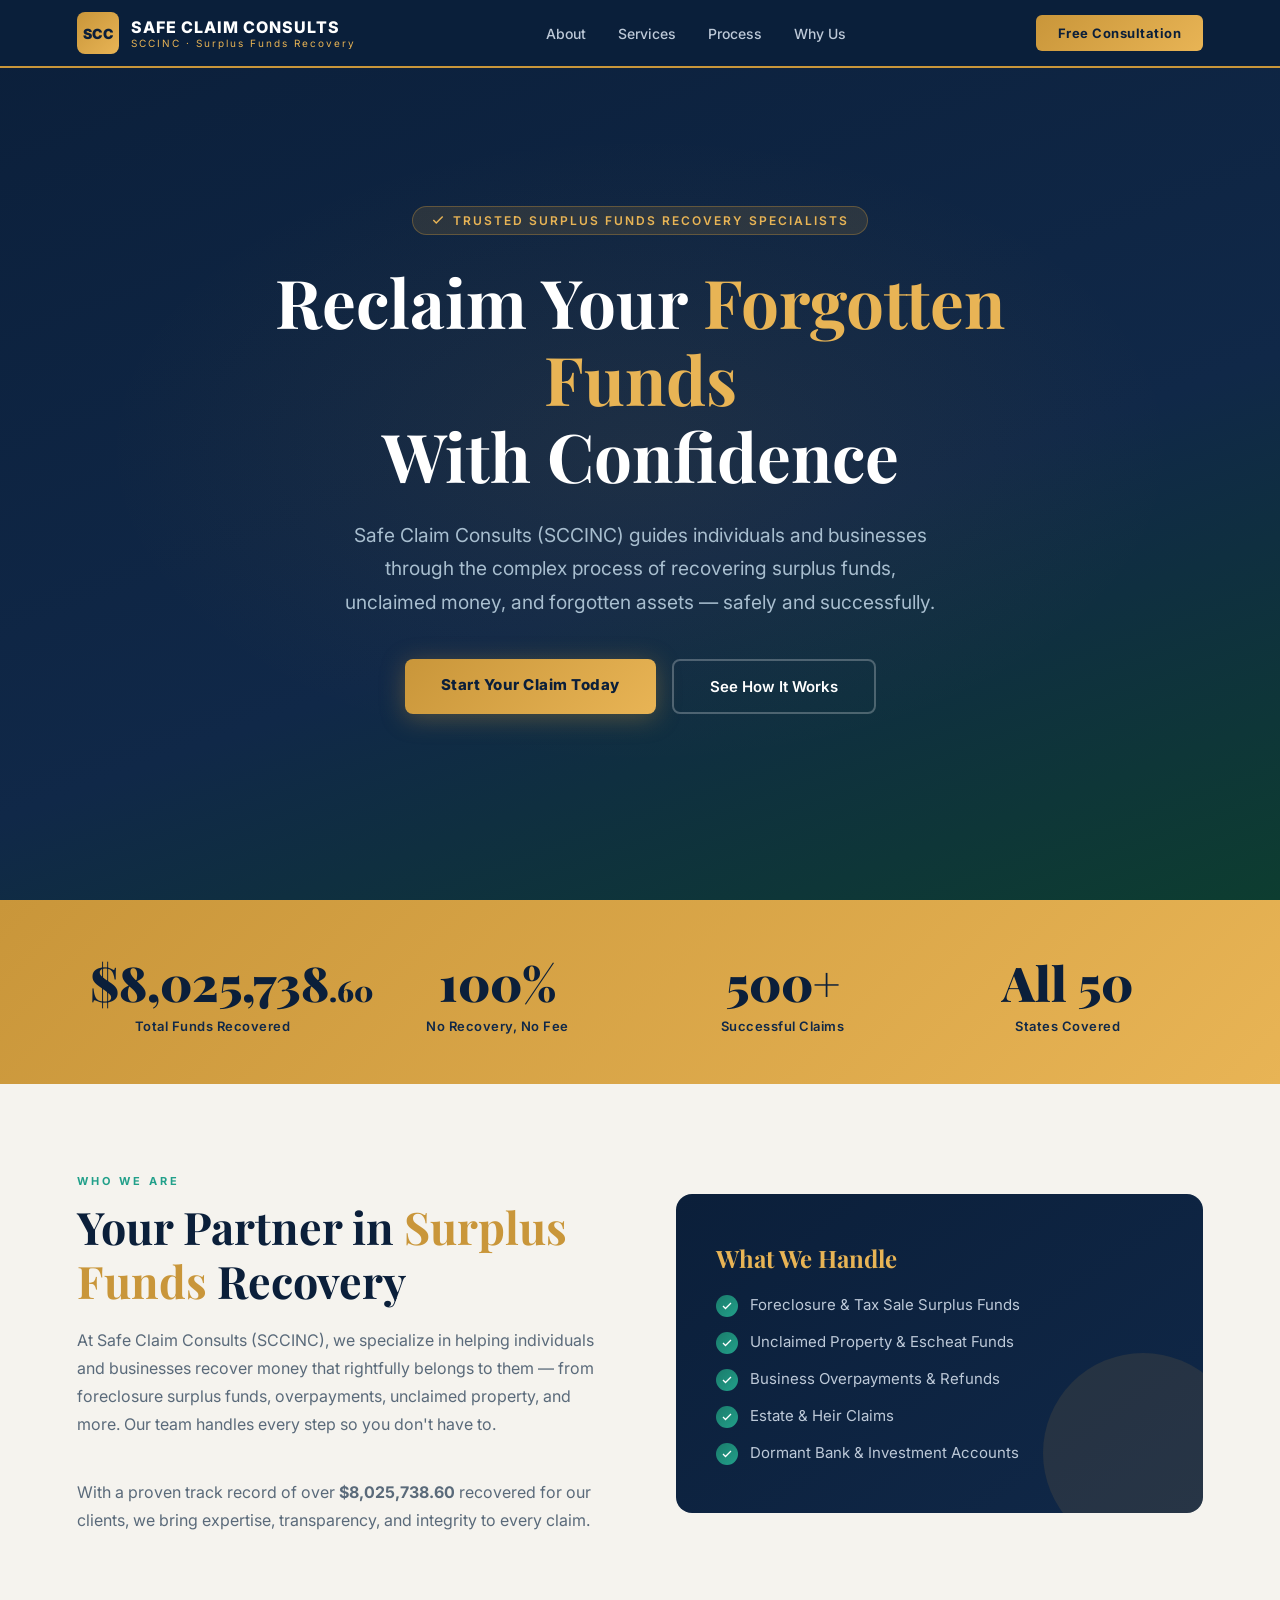
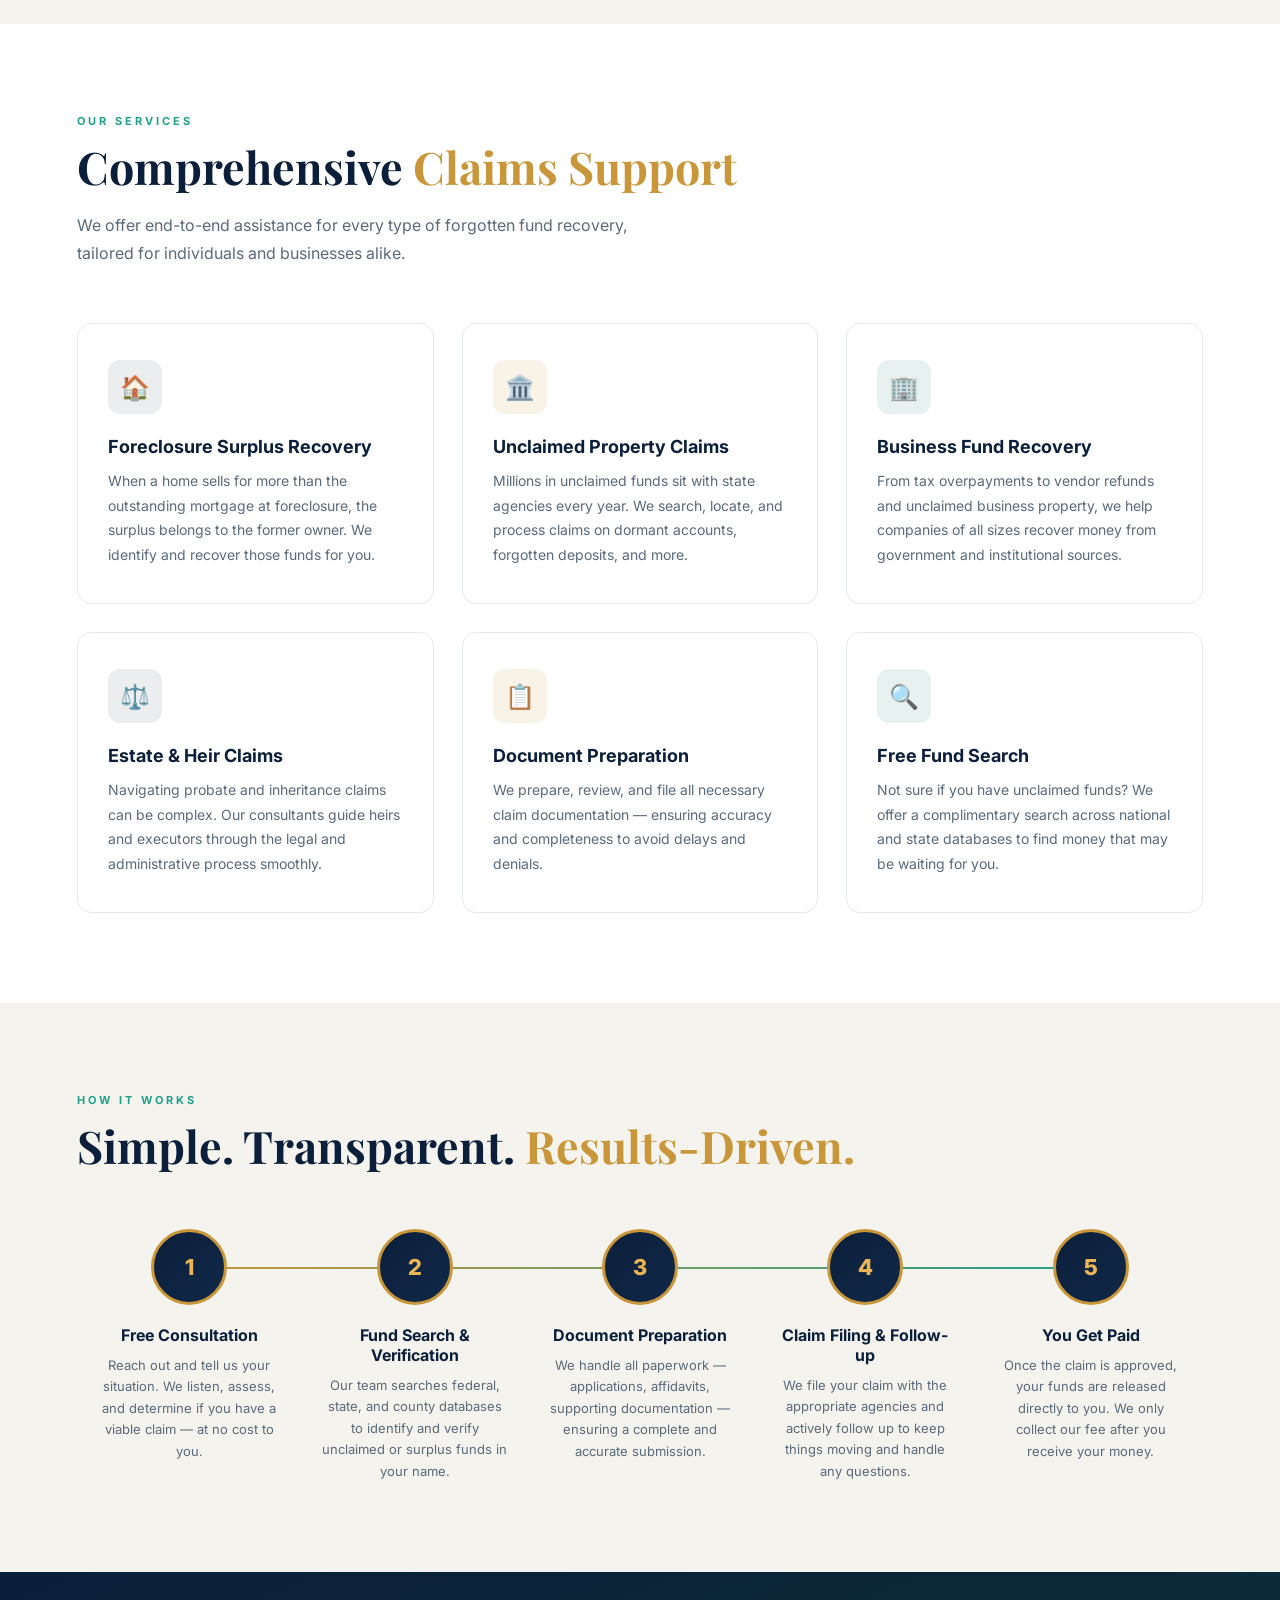
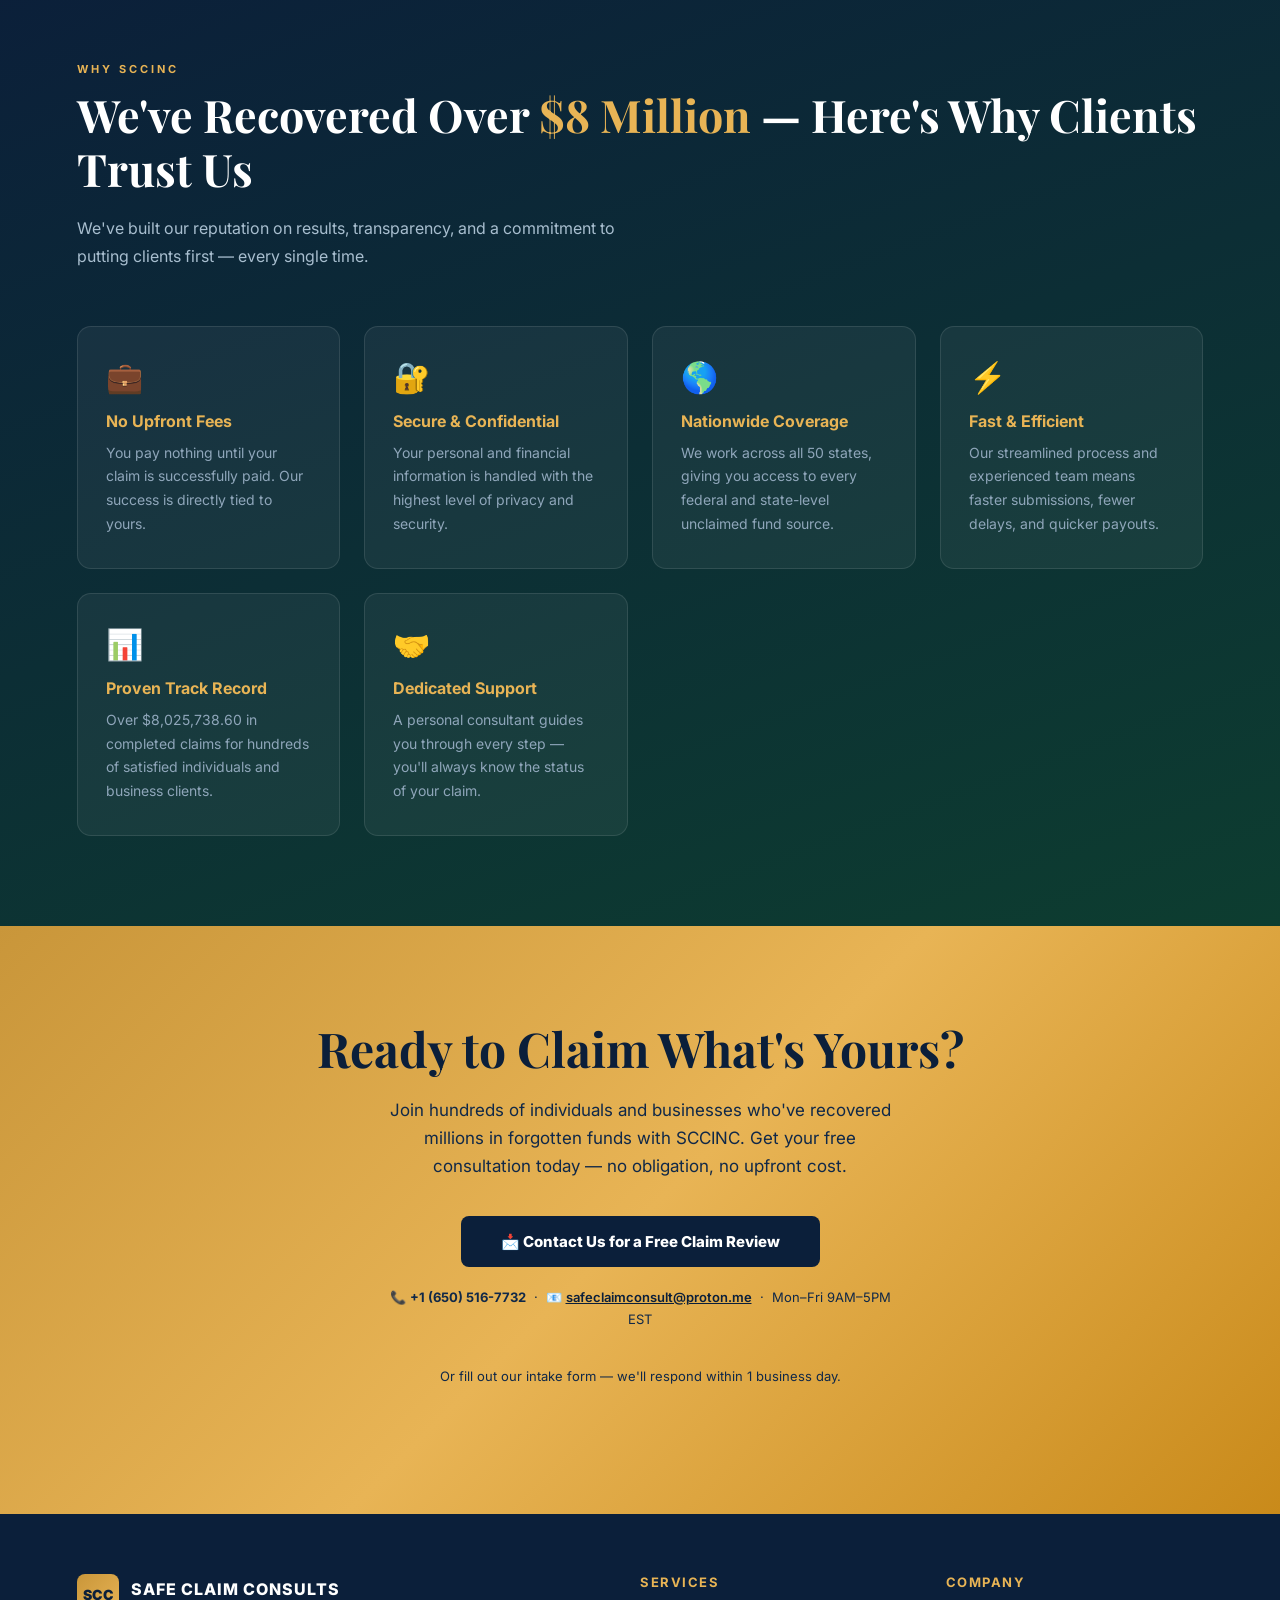
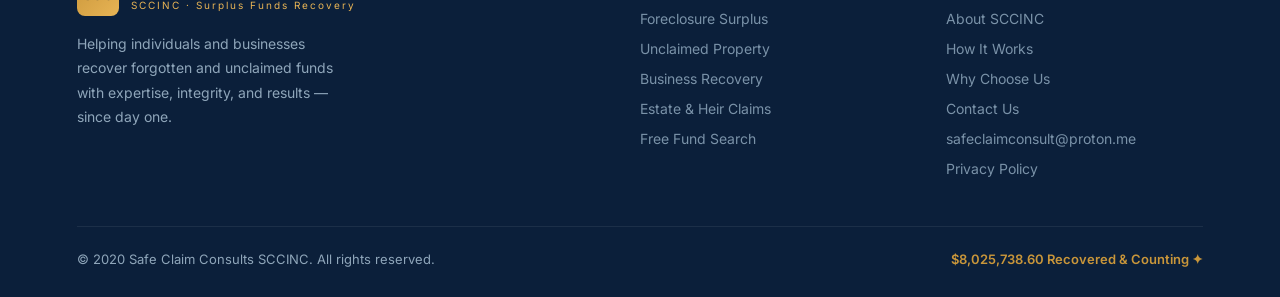
<file: Latest SafeClaim/sccinc.html>
<!DOCTYPE html>
<html lang="en">
<head>
  <meta charset="UTF-8" />
  <meta name="viewport" content="width=device-width, initial-scale=1.0"/>
  <title>Safe Claim Consults – SCCINC</title>
  <link href="https://fonts.googleapis.com/css2?family=Inter:wght@300;400;500;600;700;800;900&family=Playfair+Display:wght@700;800&display=swap" rel="stylesheet"/>
  <style>
    *, *::before, *::after { box-sizing: border-box; margin: 0; padding: 0; }

    :root {
      --navy:    #0B1F3A;
      --navy2:   #102848;
      --gold:    #C9963A;
      --gold2:   #E8B455;
      --teal:    #1A7B6B;
      --teal2:   #22A08A;
      --off-white: #F5F3EE;
      --white:   #FFFFFF;
      --text:    #1C2B3A;
      --muted:   #5A6A7A;
    }

    html { scroll-behavior: smooth; }
    body { font-family: 'Inter', sans-serif; color: var(--text); background: var(--white); }

    /* ── NAV ── */
    nav {
      position: fixed; top: 0; width: 100%; z-index: 100;
      background: rgba(11,31,58,0.97); backdrop-filter: blur(8px);
      display: flex; align-items: center; justify-content: space-between;
      padding: 0 6%; height: 68px;
      border-bottom: 2px solid var(--gold);
    }
    .logo { display: flex; align-items: center; gap: 12px; }
    .logo-badge {
      width: 42px; height: 42px; border-radius: 8px;
      background: linear-gradient(135deg, var(--gold), var(--gold2));
      display: flex; align-items: center; justify-content: center;
      font-weight: 900; font-size: 14px; color: var(--navy); letter-spacing: 0.5px;
    }
    .logo-text { color: var(--white); }
    .logo-text span { display: block; }
    .logo-text .brand { font-size: 16px; font-weight: 800; letter-spacing: 1px; }
    .logo-text .sub { font-size: 10px; font-weight: 400; color: var(--gold2); letter-spacing: 2px; }
    .nav-links { display: flex; gap: 32px; list-style: none; }
    .nav-links a { color: #BDC9D8; text-decoration: none; font-size: 14px; font-weight: 500; transition: color .2s; }
    .nav-links a:hover { color: var(--gold2); }
    .nav-cta {
      background: linear-gradient(135deg, var(--gold), var(--gold2));
      color: var(--navy); padding: 10px 22px; border-radius: 6px;
      font-weight: 700; font-size: 13px; text-decoration: none;
      letter-spacing: 0.5px; transition: opacity .2s;
    }
    .nav-cta:hover { opacity: .88; }

    /* ── HERO ── */
    .hero {
      min-height: 100vh;
      background: linear-gradient(160deg, var(--navy) 0%, var(--navy2) 60%, #0D3D30 100%);
      display: flex; align-items: center; justify-content: center;
      text-align: center; padding: 100px 6% 80px;
      position: relative; overflow: hidden;
    }
    .hero::before {
      content: '';
      position: absolute; inset: 0;
      background: radial-gradient(ellipse 60% 50% at 50% 50%, rgba(201,150,58,0.08) 0%, transparent 70%);
    }
    .hero-content { position: relative; max-width: 820px; }
    .hero-eyebrow {
      display: inline-flex; align-items: center; gap: 8px;
      background: rgba(201,150,58,0.15); border: 1px solid rgba(201,150,58,0.35);
      color: var(--gold2); padding: 6px 18px; border-radius: 50px;
      font-size: 12px; font-weight: 600; letter-spacing: 2px; text-transform: uppercase;
      margin-bottom: 28px;
    }
    .hero h1 {
      font-family: 'Playfair Display', serif;
      font-size: clamp(2.4rem, 6vw, 4.2rem);
      color: var(--white); line-height: 1.15; margin-bottom: 24px;
    }
    .hero h1 em { color: var(--gold2); font-style: normal; }
    .hero p {
      font-size: clamp(1rem, 2vw, 1.2rem); color: #A8BECF;
      max-width: 600px; margin: 0 auto 40px; line-height: 1.75;
    }
    .hero-btns { display: flex; gap: 16px; justify-content: center; flex-wrap: wrap; }
    .btn-primary {
      background: linear-gradient(135deg, var(--gold), var(--gold2));
      color: var(--navy); padding: 16px 36px; border-radius: 8px;
      font-weight: 800; font-size: 15px; text-decoration: none;
      letter-spacing: 0.5px; transition: transform .2s, box-shadow .2s;
      box-shadow: 0 4px 24px rgba(201,150,58,0.35);
    }
    .btn-primary:hover { transform: translateY(-2px); box-shadow: 0 8px 32px rgba(201,150,58,0.5); }
    .btn-outline {
      border: 2px solid rgba(255,255,255,0.25); color: var(--white);
      padding: 16px 36px; border-radius: 8px; font-weight: 600; font-size: 15px;
      text-decoration: none; transition: border-color .2s, background .2s;
    }
    .btn-outline:hover { border-color: var(--gold2); background: rgba(201,150,58,0.08); }

    /* ── STATS BANNER ── */
    .stats-banner {
      background: linear-gradient(135deg, var(--gold) 0%, var(--gold2) 100%);
      padding: 50px 6%;
    }
    .stats-grid {
      max-width: 1100px; margin: 0 auto;
      display: grid; grid-template-columns: repeat(auto-fit, minmax(200px, 1fr));
      gap: 40px; text-align: center;
    }
    .stat-item {}
    .stat-num {
      font-size: clamp(2rem, 4vw, 3rem); font-weight: 900;
      color: var(--navy); font-family: 'Playfair Display', serif;
    }
    .stat-label { font-size: 13px; font-weight: 600; color: var(--navy2); margin-top: 4px; letter-spacing: 0.5px; }

    /* ── SECTIONS ── */
    section { padding: 90px 6%; }
    .section-label {
      font-size: 11px; font-weight: 700; letter-spacing: 3px;
      text-transform: uppercase; color: var(--teal2); margin-bottom: 12px;
    }
    .section-title {
      font-family: 'Playfair Display', serif;
      font-size: clamp(1.8rem, 3.5vw, 2.8rem);
      color: var(--navy); line-height: 1.2; margin-bottom: 18px;
    }
    .section-title em { color: var(--gold); font-style: normal; }
    .section-sub { font-size: 16px; color: var(--muted); line-height: 1.75; max-width: 560px; }
    .container { max-width: 1140px; margin: 0 auto; }

    /* ── ABOUT ── */
    .about { background: var(--off-white); }
    .about-inner { display: grid; grid-template-columns: 1fr 1fr; gap: 72px; align-items: center; }
    .about-visual {
      background: linear-gradient(145deg, var(--navy) 0%, var(--navy2) 100%);
      border-radius: 16px; padding: 48px 40px; color: var(--white);
      position: relative; overflow: hidden;
    }
    .about-visual::after {
      content: '';
      position: absolute; bottom: -40px; right: -40px;
      width: 200px; height: 200px; border-radius: 50%;
      background: rgba(201,150,58,0.12);
    }
    .about-visual h3 { font-family: 'Playfair Display', serif; font-size: 1.5rem; color: var(--gold2); margin-bottom: 20px; }
    .checklist { list-style: none; display: flex; flex-direction: column; gap: 14px; }
    .checklist li { display: flex; gap: 12px; align-items: flex-start; font-size: 15px; color: #BDC9D8; line-height: 1.5; }
    .check-icon { width: 22px; height: 22px; border-radius: 50%; background: linear-gradient(135deg, var(--teal), var(--teal2)); display: flex; align-items: center; justify-content: center; flex-shrink: 0; margin-top: 1px; }
    .check-icon svg { width: 12px; height: 12px; stroke: white; stroke-width: 2.5; fill: none; }

    /* ── SERVICES ── */
    .services { background: var(--white); }
    .services-grid { display: grid; grid-template-columns: repeat(auto-fit, minmax(280px, 1fr)); gap: 28px; margin-top: 56px; }
    .service-card {
      border: 1px solid #E4E9F0; border-radius: 14px; padding: 36px 30px;
      transition: transform .25s, box-shadow .25s, border-color .25s;
      position: relative; overflow: hidden;
    }
    .service-card::before {
      content: ''; position: absolute; top: 0; left: 0; right: 0; height: 3px;
      background: linear-gradient(90deg, var(--gold), var(--teal2));
      transform: scaleX(0); transform-origin: left; transition: transform .3s;
    }
    .service-card:hover { transform: translateY(-6px); box-shadow: 0 16px 48px rgba(11,31,58,0.1); border-color: var(--gold2); }
    .service-card:hover::before { transform: scaleX(1); }
    .svc-icon {
      width: 54px; height: 54px; border-radius: 12px; margin-bottom: 22px;
      display: flex; align-items: center; justify-content: center; font-size: 24px;
    }
    .svc-icon.navy { background: rgba(11,31,58,0.08); }
    .svc-icon.gold  { background: rgba(201,150,58,0.12); }
    .svc-icon.teal  { background: rgba(26,123,107,0.1); }
    .service-card h3 { font-size: 18px; font-weight: 700; color: var(--navy); margin-bottom: 12px; }
    .service-card p  { font-size: 14px; color: var(--muted); line-height: 1.75; }

    /* ── PROCESS ── */
    .process { background: var(--off-white); }
    .process-steps { display: grid; grid-template-columns: repeat(auto-fit, minmax(200px, 1fr)); gap: 0; margin-top: 56px; position: relative; }
    .process-steps::before {
      content: '';
      position: absolute; top: 38px; left: 10%; right: 10%; height: 2px;
      background: linear-gradient(90deg, var(--gold), var(--teal2));
    }
    .step { text-align: center; padding: 0 20px; position: relative; }
    .step-num {
      width: 76px; height: 76px; border-radius: 50%; margin: 0 auto 20px;
      background: linear-gradient(135deg, var(--navy), var(--navy2));
      border: 3px solid var(--gold); display: flex; align-items: center; justify-content: center;
      font-size: 22px; font-weight: 800; color: var(--gold2); position: relative; z-index: 1;
    }
    .step h4 { font-size: 16px; font-weight: 700; color: var(--navy); margin-bottom: 10px; }
    .step p  { font-size: 13px; color: var(--muted); line-height: 1.65; }

    /* ── WHY US ── */
    .why { background: linear-gradient(160deg, var(--navy) 0%, #0D3D30 100%); }
    .why .section-title { color: var(--white); }
    .why .section-label { color: var(--gold2); }
    .why .section-sub { color: #A8BECF; }
    .why-grid { display: grid; grid-template-columns: repeat(auto-fit, minmax(240px, 1fr)); gap: 24px; margin-top: 56px; }
    .why-card {
      background: rgba(255,255,255,0.05); border: 1px solid rgba(255,255,255,0.1);
      border-radius: 14px; padding: 32px 28px; transition: background .2s;
    }
    .why-card:hover { background: rgba(255,255,255,0.09); }
    .why-card .icon { font-size: 30px; margin-bottom: 16px; }
    .why-card h4 { color: var(--gold2); font-size: 16px; font-weight: 700; margin-bottom: 10px; }
    .why-card p  { color: #8FA6BA; font-size: 14px; line-height: 1.7; }

    /* ── CTA ── */
    .cta-section {
      background: linear-gradient(135deg, var(--gold) 0%, var(--gold2) 50%, #C98A1A 100%);
      text-align: center; padding: 90px 6%;
    }
    .cta-section h2 { font-family: 'Playfair Display', serif; font-size: clamp(1.8rem, 4vw, 3rem); color: var(--navy); margin-bottom: 16px; }
    .cta-section p  { font-size: 17px; color: var(--navy2); margin-bottom: 36px; max-width: 520px; margin-left: auto; margin-right: auto; line-height: 1.65; }
    .btn-dark { background: var(--navy); color: var(--white); padding: 16px 40px; border-radius: 8px; font-weight: 800; font-size: 15px; text-decoration: none; transition: opacity .2s; display: inline-block; }
    .btn-dark:hover { opacity: .85; }

    /* ── FOOTER ── */
    footer {
      background: var(--navy); color: #8FA6BA;
      padding: 60px 6% 30px;
    }
    .footer-grid { max-width: 1140px; margin: 0 auto; display: grid; grid-template-columns: 2fr 1fr 1fr; gap: 48px; margin-bottom: 48px; }
    .footer-brand p { font-size: 14px; line-height: 1.75; margin-top: 16px; max-width: 280px; }
    .footer-col h5 { color: var(--gold2); font-size: 13px; font-weight: 700; letter-spacing: 1.5px; text-transform: uppercase; margin-bottom: 18px; }
    .footer-col ul { list-style: none; display: flex; flex-direction: column; gap: 10px; }
    .footer-col ul li a { color: #7A92A8; text-decoration: none; font-size: 14px; transition: color .2s; }
    .footer-col ul li a:hover { color: var(--gold2); }
    .footer-bottom { max-width: 1140px; margin: 0 auto; border-top: 1px solid rgba(255,255,255,0.07); padding-top: 24px; display: flex; justify-content: space-between; align-items: center; flex-wrap: wrap; gap: 12px; font-size: 13px; }
    .footer-bottom .tagline { color: var(--gold); font-weight: 600; }

    @media (max-width: 768px) {
      .nav-links, .nav-cta { display: none; }
      .about-inner { grid-template-columns: 1fr; }
      .footer-grid { grid-template-columns: 1fr; }
      .process-steps::before { display: none; }
    }
  </style>
</head>
<body>

<!-- NAV -->
<nav>
  <div class="logo">
    <div class="logo-badge">SCC</div>
    <div class="logo-text">
      <span class="brand">SAFE CLAIM CONSULTS</span>
      <span class="sub">SCCINC · Surplus Funds Recovery</span>
    </div>
  </div>
  <ul class="nav-links">
    <li><a href="#about">About</a></li>
    <li><a href="#services">Services</a></li>
    <li><a href="#process">Process</a></li>
    <li><a href="#why">Why Us</a></li>
  </ul>
  <a href="#contact" class="nav-cta">Free Consultation</a>
</nav>

<!-- HERO -->
<section class="hero">
  <div class="hero-content">
    <div class="hero-eyebrow">
      <svg width="14" height="14" viewBox="0 0 24 24" fill="none" stroke="currentColor" stroke-width="2.5"><polyline points="20 6 9 17 4 12"/></svg>
      Trusted Surplus Funds Recovery Specialists
    </div>
    <h1>Reclaim Your <em>Forgotten Funds</em><br/>With Confidence</h1>
    <p>Safe Claim Consults (SCCINC) guides individuals and businesses through the complex process of recovering surplus funds, unclaimed money, and forgotten assets — safely and successfully.</p>
    <div class="hero-btns">
      <a href="#contact" class="btn-primary">Start Your Claim Today</a>
      <a href="#process" class="btn-outline">See How It Works</a>
    </div>
  </div>
</section>

<!-- STATS BANNER -->
<div class="stats-banner">
  <div class="stats-grid">
    <div class="stat-item">
      <div class="stat-num">$8,025,738<span style="font-size:60%">.60</span></div>
      <div class="stat-label">Total Funds Recovered</div>
    </div>
    <div class="stat-item">
      <div class="stat-num">100%</div>
      <div class="stat-label">No Recovery, No Fee</div>
    </div>
    <div class="stat-item">
      <div class="stat-num">500+</div>
      <div class="stat-label">Successful Claims</div>
    </div>
    <div class="stat-item">
      <div class="stat-num">All 50</div>
      <div class="stat-label">States Covered</div>
    </div>
  </div>
</div>

<!-- ABOUT -->
<section class="about" id="about">
  <div class="container">
    <div class="about-inner">
      <div>
        <div class="section-label">Who We Are</div>
        <h2 class="section-title">Your Partner in <em>Surplus Funds</em> Recovery</h2>
        <p class="section-sub">At Safe Claim Consults (SCCINC), we specialize in helping individuals and businesses recover money that rightfully belongs to them — from foreclosure surplus funds, overpayments, unclaimed property, and more. Our team handles every step so you don't have to.</p>
        <br/><br/>
        <p class="section-sub">With a proven track record of over <strong>$8,025,738.60</strong> recovered for our clients, we bring expertise, transparency, and integrity to every claim.</p>
      </div>
      <div class="about-visual">
        <h3>What We Handle</h3>
        <ul class="checklist">
          <li>
            <div class="check-icon"><svg viewBox="0 0 24 24"><polyline points="20 6 9 17 4 12"/></svg></div>
            Foreclosure &amp; Tax Sale Surplus Funds
          </li>
          <li>
            <div class="check-icon"><svg viewBox="0 0 24 24"><polyline points="20 6 9 17 4 12"/></svg></div>
            Unclaimed Property &amp; Escheat Funds
          </li>
          <li>
            <div class="check-icon"><svg viewBox="0 0 24 24"><polyline points="20 6 9 17 4 12"/></svg></div>
            Business Overpayments &amp; Refunds
          </li>
          <li>
            <div class="check-icon"><svg viewBox="0 0 24 24"><polyline points="20 6 9 17 4 12"/></svg></div>
            Estate &amp; Heir Claims
          </li>
          <li>
            <div class="check-icon"><svg viewBox="0 0 24 24"><polyline points="20 6 9 17 4 12"/></svg></div>
            Dormant Bank &amp; Investment Accounts
          </li>
        </ul>
      </div>
    </div>
  </div>
</section>

<!-- SERVICES -->
<section class="services" id="services">
  <div class="container">
    <div class="section-label">Our Services</div>
    <h2 class="section-title">Comprehensive <em>Claims Support</em></h2>
    <p class="section-sub">We offer end-to-end assistance for every type of forgotten fund recovery, tailored for individuals and businesses alike.</p>
    <div class="services-grid">
      <div class="service-card">
        <div class="svc-icon navy">🏠</div>
        <h3>Foreclosure Surplus Recovery</h3>
        <p>When a home sells for more than the outstanding mortgage at foreclosure, the surplus belongs to the former owner. We identify and recover those funds for you.</p>
      </div>
      <div class="service-card">
        <div class="svc-icon gold">🏛️</div>
        <h3>Unclaimed Property Claims</h3>
        <p>Millions in unclaimed funds sit with state agencies every year. We search, locate, and process claims on dormant accounts, forgotten deposits, and more.</p>
      </div>
      <div class="service-card">
        <div class="svc-icon teal">🏢</div>
        <h3>Business Fund Recovery</h3>
        <p>From tax overpayments to vendor refunds and unclaimed business property, we help companies of all sizes recover money from government and institutional sources.</p>
      </div>
      <div class="service-card">
        <div class="svc-icon navy">⚖️</div>
        <h3>Estate &amp; Heir Claims</h3>
        <p>Navigating probate and inheritance claims can be complex. Our consultants guide heirs and executors through the legal and administrative process smoothly.</p>
      </div>
      <div class="service-card">
        <div class="svc-icon gold">📋</div>
        <h3>Document Preparation</h3>
        <p>We prepare, review, and file all necessary claim documentation — ensuring accuracy and completeness to avoid delays and denials.</p>
      </div>
      <div class="service-card">
        <div class="svc-icon teal">🔍</div>
        <h3>Free Fund Search</h3>
        <p>Not sure if you have unclaimed funds? We offer a complimentary search across national and state databases to find money that may be waiting for you.</p>
      </div>
    </div>
  </div>
</section>

<!-- PROCESS -->
<section class="process" id="process">
  <div class="container">
    <div class="section-label">How It Works</div>
    <h2 class="section-title">Simple. Transparent. <em>Results-Driven.</em></h2>
    <div class="process-steps">
      <div class="step">
        <div class="step-num">1</div>
        <h4>Free Consultation</h4>
        <p>Reach out and tell us your situation. We listen, assess, and determine if you have a viable claim — at no cost to you.</p>
      </div>
      <div class="step">
        <div class="step-num">2</div>
        <h4>Fund Search &amp; Verification</h4>
        <p>Our team searches federal, state, and county databases to identify and verify unclaimed or surplus funds in your name.</p>
      </div>
      <div class="step">
        <div class="step-num">3</div>
        <h4>Document Preparation</h4>
        <p>We handle all paperwork — applications, affidavits, supporting documentation — ensuring a complete and accurate submission.</p>
      </div>
      <div class="step">
        <div class="step-num">4</div>
        <h4>Claim Filing &amp; Follow-up</h4>
        <p>We file your claim with the appropriate agencies and actively follow up to keep things moving and handle any questions.</p>
      </div>
      <div class="step">
        <div class="step-num">5</div>
        <h4>You Get Paid</h4>
        <p>Once the claim is approved, your funds are released directly to you. We only collect our fee after you receive your money.</p>
      </div>
    </div>
  </div>
</section>

<!-- WHY US -->
<section class="why" id="why">
  <div class="container">
    <div class="section-label">Why SCCINC</div>
    <h2 class="section-title">We've Recovered Over <em style="color:var(--gold2)">$8 Million</em> — Here's Why Clients Trust Us</h2>
    <p class="section-sub">We've built our reputation on results, transparency, and a commitment to putting clients first — every single time.</p>
    <div class="why-grid">
      <div class="why-card">
        <div class="icon">💼</div>
        <h4>No Upfront Fees</h4>
        <p>You pay nothing until your claim is successfully paid. Our success is directly tied to yours.</p>
      </div>
      <div class="why-card">
        <div class="icon">🔐</div>
        <h4>Secure &amp; Confidential</h4>
        <p>Your personal and financial information is handled with the highest level of privacy and security.</p>
      </div>
      <div class="why-card">
        <div class="icon">🌎</div>
        <h4>Nationwide Coverage</h4>
        <p>We work across all 50 states, giving you access to every federal and state-level unclaimed fund source.</p>
      </div>
      <div class="why-card">
        <div class="icon">⚡</div>
        <h4>Fast &amp; Efficient</h4>
        <p>Our streamlined process and experienced team means faster submissions, fewer delays, and quicker payouts.</p>
      </div>
      <div class="why-card">
        <div class="icon">📊</div>
        <h4>Proven Track Record</h4>
        <p>Over $8,025,738.60 in completed claims for hundreds of satisfied individuals and business clients.</p>
      </div>
      <div class="why-card">
        <div class="icon">🤝</div>
        <h4>Dedicated Support</h4>
        <p>A personal consultant guides you through every step — you'll always know the status of your claim.</p>
      </div>
    </div>
  </div>
</section>

<!-- CTA -->
<section class="cta-section" id="contact">
  <h2>Ready to Claim What's Yours?</h2>
  <p>Join hundreds of individuals and businesses who've recovered millions in forgotten funds with SCCINC. Get your free consultation today — no obligation, no upfront cost.</p>
  <a href="#" id="cta-email-btn" class="btn-dark">📩 Contact Us for a Free Claim Review</a>
  <p style="margin-top:20px; font-size:13px; color:var(--navy2);">
    📞 <strong>+1 (650) 516-7732</strong> &nbsp;·&nbsp;
    📧 <span id="cta-email-display" style="font-weight:600;color:var(--navy);cursor:pointer;text-decoration:underline;"></span>
    &nbsp;·&nbsp; Mon–Fri 9AM–5PM EST
  </p>
  <p style="margin-top:8px; font-size:13px; color:var(--navy2);">Or fill out our intake form — we'll respond within 1 business day.</p>
</section>

<!-- FOOTER -->
<footer>
  <div class="footer-grid">
    <div class="footer-brand">
      <div class="logo">
        <div class="logo-badge">SCC</div>
        <div class="logo-text">
          <span class="brand" style="color:white">SAFE CLAIM CONSULTS</span>
          <span class="sub">SCCINC · Surplus Funds Recovery</span>
        </div>
      </div>
      <p>Helping individuals and businesses recover forgotten and unclaimed funds with expertise, integrity, and results — since day one.</p>
    </div>
    <div class="footer-col">
      <h5>Services</h5>
      <ul>
        <li><a href="#">Foreclosure Surplus</a></li>
        <li><a href="#">Unclaimed Property</a></li>
        <li><a href="#">Business Recovery</a></li>
        <li><a href="#">Estate &amp; Heir Claims</a></li>
        <li><a href="#">Free Fund Search</a></li>
      </ul>
    </div>
    <div class="footer-col">
      <h5>Company</h5>
      <ul>
        <li><a href="#">About SCCINC</a></li>
        <li><a href="#">How It Works</a></li>
        <li><a href="#">Why Choose Us</a></li>
        <li><a href="#contact">Contact Us</a></li>
        <li><a href="#" id="footer-email-link" style="word-break:break-all;"></a></li>
        <li><a href="#">Privacy Policy</a></li>
      </ul>
    </div>
  </div>
  <div class="footer-bottom">
    <span>© 2020 Safe Claim Consults SCCINC. All rights reserved.</span>
    <span class="tagline">$8,025,738.60 Recovered &amp; Counting ✦</span
  </div>
</footer>

<script>
// Assemble email at runtime to prevent scanner obfuscation
(function(){
  var u = 'safeclaimconsult';
  var d = 'proton.me';
  var e = u + '@' + d;

  // CTA button
  var btn = document.getElementById('cta-email-btn');
  if(btn){ btn.href = 'mai' + 'lto:' + e; }

  // Visible email display in CTA
  var disp = document.getElementById('cta-email-display');
  if(disp){
    disp.textContent = e;
    disp.onclick = function(){ window.location.href = 'mai'+'lto:'+e; };
  }

  // Footer email link
  var footerEmail = document.getElementById('footer-email-link');
  if(footerEmail){
    footerEmail.href = 'mai'+'lto:'+e;
    footerEmail.textContent = e;
  }
})();
</script>
</body>
</html>
</file>
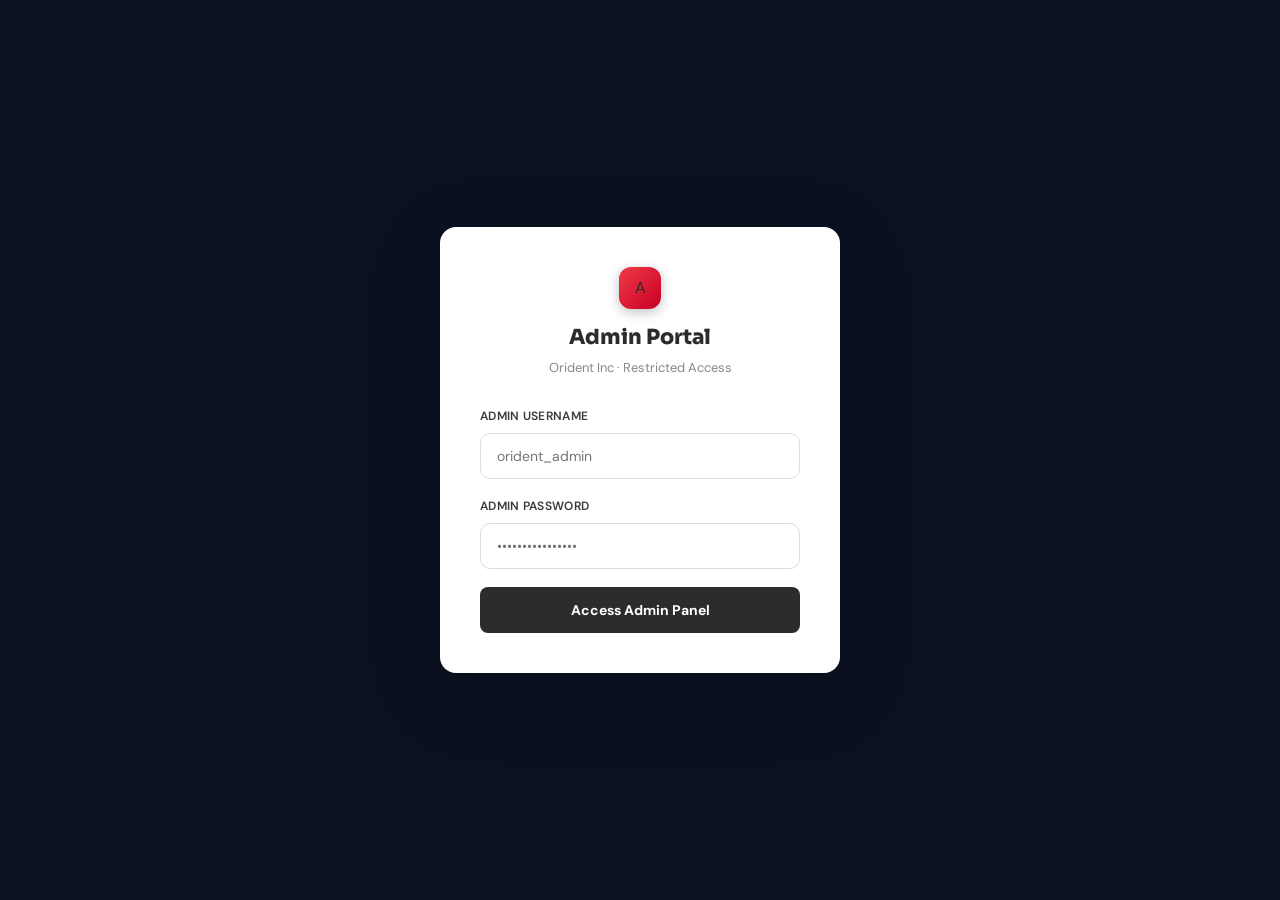
<file: Big Folder/Big Fold/admin.html>
<!DOCTYPE html><html lang="en"><head>
<meta charset="UTF-8"/><meta name="viewport" content="width=device-width,initial-scale=1.0"/>
<title>Admin — Orident Inc</title>
<link href="https://fonts.googleapis.com/css2?family=Sora:wght@300;400;500;600;700;800&family=DM+Sans:ital,wght@0,300;0,400;0,500;0,600;1,400&family=DM+Mono:wght@400;500&display=swap" rel="stylesheet"/>
<link rel="stylesheet" href="shared.css"/>
<style>
body{background:#0B1120;min-height:100vh;}
.admin-login{display:none;align-items:center;justify-content:center;min-height:100vh;padding:20px;}
.admin-login.show{display:flex;}
.admin-login-box{background:white;border-radius:16px;padding:40px;width:100%;max-width:400px;box-shadow:var(--shadow3);}
.admin-wrap{display:none;padding-top:68px;}
.admin-wrap.show{display:block;}
.admin-sidebar{position:fixed;top:68px;left:0;width:220px;height:calc(100vh - 68px);background:var(--ink2);overflow-y:auto;z-index:100;}
.admin-sidebar .s-label{font-size:10px;font-weight:700;letter-spacing:2px;text-transform:uppercase;color:rgba(255,255,255,.3);padding:16px 18px 8px;}
.admin-sidebar .s-item{display:flex;align-items:center;gap:10px;padding:11px 18px;color:rgba(255,255,255,.6);font-size:13px;font-weight:500;cursor:pointer;transition:all .2s;border-radius:0;}
.admin-sidebar .s-item:hover,.admin-sidebar .s-item.active{background:rgba(255,255,255,.08);color:white;}
.admin-content{margin-left:220px;padding:28px;background:var(--surface);min-height:calc(100vh - 68px);}
.admin-section{display:none;}
.admin-section.active{display:block;}
.admin-kpi-grid{display:grid;grid-template-columns:repeat(auto-fill,minmax(200px,1fr));gap:16px;margin-bottom:28px;}
.admin-kpi{background:white;border:1px solid var(--border);border-radius:var(--r);padding:20px;}
.admin-kpi .k-label{font-size:11px;color:var(--muted);font-weight:700;text-transform:uppercase;letter-spacing:.5px;margin-bottom:8px;}
.admin-kpi .k-val{font-family:'DM Mono',monospace;font-size:1.5rem;font-weight:700;color:var(--ink);}
.admin-kpi .k-sub{font-size:11px;color:var(--muted);margin-top:5px;}
.table-wrap{background:white;border:1px solid var(--border);border-radius:var(--r);overflow:auto;}
.users-table{width:100%;border-collapse:collapse;}
.users-table th{font-size:11px;color:var(--muted);letter-spacing:.8px;text-transform:uppercase;padding:12px 16px;border-bottom:1px solid var(--border);text-align:left;background:var(--surface);white-space:nowrap;}
.users-table td{padding:12px 16px;border-bottom:1px solid var(--border);font-size:13px;}
.users-table tr:last-child td{border-bottom:none;}
.action-btns{display:flex;gap:6px;}
.act-btn{padding:5px 12px;border-radius:5px;border:none;font-family:'DM Sans',sans-serif;font-size:11px;font-weight:700;cursor:pointer;transition:all .2s;}
.act-add{background:var(--green2);color:var(--green);}
.act-add:hover{background:var(--green);color:white;}
.act-sub{background:var(--red2);color:var(--red);}
.act-sub:hover{background:var(--red);color:white;}
.act-edit{background:var(--surface);color:var(--ink);}
.act-edit:hover{background:var(--ink);color:white;}
.act-ban{background:var(--surface);color:var(--muted);border:1px solid var(--border);}
.adj-modal .modal-box{max-width:420px;}
.adj-type-grid{display:grid;grid-template-columns:1fr 1fr;gap:10px;margin-bottom:16px;}
.adj-type{padding:12px;border:2px solid var(--border);border-radius:8px;background:white;cursor:pointer;text-align:center;transition:all .2s;}
.adj-type.active{border-color:var(--ink);background:var(--surface);}
.adj-type .icon{font-size:20px;margin-bottom:4px;}
.adj-type .label{font-size:12px;font-weight:700;color:var(--ink);}
.page-editor{background:white;border:1px solid var(--border);border-radius:var(--r);padding:24px;}
.page-field{margin-bottom:20px;}
.page-field label{font-size:12px;font-weight:700;color:var(--ink);text-transform:uppercase;letter-spacing:.3px;display:block;margin-bottom:7px;}
.page-field input,.page-field textarea,.page-field select{width:100%;padding:12px 14px;border:1.5px solid var(--border);border-radius:8px;font-family:'DM Sans',sans-serif;font-size:14px;color:var(--ink);outline:none;}
.page-field input:focus,.page-field textarea:focus{border-color:var(--ink);}
.page-field textarea{min-height:100px;resize:vertical;}
</style>
</head><body>
<div id="toast-container"></div>

<!-- ADMIN LOGIN -->
<div class="admin-login show" id="admin-login-screen">
  <div class="admin-login-box">
    <div style="text-align:center;margin-bottom:28px;">
      <div class="nav-logo-mark" style="margin:0 auto 12px;background:linear-gradient(135deg,#F03A47,#C70025);">A</div>
      <div style="font-family:'Sora',sans-serif;font-weight:800;font-size:1.3rem;color:var(--ink)">Admin Portal</div>
      <div style="font-size:13px;color:var(--muted);margin-top:4px;">Orident Inc · Restricted Access</div>
    </div>
    <div class="alert-box" id="admin-alert" style="display:none;"></div>
    <div class="form-group"><label>Admin Username</label><input type="text" id="admin-user" placeholder="orident_admin"/></div>
    <div class="form-group"><label>Admin Password</label><input type="password" id="admin-pass" placeholder="••••••••••••••••"/></div>
    <button class="btn-primary" style="width:100%;justify-content:center;padding:14px;background:var(--ink);" onclick="adminLogin()">Access Admin Panel</button>
  </div>
</div>

<!-- ADMIN PANEL -->
<div class="admin-wrap" id="admin-panel">
  <nav class="orident-nav" style="background:var(--ink2);border-bottom:1px solid rgba(255,255,255,.1);">
    <a href="#" class="nav-logo"><div class="nav-logo-mark" style="background:linear-gradient(135deg,#F03A47,#C70025);">A</div><span class="nav-logo-text" style="color:white;">Admin<span style="color:var(--red)">Portal</span></span></a>
    <div style="display:flex;align-items:center;gap:12px;">
      <span style="font-size:13px;color:rgba(255,255,255,.5)">🔒 Secured Session</span>
      <a href="index.html" class="btn-ghost" style="color:rgba(255,255,255,.6);border-color:rgba(255,255,255,.2)">← Front Site</a>
      <button onclick="adminLogout()" style="background:none;border:1px solid rgba(255,255,255,.2);color:rgba(255,255,255,.6);padding:8px 16px;border-radius:7px;cursor:pointer;font-family:'DM Sans',sans-serif;font-size:13px;">Sign Out</button>
    </div>
  </nav>

  <div style="display:flex;">
    <div class="admin-sidebar">
      <div class="s-label">Overview</div>
      <div class="s-item active" onclick="showSection('overview',this)"><span>📊</span> Dashboard</div>
      <div class="s-label">Users</div>
      <div class="s-item" onclick="showSection('users',this)"><span>👥</span> All Users</div>
      <div class="s-item" onclick="showSection('accounts',this)"><span>💳</span> Accounts & Balances</div>
      <div class="s-label">Transactions</div>
      <div class="s-item" onclick="showSection('deposits',this)"><span>💰</span> Deposits</div>
      <div class="s-item" onclick="showSection('withdrawals',this)"><span>↑</span> Withdrawals</div>
      <div class="s-item" onclick="showSection('trades',this)"><span>📈</span> Trades</div>
      <div class="s-label">Platform</div>
      <div class="s-item" onclick="showSection('pages',this)"><span>🖊️</span> Edit Page Content</div>
      <div class="s-item" onclick="showSection('payment-methods',this)"><span>💳</span> Payment Methods</div>
      <div class="s-item" onclick="showSection('markets-admin',this)"><span>📉</span> Market Settings</div>
      <div class="s-label">System</div>
      <div class="s-item" onclick="showSection('settings',this)"><span>⚙️</span> Settings</div>
      <div class="s-item" onclick="showSection('logs',this)"><span>📋</span> Activity Logs</div>
    </div>
    <div class="admin-content">

      <!-- OVERVIEW -->
      <div class="admin-section active" id="section-overview">
        <h2 style="font-family:'Sora',sans-serif;font-weight:800;font-size:1.5rem;margin-bottom:20px;">Admin Dashboard</h2>
        <div class="admin-kpi-grid" id="admin-kpis"></div>
        <div style="display:grid;grid-template-columns:1fr 1fr;gap:20px;">
          <div class="table-wrap"><div style="padding:18px;border-bottom:1px solid var(--border);font-family:'Sora',sans-serif;font-weight:700;font-size:14px;">Recent Registrations</div><div id="recent-reg" style="padding:16px;"></div></div>
          <div class="table-wrap"><div style="padding:18px;border-bottom:1px solid var(--border);font-family:'Sora',sans-serif;font-weight:700;font-size:14px;">Recent Deposits</div><div id="recent-dep" style="padding:16px;"></div></div>
        </div>
      </div>

      <!-- USERS -->
      <div class="admin-section" id="section-users">
        <div style="display:flex;justify-content:space-between;align-items:center;margin-bottom:20px;flex-wrap:wrap;gap:12px;">
          <h2 style="font-family:'Sora',sans-serif;font-weight:800;font-size:1.4rem;">All Users</h2>
          <div style="display:flex;gap:10px;"><input type="text" id="user-search" placeholder="Search users..." style="padding:9px 14px;border:1.5px solid var(--border);border-radius:8px;font-family:'DM Sans',sans-serif;font-size:13px;outline:none;" oninput="renderUsers()"/></div>
        </div>
        <div class="table-wrap"><table class="users-table" id="users-table"><thead><tr><th>Name</th><th>Email</th><th>Country</th><th>Balance</th><th>Joined</th><th>Status</th><th>Actions</th></tr></thead><tbody id="users-tbody"></tbody></table></div>
      </div>

      <!-- ACCOUNTS & BALANCES -->
      <div class="admin-section" id="section-accounts">
        <h2 style="font-family:'Sora',sans-serif;font-weight:800;font-size:1.4rem;margin-bottom:20px;">Accounts & Balance Adjustments</h2>
        <div class="table-wrap"><table class="users-table"><thead><tr><th>User</th><th>Email</th><th>Balance</th><th>Total Deposited</th><th>Total Withdrawn</th><th>Account Type</th><th>Adjust</th></tr></thead><tbody id="accounts-tbody"></tbody></table></div>
      </div>

      <!-- DEPOSITS -->
      <div class="admin-section" id="section-deposits">
        <div style="display:flex;align-items:center;justify-content:space-between;margin-bottom:20px;flex-wrap:wrap;gap:12px;">
          <h2 style="font-family:'Sora',sans-serif;font-weight:800;font-size:1.4rem;">Deposit Requests</h2>
          <div style="display:flex;gap:8px;"><button class="act-btn act-add" style="padding:8px 16px;font-size:13px;" onclick="approveAllDeposits()">Approve All Pending</button></div>
        </div>
        <div class="table-wrap"><table class="users-table"><thead><tr><th>User</th><th>Date</th><th>Method</th><th>Amount</th><th>Status</th><th>Action</th></tr></thead><tbody id="deposits-tbody"></tbody></table></div>
      </div>

      <!-- WITHDRAWALS -->
      <div class="admin-section" id="section-withdrawals">
        <div style="display:flex;align-items:center;justify-content:space-between;margin-bottom:20px;flex-wrap:wrap;gap:12px;">
          <h2 style="font-family:'Sora',sans-serif;font-weight:800;font-size:1.4rem;">Withdrawal Requests</h2>
          <span class="badge badge-down" id="pending-wit-badge">0 Pending</span>
        </div>
        <div class="table-wrap"><table class="users-table"><thead><tr><th>User</th><th>Date</th><th>Amount</th><th>Destination</th><th>Status</th><th>Action</th></tr></thead><tbody id="withdrawals-tbody"></tbody></table></div>
      </div>

      <!-- TRADES -->
      <div class="admin-section" id="section-trades">
        <div style="display:flex;align-items:center;justify-content:space-between;margin-bottom:20px;flex-wrap:wrap;gap:12px;">
          <h2 style="font-family:'Sora',sans-serif;font-weight:800;font-size:1.4rem;">Trade Management</h2>
          <button class="act-btn act-add" onclick="showPlaceTradeModal()">+ Place Trade for User</button>
        </div>

        <!-- PLACE TRADE FOR USER MODAL -->
        <div id="place-trade-modal" style="display:none;position:fixed;inset:0;background:rgba(0,0,0,0.55);z-index:9999;align-items:center;justify-content:center;">
          <div style="background:white;border-radius:16px;padding:32px;width:90%;max-width:520px;max-height:90vh;overflow-y:auto;box-shadow:0 20px 80px rgba(0,0,0,0.3);">
            <div style="display:flex;align-items:center;justify-content:space-between;margin-bottom:20px;">
              <h3 style="font-family:'Sora',sans-serif;font-size:18px;font-weight:800;">Place Trade for User</h3>
              <button onclick="document.getElementById('place-trade-modal').style.display='none'" style="background:none;border:none;font-size:22px;cursor:pointer;color:#888;">✕</button>
            </div>
            <div id="place-trade-alert" style="display:none;padding:10px 14px;border-radius:8px;font-size:13px;margin-bottom:16px;"></div>
            <div class="page-field">
              <label>Select User</label>
              <select id="pt-user-select"><option value="">— Select a user —</option></select>
            </div>
            <div style="background:#f5f5f5;border-radius:10px;padding:14px;margin-bottom:16px;" id="pt-user-info" style="display:none;">
              <div style="font-size:12px;color:#888;margin-bottom:4px;">Current Balance</div>
              <div style="font-size:1.4rem;font-weight:800;font-family:'Sora',sans-serif;" id="pt-balance">$0.00</div>
            </div>
            <div class="page-field">
              <label>Asset Symbol</label>
              <select id="pt-symbol">
                <optgroup label="Stocks">
                  <option>AAPL</option><option>MSFT</option><option>GOOGL</option><option>AMZN</option><option>NVDA</option><option>META</option><option>TSLA</option><option>JPM</option><option>V</option><option>MA</option><option>NFLX</option><option>AMD</option><option>QCOM</option><option>ADBE</option><option>CRM</option>
                </optgroup>
                <optgroup label="Crypto">
                  <option>BTC</option><option>ETH</option><option>SOL</option><option>BNB</option><option>XRP</option><option>ADA</option><option>AVAX</option><option>DOGE</option>
                </optgroup>
                <optgroup label="Forex">
                  <option>EUR/USD</option><option>GBP/USD</option><option>USD/JPY</option><option>USD/CHF</option>
                </optgroup>
                <optgroup label="Indices">
                  <option>SPX</option><option>NDX</option><option>DJI</option><option>FTSE</option><option>DAX</option><option>N225</option>
                </optgroup>
                <optgroup label="Commodities">
                  <option>XAUUSD</option><option>XAGUSD</option><option>WTIUSD</option><option>NATGAS</option><option>COPPER</option>
                </optgroup>
                <optgroup label="AI & Biotech">
                  <option>PLTR</option><option>AI</option><option>IONQ</option><option>MRNA</option><option>CRSP</option>
                </optgroup>
                <optgroup label="REITs">
                  <option>SPG</option><option>PLD</option><option>EQIX</option><option>AMT</option><option>VNQ</option>
                </optgroup>
                <optgroup label="Custom">
                  <option value="CUSTOM">Custom Symbol...</option>
                </optgroup>
              </select>
            </div>
            <div class="page-field" id="pt-custom-wrap" style="display:none;">
              <label>Custom Symbol</label>
              <input type="text" id="pt-custom-sym" placeholder="e.g. CUSTOM123"/>
            </div>
            <div style="display:grid;grid-template-columns:1fr 1fr;gap:14px;">
              <div class="page-field">
                <label>Direction</label>
                <select id="pt-direction">
                  <option value="BUY">BUY / Long</option>
                  <option value="SELL">SELL / Short</option>
                </select>
              </div>
              <div class="page-field">
                <label>Order Type</label>
                <select id="pt-order-type">
                  <option value="MARKET">Market Order</option>
                  <option value="LIMIT">Limit Order</option>
                </select>
              </div>
            </div>
            <div style="display:grid;grid-template-columns:1fr 1fr;gap:14px;">
              <div class="page-field">
                <label>Entry Price (USD)</label>
                <input type="number" id="pt-entry" placeholder="e.g. 189.30" step="0.0001"/>
              </div>
              <div class="page-field">
                <label>Quantity / Lots</label>
                <input type="number" id="pt-qty" placeholder="e.g. 10" step="0.01" min="0.01"/>
              </div>
            </div>
            <div style="display:grid;grid-template-columns:1fr 1fr;gap:14px;">
              <div class="page-field">
                <label>Stop Loss (optional)</label>
                <input type="number" id="pt-sl" placeholder="e.g. 180.00" step="0.0001"/>
              </div>
              <div class="page-field">
                <label>Take Profit (optional)</label>
                <input type="number" id="pt-tp" placeholder="e.g. 200.00" step="0.0001"/>
              </div>
            </div>
            <div class="page-field">
              <label>Trade Status</label>
              <select id="pt-status">
                <option value="OPEN">Open (Active Position)</option>
                <option value="CLOSED">Closed (Completed)</option>
                <option value="PENDING">Pending</option>
              </select>
            </div>
            <div class="page-field" id="pt-pnl-wrap">
              <label>P&L Override (if Closed, USD)</label>
              <input type="number" id="pt-pnl" placeholder="e.g. +450.00 or -120.00" step="0.01"/>
            </div>
            <div class="page-field">
              <label>Trade Date/Time</label>
              <input type="datetime-local" id="pt-datetime"/>
            </div>
            <div class="page-field">
              <label>Admin Note (internal only)</label>
              <input type="text" id="pt-note" placeholder="Optional internal note"/>
            </div>
            <div style="background:#fffbeb;border:1px solid #f5c542;border-radius:8px;padding:12px;font-size:12px;color:#7A5800;margin-bottom:18px;">
              ⚠️ This trade will be written directly to the user's portfolio and trade history. Balance will be adjusted if applicable.
            </div>
            <button class="act-btn act-add" style="width:100%;justify-content:center;padding:13px;font-size:15px;" onclick="adminPlaceTrade()">Execute Trade for User</button>
          </div>
        </div>

        <!-- EDIT EXISTING TRADE MODAL -->
        <div id="edit-trade-modal" style="display:none;position:fixed;inset:0;background:rgba(0,0,0,0.55);z-index:9999;align-items:center;justify-content:center;">
          <div style="background:white;border-radius:16px;padding:32px;width:90%;max-width:480px;max-height:90vh;overflow-y:auto;box-shadow:0 20px 80px rgba(0,0,0,0.3);">
            <div style="display:flex;align-items:center;justify-content:space-between;margin-bottom:20px;">
              <h3 style="font-family:'Sora',sans-serif;font-size:18px;font-weight:800;">Edit Trade</h3>
              <button onclick="document.getElementById('edit-trade-modal').style.display='none'" style="background:none;border:none;font-size:22px;cursor:pointer;color:#888;">✕</button>
            </div>
            <div class="page-field"><label>Status</label><select id="et-status"><option value="OPEN">Open</option><option value="CLOSED">Closed</option><option value="PENDING">Pending</option></select></div>
            <div class="page-field"><label>Close Price</label><input type="number" id="et-close-price" placeholder="e.g. 195.00" step="0.0001"/></div>
            <div class="page-field"><label>P&L (USD)</label><input type="number" id="et-pnl" placeholder="e.g. +320.00" step="0.01"/></div>
            <div class="page-field"><label>Admin Note</label><input type="text" id="et-note" placeholder="Optional note"/></div>
            <input type="hidden" id="et-trade-id"/>
            <input type="hidden" id="et-user-email"/>
            <button class="act-btn act-add" style="width:100%;justify-content:center;padding:12px;" onclick="saveTradeEdit()">Save Changes</button>
          </div>
        </div>

        <!-- ALL TRADES TABLE -->
        <div class="table-wrap">
          <table class="users-table">
            <thead><tr><th>User</th><th>Symbol</th><th>Direction</th><th>Qty</th><th>Entry</th><th>P&L</th><th>Status</th><th>Date</th><th>Actions</th></tr></thead>
            <tbody id="trades-tbody"></tbody>
          </table>
        </div>
      </div>

      <!-- PAGE EDITOR -->
      <div class="admin-section" id="section-pages">
        <h2 style="font-family:'Sora',sans-serif;font-weight:800;font-size:1.4rem;margin-bottom:20px;">Edit Page Content</h2>
        <div style="display:grid;grid-template-columns:1fr 1fr;gap:20px;">
          <div class="page-editor">
            <h3 style="font-family:'Sora',sans-serif;font-size:15px;font-weight:700;margin-bottom:18px;">🏠 Homepage Content</h3>
            <div class="page-field"><label>Hero Headline</label><input type="text" value="The Future of Intelligent Investing" id="pg-headline"/></div>
            <div class="page-field"><label>Hero Subtitle</label><textarea id="pg-sub">Trade Stocks, Crypto, Forex, Options, Real Estate, Indices, Commodities, AI & Biotech — all from one powerful platform.</textarea></div>
            <div class="page-field"><label>Stats — Total Volume</label><input type="text" value="$2.4B+" id="pg-vol"/></div>
            <div class="page-field"><label>Stats — Active Investors</label><input type="text" value="801K+" id="pg-users"/></div>
            <button class="btn-primary" style="padding:11px 24px;" onclick="savePage()">Save Changes</button>
          </div>
          <div class="page-editor">
            <h3 style="font-family:'Sora',sans-serif;font-size:15px;font-weight:700;margin-bottom:18px;">⚙️ Platform Settings</h3>
            <div class="page-field"><label>Minimum Deposit ($)</label><input type="number" value="10" id="set-min-dep"/></div>
            <div class="page-field"><label>Minimum Withdrawal ($)</label><input type="number" value="10" id="set-min-wit"/></div>
            <div class="page-field"><label>Copy Trading Commission (%)</label><input type="number" value="10" id="set-commission"/></div>
            <div class="page-field"><label>Welcome Bonus ($)</label><input type="number" value="10000" id="set-bonus"/></div>
            <div class="page-field"><label>Deposit Processing</label><select id="set-dep-mode"><option value="instant">Instant (Simulated)</option><option>Manual Approval</option></select></div>
            <button class="btn-primary" style="padding:11px 24px;" onclick="saveSettings()">Save Settings</button>
          </div>
        </div>
      </div>

      <!-- PAYMENT METHODS EDITOR -->
      <div class="admin-section" id="section-payment-methods">
        <h2 style="font-family:'Sora',sans-serif;font-weight:800;font-size:1.4rem;margin-bottom:6px;">Payment Methods</h2>
        <p style="font-size:14px;color:var(--muted);margin-bottom:24px;">Edit the deposit method details shown to clients on the Deposit page. Changes take effect immediately.</p>

        <div id="payment-methods-list" style="display:flex;flex-direction:column;gap:16px;margin-bottom:28px;"></div>

        <!-- ADD NEW METHOD -->
        <div class="page-editor" style="border:2px dashed var(--border);">
          <h3 style="font-family:'Sora',sans-serif;font-size:15px;font-weight:700;margin-bottom:16px;">➕ Add New Payment Method</h3>
          <div style="display:grid;grid-template-columns:1fr 1fr;gap:12px;">
            <div class="page-field"><label>Method ID (unique, no spaces)</label><input type="text" id="new-pm-id" placeholder="e.g. eth, bnb, wire"/></div>
            <div class="page-field"><label>Icon (emoji)</label><input type="text" id="new-pm-icon" placeholder="🔷"/></div>
            <div class="page-field"><label>Method Name</label><input type="text" id="new-pm-name" placeholder="e.g. Ethereum (ETH)"/></div>
            <div class="page-field"><label>Subtitle</label><input type="text" id="new-pm-sub" placeholder="e.g. ERC-20 Network"/></div>
            <div class="page-field"><label>Badge Text (optional)</label><input type="text" id="new-pm-badge" placeholder="e.g. Fast"/></div>
            <div class="page-field"><label>Badge Color</label><select id="new-pm-badge-color"><option value="var(--green)">Green</option><option value="var(--blue)">Blue</option><option value="var(--gold)">Gold</option><option value="var(--red)">Red</option></select></div>
          </div>
          <div class="page-field"><label>Note (shown below details)</label><input type="text" id="new-pm-note" placeholder="e.g. Funds credited after 12 confirmations"/></div>
          <div id="new-pm-fields" style="margin-bottom:12px;">
            <label style="font-size:11px;font-weight:700;color:var(--ink);text-transform:uppercase;letter-spacing:.3px;display:block;margin-bottom:10px;">Detail Fields</label>
            <div id="new-pm-fields-list" style="display:flex;flex-direction:column;gap:8px;">
              <div style="display:grid;grid-template-columns:1fr 1fr auto;gap:8px;align-items:center;">
                <input type="text" placeholder="Label (e.g. Wallet Address)" style="padding:9px 12px;border:1.5px solid var(--border);border-radius:8px;font-family:'DM Sans',sans-serif;font-size:13px;"/>
                <input type="text" placeholder="Value" style="padding:9px 12px;border:1.5px solid var(--border);border-radius:8px;font-family:'DM Sans',sans-serif;font-size:13px;"/>
                <button onclick="addPMFieldRow()" style="background:var(--green2);border:none;color:var(--green);font-size:18px;width:36px;height:36px;border-radius:8px;cursor:pointer;">+</button>
              </div>
            </div>
          </div>
          <button class="btn-primary" style="padding:11px 24px;" onclick="addPaymentMethod()">Add Payment Method</button>
        </div>
      </div>

      <!-- MARKET SETTINGS -->
      <div class="admin-section" id="section-markets-admin">
        <h2 style="font-family:'Sora',sans-serif;font-weight:800;font-size:1.4rem;margin-bottom:20px;">Market Settings</h2>
        <div class="page-editor">
          <div style="display:grid;grid-template-columns:repeat(4,1fr);gap:14px;margin-bottom:20px;" id="market-toggle-grid"></div>
          <h3 style="font-family:'Sora',sans-serif;font-size:15px;font-weight:700;margin-bottom:16px;">Add Custom Asset</h3>
          <div style="display:grid;grid-template-columns:1fr 1fr 1fr 1fr 1fr;gap:12px;align-items:end;">
            <div class="page-field" style="margin:0"><label>Symbol</label><input type="text" id="new-sym" placeholder="e.g. TSLA"/></div>
            <div class="page-field" style="margin:0"><label>Name</label><input type="text" id="new-name" placeholder="Tesla Inc."/></div>
            <div class="page-field" style="margin:0"><label>Price</label><input type="number" id="new-price" placeholder="248.50"/></div>
            <div class="page-field" style="margin:0"><label>Type</label><select id="new-type"><option value="stocks">Stocks</option><option value="crypto">Crypto</option><option value="forex">Forex</option><option value="commodities">Commodities</option></select></div>
            <button class="btn-primary" style="padding:13px;" onclick="addAsset()">Add Asset</button>
          </div>
        </div>
      </div>

      <!-- SETTINGS -->
      <div class="admin-section" id="section-settings">
        <h2 style="font-family:'Sora',sans-serif;font-weight:800;font-size:1.4rem;margin-bottom:20px;">System Settings</h2>
        <div class="page-editor">
          <div class="page-field"><label>Platform Name</label><input type="text" value="Orident Inc"/></div>
          <div class="page-field"><label>Support Email</label><input type="text" value="oridentinc@proton.me"/></div>
          <div class="page-field"><label>Admin Password</label><input type="password" placeholder="Change admin password..."/></div>
          <button class="btn-primary" style="padding:11px 24px;" onclick="showToast('Settings saved','success','✅')">Save</button>
        </div>
      </div>

      <!-- LOGS -->
      <div class="admin-section" id="section-logs">
        <h2 style="font-family:'Sora',sans-serif;font-weight:800;font-size:1.4rem;margin-bottom:20px;">Activity Logs</h2>
        <div class="table-wrap"><div id="logs-list" style="padding:16px;font-family:'DM Mono',monospace;font-size:12px;color:var(--muted);line-height:2;"></div></div>
      </div>

    </div>
  </div>
</div>

<!-- ADJUST MODAL -->
<div class="modal-overlay adj-modal" id="adj-modal">
  <div class="modal-box">
    <div class="modal-head"><h3>Adjust Balance</h3><button class="modal-close" onclick="closeAdj()">✕</button></div>
    <div class="modal-body">
      <div id="adj-user-info" style="background:var(--surface);border-radius:8px;padding:14px;margin-bottom:18px;font-size:14px;"></div>
      <div class="adj-type-grid">
        <div class="adj-type active" id="adj-add" onclick="setAdjType('add',this)"><div class="icon">➕</div><div class="label">Add Funds</div></div>
        <div class="adj-type" id="adj-sub" onclick="setAdjType('sub',this)"><div class="icon">➖</div><div class="label">Deduct Funds</div></div>
        <div class="adj-type" id="adj-set" onclick="setAdjType('set',this)"><div class="icon">✏️</div><div class="label">Set Balance</div></div>
        <div class="adj-type" id="adj-bonus" onclick="setAdjType('bonus',this)"><div class="icon">🎁</div><div class="label">Add Bonus</div></div>
      </div>
      <div class="form-group"><label>Amount (USD)</label><input type="number" id="adj-amount" placeholder="Enter amount..."/></div>
      <div class="form-group"><label>Internal Note</label><input type="text" id="adj-note" placeholder="Reason for adjustment..."/></div>
      <button class="btn-primary" style="width:100%;justify-content:center;padding:14px;" onclick="confirmAdj()">Apply Adjustment</button>
    </div>
  </div>
</div>

<script src="shared.js"></script>
<script>
const ADMIN_CREDS={user:'orident_admin',pass:'OridentAdmin2025'};
let adjTarget=null,adjType='add',adminLogs=[];

function adminLogin(){
  const u=document.getElementById('admin-user').value;
  const p=document.getElementById('admin-pass').value;
  if(u===ADMIN_CREDS.user&&p===ADMIN_CREDS.pass){
    document.getElementById('admin-login-screen').classList.remove('show');
    document.getElementById('admin-panel').classList.add('show');
    initAdmin();
    log('Admin logged in');
  } else {
    const el=document.getElementById('admin-alert');
    el.className='alert-box error';el.textContent='Invalid credentials.';el.style.display='block';
  }
}
function adminLogout(){document.getElementById('admin-panel').classList.remove('show');document.getElementById('admin-login-screen').classList.add('show');}

function initAdmin(){
  renderAdminKPIs();renderUsers();renderAccounts();renderDeposits();renderWithdrawals();renderMarketToggles();renderLogs();renderOverviewWidgets();
}

function showSection(s,el){
  document.querySelectorAll('.admin-section').forEach(sec=>sec.classList.remove('active'));
  document.querySelectorAll('.s-item').forEach(i=>i.classList.remove('active'));
  document.getElementById('section-'+s).classList.add('active');
  el.classList.add('active');
  if(s==='users') renderUsers();
  if(s==='accounts') renderAccounts();
  if(s==='deposits') renderDeposits();
  if(s==='withdrawals') renderWithdrawals();
  if(s==='logs') renderLogs();
}

function getUsers(){return Object.values(JSON.parse(localStorage.getItem('orident_users')||'{}'));}

function renderAdminKPIs(){
  const users=getUsers();
  const totalBal=users.reduce((s,u)=>s+(u.balance||0),0);
  const totalDep=users.reduce((s,u)=>s+((u.deposits||[]).reduce((a,d)=>a+d.amount,0)),0);
  const pendingWit=users.reduce((s,u)=>s+((u.withdrawals||[]).filter(w=>w.status==='pending').length),0);
  document.getElementById('admin-kpis').innerHTML=`
    <div class="admin-kpi"><div class="k-label">Total Users</div><div class="k-val">${users.length}</div><div class="k-sub">Registered accounts</div></div>
    <div class="admin-kpi"><div class="k-label">Total Balance</div><div class="k-val">$${fmt(totalBal)}</div><div class="k-sub">All user accounts</div></div>
    <div class="admin-kpi"><div class="k-label">Total Deposits</div><div class="k-val">$${fmt(totalDep)}</div><div class="k-sub">All time</div></div>
    <div class="admin-kpi"><div class="k-label">Pending Withdrawals</div><div class="k-val" style="color:${pendingWit>0?'var(--red)':'var(--green)'}">${pendingWit}</div><div class="k-sub">Awaiting approval</div></div>
    <div class="admin-kpi"><div class="k-label">Active Markets</div><div class="k-val">8</div><div class="k-sub">Asset classes</div></div>
  `;
}

function renderOverviewWidgets(){
  const users=getUsers();
  document.getElementById('recent-reg').innerHTML=users.slice(-5).reverse().map(u=>`<div style="display:flex;justify-content:space-between;padding:8px 0;border-bottom:1px solid var(--border);font-size:13px;"><span style="font-weight:600">${u.firstName} ${u.lastName}</span><span style="color:var(--muted)">${u.country||'—'}</span></div>`).join('')||'<p style="color:var(--muted);font-size:13px;">No users yet.</p>';
  const allDeps=users.flatMap(u=>(u.deposits||[]).map(d=>({...d,name:u.firstName+' '+u.lastName})));
  document.getElementById('recent-dep').innerHTML=allDeps.slice(-5).reverse().map(d=>`<div style="display:flex;justify-content:space-between;padding:8px 0;border-bottom:1px solid var(--border);font-size:13px;"><span style="font-weight:600">${d.name}</span><span style="color:var(--green);font-family:'DM Mono',monospace">+$${fmt(d.amount)}</span></div>`).join('')||'<p style="color:var(--muted);font-size:13px;">No deposits yet.</p>';
}

function renderUsers(){
  const q=(document.getElementById('user-search')?.value||'').toLowerCase();
  const users=getUsers().filter(u=>!q||(u.email||'').includes(q)||(u.firstName||'').toLowerCase().includes(q));
  document.getElementById('users-tbody').innerHTML=users.length?users.map(u=>`<tr>
    <td style="font-weight:600">${u.firstName||''} ${u.lastName||''}</td>
    <td style="color:var(--muted)">${u.email}</td>
    <td>${u.country||'—'}</td>
    <td style="font-family:'DM Mono',monospace;font-weight:700;color:var(--green)">$${fmt(u.balance||0)}</td>
    <td style="color:var(--muted)">${u.joinDate?new Date(u.joinDate).toLocaleDateString():'—'}</td>
    <td><span class="status-badge status-completed">Active</span></td>
    <td><div class="action-btns"><button class="act-btn act-edit" onclick="openAdj('${u.email}')">Adjust</button><button class="act-btn act-ban">Suspend</button></div></td>
  </tr>`).join(''):'<tr><td colspan="7" style="text-align:center;padding:28px;color:var(--muted)">No users registered yet.</td></tr>';
}

function renderAccounts(){
  const users=getUsers();
  document.getElementById('accounts-tbody').innerHTML=users.length?users.map(u=>{
    const totDep=(u.deposits||[]).reduce((s,d)=>s+d.amount,0);
    const totWit=(u.withdrawals||[]).reduce((s,w)=>s+w.amount,0);
    return `<tr>
      <td style="font-weight:600">${u.firstName||''} ${u.lastName||''}</td>
      <td style="color:var(--muted)">${u.email}</td>
      <td style="font-family:'DM Mono',monospace;font-weight:700">$${fmt(u.balance||0)}</td>
      <td style="color:var(--green);font-family:'DM Mono',monospace">$${fmt(totDep)}</td>
      <td style="color:var(--red);font-family:'DM Mono',monospace">$${fmt(totWit)}</td>
      <td><span class="badge badge-blue">Standard</span></td>
      <td><button class="act-btn act-add" onclick="openAdj('${u.email}')">Adjust Balance</button></td>
    </tr>`;
  }).join(''):'<tr><td colspan="7" style="text-align:center;padding:28px;color:var(--muted)">No accounts yet.</td></tr>';
}

function renderDeposits(){
  const users=getUsers();
  const allDeps=users.flatMap(u=>(u.deposits||[]).map(d=>({...d,email:u.email,name:u.firstName+' '+u.lastName})));
  document.getElementById('deposits-tbody').innerHTML=allDeps.length?allDeps.reverse().map(d=>`<tr>
    <td style="font-weight:600">${d.name}<div style="font-size:11px;color:var(--muted)">${d.email}</div></td>
    <td style="color:var(--muted)">${new Date(d.date).toLocaleDateString()}</td>
    <td>${d.method||'—'}</td>
    <td style="font-family:'DM Mono',monospace;font-weight:700;color:var(--green)">$${fmt(d.amount)}</td>
    <td><span class="status-badge status-${d.status}">${d.status}</span></td>
    <td><button class="act-btn act-add" onclick="showToast('Deposit approved','success','✅')">Approve</button></td>
  </tr>`).join(''):'<tr><td colspan="6" style="text-align:center;padding:28px;color:var(--muted)">No deposits yet.</td></tr>';
}

function renderWithdrawals(){
  const users=getUsers();
  const allWits=users.flatMap(u=>(u.withdrawals||[]).map(w=>({...w,email:u.email,name:u.firstName+' '+u.lastName})));
  const pending=allWits.filter(w=>w.status==='pending').length;
  const badge=document.getElementById('pending-wit-badge');
  if(badge) badge.textContent=pending+' Pending';
  document.getElementById('withdrawals-tbody').innerHTML=allWits.length?allWits.reverse().map(w=>`<tr>
    <td style="font-weight:600">${w.name}<div style="font-size:11px;color:var(--muted)">${w.email}</div></td>
    <td style="color:var(--muted)">${new Date(w.date).toLocaleDateString()}</td>
    <td style="font-family:'DM Mono',monospace;font-weight:700;color:var(--red)">$${fmt(w.amount)}</td>
    <td style="color:var(--muted);font-size:12px">${w.dest||'—'}</td>
    <td><span class="status-badge status-${w.status}">${w.status}</span></td>
    <td><div class="action-btns">
      ${w.status==='pending'?`<button class="act-btn act-add" onclick="approveWit('${w.email}','${w.date}')">Approve</button><button class="act-btn act-sub" onclick="denyWit('${w.email}','${w.date}')">Deny</button>`:'<span style="color:var(--muted);font-size:12px">Processed</span>'}
    </div></td>
  </tr>`).join(''):'<tr><td colspan="6" style="text-align:center;padding:28px;color:var(--muted)">No withdrawals yet.</td></tr>';
}

function approveWit(email,date){
  const users=JSON.parse(localStorage.getItem('orident_users')||'{}');
  if(users[email]){
    const wit=users[email].withdrawals?.find(w=>w.date===date);
    if(wit){wit.status='completed';localStorage.setItem('orident_users',JSON.stringify(users));}
  }
  showToast('Withdrawal approved','success','✅');renderWithdrawals();log('Withdrawal approved for '+email);
}
function denyWit(email,date){
  const users=JSON.parse(localStorage.getItem('orident_users')||'{}');
  if(users[email]){
    const wit=users[email].withdrawals?.find(w=>w.date===date);
    if(wit){
      users[email].balance=(users[email].balance||0)+wit.amount;
      wit.status='failed';
      localStorage.setItem('orident_users',JSON.stringify(users));
    }
  }
  showToast('Withdrawal denied, funds returned','error','❌');renderWithdrawals();
}
function approveAllDeposits(){showToast('All pending deposits approved','success','✅');renderDeposits();}

function openAdj(email){
  const users=JSON.parse(localStorage.getItem('orident_users')||'{}');
  adjTarget=users[email];
  if(!adjTarget)return;
  document.getElementById('adj-user-info').innerHTML=`<strong>${adjTarget.firstName} ${adjTarget.lastName}</strong> · ${email}<br/><span style="color:var(--muted)">Current Balance: </span><strong>$${fmt(adjTarget.balance||0)}</strong>`;
  adjType='add';
  ['add','sub','set','bonus'].forEach(t=>document.getElementById('adj-'+t).classList.toggle('active',t==='add'));
  document.getElementById('adj-amount').value='';
  document.getElementById('adj-note').value='';
  document.getElementById('adj-modal').classList.add('open');
}
function closeAdj(){document.getElementById('adj-modal').classList.remove('open');}
function setAdjType(t,el){
  adjType=t;
  ['add','sub','set','bonus'].forEach(x=>document.getElementById('adj-'+x).classList.remove('active'));
  el.classList.add('active');
}
function confirmAdj(){
  const amt=parseFloat(document.getElementById('adj-amount').value)||0;
  if(!amt){showToast('Enter an amount','error','⚠️');return;}
  const users=JSON.parse(localStorage.getItem('orident_users')||'{}');
  const u=users[adjTarget.email];
  if(!u)return;
  if(adjType==='add'||adjType==='bonus') u.balance=(u.balance||0)+amt;
  else if(adjType==='sub') u.balance=Math.max(0,(u.balance||0)-amt);
  else if(adjType==='set') u.balance=amt;
  localStorage.setItem('orident_users',JSON.stringify(users));
  closeAdj();
  showToast('Balance updated: $'+fmt(u.balance),'success','✅');
  log(`Balance adjusted for ${u.email}: ${adjType} $${amt}`);
  renderAdminKPIs();renderAccounts();renderUsers();
}
document.getElementById('adj-modal').addEventListener('click',e=>{if(e.target===e.currentTarget)closeAdj();});

function renderMarketToggles(){
  const markets=['Stocks','Crypto','Forex','Indices','Commodities','REITs','Real Estate','AI & Biotech'];
  document.getElementById('market-toggle-grid').innerHTML=markets.map(m=>`
    <div style="background:var(--surface);border:1px solid var(--border);border-radius:8px;padding:14px;display:flex;align-items:center;justify-content:space-between;">
      <span style="font-size:13px;font-weight:600">${m}</span>
      <div style="width:36px;height:20px;background:var(--green);border-radius:10px;cursor:pointer;position:relative;transition:background .2s;" onclick="toggleMarket(this)">
        <div style="width:16px;height:16px;background:white;border-radius:50%;position:absolute;top:2px;right:2px;transition:right .2s;box-shadow:0 1px 4px rgba(0,0,0,.2);"></div>
      </div>
    </div>`).join('');
}
function toggleMarket(el){el.style.background=el.style.background==='var(--green)'?'var(--border)':'var(--green)';showToast('Market setting updated','success','✅');}

function addAsset(){
  const sym=document.getElementById('new-sym').value.trim();
  const name=document.getElementById('new-name').value.trim();
  const price=parseFloat(document.getElementById('new-price').value)||0;
  const type=document.getElementById('new-type').value;
  if(!sym||!name||!price){showToast('Fill in all fields','error','⚠️');return;}
  ASSETS[type].push({sym,name,price,chg:0,pct:0,sector:'Custom'});
  showToast(sym+' added to '+type,'success','✅');
  ['new-sym','new-name','new-price'].forEach(id=>document.getElementById(id).value='');
  log('Asset added: '+sym+' ('+type+')');
}

function log(msg){adminLogs.unshift('['+new Date().toLocaleTimeString()+'] '+msg);renderLogs();}
function renderLogs(){const el=document.getElementById('logs-list');if(el)el.innerHTML=adminLogs.length?adminLogs.join('<br/>'):'No activity logged yet.';}
function savePage(){showToast('Page content saved','success','✅');log('Homepage content updated');}
function saveSettings(){showToast('Platform settings saved','success','✅');log('Platform settings updated');}

// ── PAYMENT METHODS ADMIN ──────────────────────────────────────
const DEFAULT_PM = [
  {id:'bank',icon:'🏦',name:'Bank Transfer',sub:'ACH / SWIFT Wire',badge:'No Fee',badgeColor:'var(--green)',note:'Bank transfers take 1–3 business days to reflect in your account.',fields:[{label:'Bank Name',val:'Chase Bank, N.A.'},{label:'Account Name',val:'Orident Inc LLC'},{label:'Account Number',val:'****4892'},{label:'Routing Number (ACH)',val:'021000021'},{label:'SWIFT Code',val:'CHASUS33'},{label:'Reference',val:'Use your registered email as reference'}]},
  {id:'card',icon:'💳',name:'Card Payment',sub:'Visa / Mastercard / Amex',badge:'Instant',badgeColor:'#3A3A3A',note:'Card deposits are credited instantly to your Orident account.',fields:[{label:'Accepted Cards',val:'Visa, Mastercard, American Express'},{label:'Processing Fee',val:'2.5%'},{label:'Min Deposit',val:'$50'},{label:'Max per Transaction',val:'$10,000'}]},
  {id:'usdt',icon:'💠',name:'USDT (TRC-20)',sub:'Tether Stablecoin',badge:'Fast',badgeColor:'var(--green)',note:'USDT deposits are credited after 12 network confirmations.',fields:[{label:'Network',val:'TRON (TRC-20)'},{label:'Wallet Address',val:'TQn9Y2khEsLJW1ChVWFMSMeRDow5LQMA7J'},{label:'Minimum',val:'$50 USDT'},{label:'Confirmations Required',val:'12'}]},
  {id:'btc',icon:'₿',name:'Bitcoin (BTC)',sub:'Cryptocurrency',badge:'No Fee',badgeColor:'var(--gold)',note:'BTC deposits are credited after 3 network confirmations (~30–60 min).',fields:[{label:'Network',val:'Bitcoin (BTC) — Native SegWit'},{label:'Wallet Address',val:'bc1qxy2kgdygjrsqtzq2n0yrf2493p83kkfjhx0wlh'},{label:'Minimum',val:'$100 USD equivalent'},{label:'Confirmations Required',val:'3'}]},
  {id:'paypal',icon:'🅿️',name:'PayPal',sub:'PayPal Transfer',badge:'Instant',badgeColor:'#3A3A3A',note:'Send to the PayPal email above and include your registered email in the note field.',fields:[{label:'PayPal Email',val:'payments@oridentinc.com'},{label:'Processing Fee',val:'None'},{label:'Min Deposit',val:'$20'},{label:'Note',val:'Include your registered email in the PayPal note'}]},
];

function getPMethods(){try{const s=localStorage.getItem('orident_payment_methods');return s?JSON.parse(s):[...DEFAULT_PM];}catch(e){return[...DEFAULT_PM];}}
function savePMethods(arr){localStorage.setItem('orident_payment_methods',JSON.stringify(arr));}

function renderPaymentMethods(){
  const el=document.getElementById('payment-methods-list');
  if(!el) return;
  const methods=getPMethods();
  if(!methods.length){el.innerHTML='<p style="color:var(--muted);font-size:14px;">No payment methods configured.</p>';return;}
  el.innerHTML=methods.map((m,i)=>`
    <div style="background:white;border:1px solid var(--border);border-radius:12px;overflow:hidden;">
      <div style="padding:16px 20px;display:flex;align-items:center;justify-content:space-between;border-bottom:1px solid var(--surface);background:var(--surface);">
        <div style="display:flex;align-items:center;gap:12px;">
          <span style="font-size:24px;">${m.icon}</span>
          <div><div style="font-weight:700;font-size:15px;color:var(--ink);">${m.name}</div><div style="font-size:12px;color:var(--muted);">${m.sub} · ID: ${m.id}</div></div>
        </div>
        <div style="display:flex;gap:8px;align-items:center;">
          <span style="background:${m.badgeColor}20;color:${m.badgeColor};padding:3px 10px;border-radius:10px;font-size:11px;font-weight:700;">${m.badge||''}</span>
          <button onclick="togglePMEdit(${i})" style="padding:7px 14px;background:var(--surface);color:var(--ink);border:none;border-radius:8px;font-weight:600;font-size:12px;cursor:pointer;">Edit</button>
          <button onclick="deletePM(${i})" style="padding:7px 14px;background:var(--red2);color:var(--red);border:none;border-radius:8px;font-weight:600;font-size:12px;cursor:pointer;">Delete</button>
        </div>
      </div>
      <div id="pm-edit-${i}" style="display:none;padding:20px;">
        <div style="display:grid;grid-template-columns:1fr 1fr;gap:12px;margin-bottom:14px;">
          <div class="page-field" style="margin:0;"><label>Icon</label><input type="text" id="pm-icon-${i}" value="${m.icon}"/></div>
          <div class="page-field" style="margin:0;"><label>Method Name</label><input type="text" id="pm-name-${i}" value="${m.name}"/></div>
          <div class="page-field" style="margin:0;"><label>Subtitle</label><input type="text" id="pm-sub-${i}" value="${m.sub}"/></div>
          <div class="page-field" style="margin:0;"><label>Badge Text</label><input type="text" id="pm-badge-${i}" value="${m.badge||''}"/></div>
        </div>
        <div class="page-field"><label>Note</label><input type="text" id="pm-note-${i}" value="${m.note||''}"/></div>
        <label style="font-size:11px;font-weight:700;color:var(--ink);text-transform:uppercase;letter-spacing:.3px;display:block;margin-bottom:10px;">Detail Fields</label>
        <div id="pm-fields-${i}" style="display:flex;flex-direction:column;gap:8px;margin-bottom:14px;">
          ${m.fields.map((f,fi)=>`
            <div style="display:grid;grid-template-columns:1fr 1fr auto;gap:8px;align-items:center;">
              <input type="text" value="${f.label}" id="pm-fl-${i}-${fi}" placeholder="Label" style="padding:9px 12px;border:1.5px solid var(--border);border-radius:8px;font-family:'DM Sans',sans-serif;font-size:13px;"/>
              <input type="text" value="${f.val}" id="pm-fv-${i}-${fi}" placeholder="Value" style="padding:9px 12px;border:1.5px solid var(--border);border-radius:8px;font-family:'DM Sans',sans-serif;font-size:13px;"/>
              <button onclick="removePMField(${i},${fi})" style="background:var(--red2);border:none;color:var(--red);font-size:16px;width:36px;height:36px;border-radius:8px;cursor:pointer;">✕</button>
            </div>`).join('')}
        </div>
        <div style="display:flex;gap:10px;flex-wrap:wrap;">
          <button onclick="addPMFieldToExisting(${i})" style="padding:8px 16px;background:var(--green2);color:var(--green);border:none;border-radius:8px;font-weight:600;font-size:13px;cursor:pointer;">+ Add Field</button>
          <button onclick="savePMEdit(${i})" class="btn-primary" style="padding:9px 20px;">Save Changes</button>
        </div>
      </div>
    </div>`).join('');
}

function togglePMEdit(i){
  const el=document.getElementById('pm-edit-'+i);
  el.style.display=el.style.display==='none'?'block':'none';
}

function savePMEdit(i){
  const methods=getPMethods();
  const m=methods[i];
  m.icon=document.getElementById('pm-icon-'+i).value;
  m.name=document.getElementById('pm-name-'+i).value;
  m.sub=document.getElementById('pm-sub-'+i).value;
  m.badge=document.getElementById('pm-badge-'+i).value;
  m.note=document.getElementById('pm-note-'+i).value;
  // Collect fields
  const fieldRows=document.getElementById('pm-fields-'+i).querySelectorAll('[id^="pm-fl-'+i+'"]');
  m.fields=Array.from(fieldRows).map((_,fi)=>({
    label:document.getElementById('pm-fl-'+i+'-'+fi)?.value||'',
    val:document.getElementById('pm-fv-'+i+'-'+fi)?.value||''
  })).filter(f=>f.label);
  methods[i]=m;
  savePMethods(methods);
  renderPaymentMethods();
  showToast(m.name+' updated successfully','success','✅');
  log('Payment method updated: '+m.name);
}

function deletePM(i){
  const methods=getPMethods();
  const name=methods[i].name;
  if(!confirm('Delete "'+name+'"? This will remove it from the deposit page.')) return;
  methods.splice(i,1);
  savePMethods(methods);
  renderPaymentMethods();
  showToast(name+' deleted','info','🗑️');
  log('Payment method deleted: '+name);
}

function addPMFieldToExisting(i){
  const container=document.getElementById('pm-fields-'+i);
  const rows=container.querySelectorAll('[id^="pm-fl-'+i+'"]');
  const fi=rows.length;
  const div=document.createElement('div');
  div.style.cssText='display:grid;grid-template-columns:1fr 1fr auto;gap:8px;align-items:center;';
  div.innerHTML=`<input type="text" id="pm-fl-${i}-${fi}" placeholder="Label" style="padding:9px 12px;border:1.5px solid var(--border);border-radius:8px;font-family:'DM Sans',sans-serif;font-size:13px;"/><input type="text" id="pm-fv-${i}-${fi}" placeholder="Value" style="padding:9px 12px;border:1.5px solid var(--border);border-radius:8px;font-family:'DM Sans',sans-serif;font-size:13px;"/><button onclick="this.parentElement.remove()" style="background:var(--red2);border:none;color:var(--red);font-size:16px;width:36px;height:36px;border-radius:8px;cursor:pointer;">✕</button>`;
  container.appendChild(div);
}

function addPMFieldRow(){
  const container=document.getElementById('new-pm-fields-list');
  const rows=container.querySelectorAll('input[placeholder^="Label"]');
  const div=document.createElement('div');
  div.style.cssText='display:grid;grid-template-columns:1fr 1fr auto;gap:8px;align-items:center;';
  div.innerHTML=`<input type="text" placeholder="Label (e.g. Wallet Address)" style="padding:9px 12px;border:1.5px solid var(--border);border-radius:8px;font-family:'DM Sans',sans-serif;font-size:13px;"/><input type="text" placeholder="Value" style="padding:9px 12px;border:1.5px solid var(--border);border-radius:8px;font-family:'DM Sans',sans-serif;font-size:13px;"/><button onclick="this.parentElement.remove()" style="background:var(--red2);border:none;color:var(--red);font-size:16px;width:36px;height:36px;border-radius:8px;cursor:pointer;">✕</button>`;
  container.appendChild(div);
}

function addPaymentMethod(){
  const id=document.getElementById('new-pm-id').value.trim().replace(/\s+/g,'_');
  const icon=document.getElementById('new-pm-icon').value.trim();
  const name=document.getElementById('new-pm-name').value.trim();
  const sub=document.getElementById('new-pm-sub').value.trim();
  const badge=document.getElementById('new-pm-badge').value.trim();
  const badgeColor=document.getElementById('new-pm-badge-color').value;
  const note=document.getElementById('new-pm-note').value.trim();
  if(!id||!name){showToast('ID and Name are required','error','⚠️');return;}
  const methods=getPMethods();
  if(methods.find(m=>m.id===id)){showToast('A method with this ID already exists','error','⚠️');return;}
  // Collect fields from new-pm-fields-list
  const fieldContainer=document.getElementById('new-pm-fields-list');
  const labelInputs=fieldContainer.querySelectorAll('input[placeholder^="Label"]');
  const valueInputs=fieldContainer.querySelectorAll('input[placeholder="Value"]');
  const fields=Array.from(labelInputs).map((l,i)=>({label:l.value.trim(),val:valueInputs[i]?.value.trim()||''})).filter(f=>f.label);
  const newMethod={id,icon:icon||'💳',name,sub:sub||'',badge,badgeColor,note,fields};
  methods.push(newMethod);
  savePMethods(methods);
  renderPaymentMethods();
  ['new-pm-id','new-pm-icon','new-pm-name','new-pm-sub','new-pm-badge','new-pm-note'].forEach(i=>document.getElementById(i).value='');
  document.getElementById('new-pm-fields-list').innerHTML=`<div style="display:grid;grid-template-columns:1fr 1fr auto;gap:8px;align-items:center;"><input type="text" placeholder="Label (e.g. Wallet Address)" style="padding:9px 12px;border:1.5px solid var(--border);border-radius:8px;font-family:'DM Sans',sans-serif;font-size:13px;"/><input type="text" placeholder="Value" style="padding:9px 12px;border:1.5px solid var(--border);border-radius:8px;font-family:'DM Sans',sans-serif;font-size:13px;"/><button onclick="addPMFieldRow()" style="background:var(--green2);border:none;color:var(--green);font-size:18px;width:36px;height:36px;border-radius:8px;cursor:pointer;">+</button></div>`;
  showToast(name+' added to deposit methods!','success','✅');
  log('New payment method added: '+name);
}

function removePMField(mi,fi){
  const container=document.getElementById('pm-fields-'+mi);
  const rows=container.children;
  if(rows.length>fi) rows[fi].remove();
}

// Init payment methods on section load
const pmObserver=new MutationObserver(()=>{
  if(document.getElementById('section-payment-methods')?.classList.contains('active')) renderPaymentMethods();
});
pmObserver.observe(document.body,{subtree:true,attributes:true,attributeFilter:['class']});

// ── ADMIN TRADE MANAGEMENT ─────────────────────────────────────
function getAllTrades(){
  const users=Auth.users;
  const all=[];
  Object.values(users).forEach(u=>{
    const trades=u.trades||[];
    trades.forEach(t=>all.push({...t,userEmail:u.email,userName:(u.firstName||'')+' '+(u.lastName||u.name||u.email.split('@')[0])}));
  });
  return all.sort((a,b)=>new Date(b.date)-new Date(a.date));
}

function renderTradesAdmin(){
  const tbody=document.getElementById('trades-tbody');
  if(!tbody)return;
  const trades=getAllTrades();
  if(!trades.length){
    tbody.innerHTML=`<tr><td colspan="9" style="text-align:center;color:var(--muted);padding:32px;">No trades yet. Use "Place Trade for User" to add positions.</td></tr>`;
    return;
  }
  tbody.innerHTML=trades.map((t,i)=>`
    <tr>
      <td><div style="font-weight:600;font-size:13px;">${t.userName}</div><div style="font-size:11px;color:var(--muted)">${t.userEmail}</div></td>
      <td><strong>${t.sym||'—'}</strong></td>
      <td><span style="padding:3px 10px;border-radius:10px;font-size:11px;font-weight:700;background:${t.dir==='BUY'?'var(--green2)':'var(--red2)'};color:${t.dir==='BUY'?'var(--green)':'var(--red)'}">${t.dir||'—'}</span></td>
      <td>${t.qty||'—'}</td>
      <td style="font-family:'DM Mono',monospace;">$${Number(t.entry||0).toLocaleString('en-US',{minimumFractionDigits:2,maximumFractionDigits:4})}</td>
      <td style="font-family:'DM Mono',monospace;color:${(t.pnl||0)>=0?'var(--green)':'var(--red)'};font-weight:700;">${t.pnl!=null?((t.pnl>=0?'+':'')+fmtUSD(t.pnl)):'—'}</td>
      <td><span style="padding:3px 10px;border-radius:10px;font-size:11px;font-weight:700;background:${t.status==='OPEN'?'var(--green2)':t.status==='CLOSED'?'#f5f5f5':'var(--gold2)'};color:${t.status==='OPEN'?'var(--green)':t.status==='CLOSED'?'var(--muted)':'var(--gold)'}">${t.status||'—'}</span></td>
      <td style="font-size:12px;color:var(--muted)">${t.date?new Date(t.date).toLocaleDateString():''}</td>
      <td>
        <button onclick="editTrade('${t.userEmail}','${t.id}')" style="padding:5px 10px;background:var(--surface);border:1px solid var(--border);border-radius:6px;font-size:12px;font-weight:600;cursor:pointer;margin-right:4px;">Edit</button>
        <button onclick="deleteTrade('${t.userEmail}','${t.id}')" style="padding:5px 10px;background:var(--red2);color:var(--red);border:none;border-radius:6px;font-size:12px;font-weight:600;cursor:pointer;">Delete</button>
      </td>
    </tr>`).join('');
}

function showPlaceTradeModal(){
  // Populate user select
  const sel=document.getElementById('pt-user-select');
  sel.innerHTML='<option value="">— Select a user —</option>';
  Object.values(Auth.users).forEach(u=>{
    const name=(u.firstName||u.name||u.email.split('@')[0]);
    sel.innerHTML+=`<option value="${u.email}">${name} (${u.email})</option>`;
  });
  // Set default datetime to now
  const now=new Date();
  now.setMinutes(now.getMinutes()-now.getTimezoneOffset());
  document.getElementById('pt-datetime').value=now.toISOString().slice(0,16);
  document.getElementById('place-trade-modal').style.display='flex';
  document.getElementById('place-trade-alert').style.display='none';
}

document.getElementById('pt-user-select')?.addEventListener('change',function(){
  const u=Auth.users[this.value];
  const info=document.getElementById('pt-user-info');
  const bal=document.getElementById('pt-balance');
  if(u){info.style.display='block';bal.textContent='$'+Number(u.balance||0).toLocaleString('en-US',{minimumFractionDigits:2,maximumFractionDigits:2});}
  else{info.style.display='none';}
});
document.getElementById('pt-symbol')?.addEventListener('change',function(){
  document.getElementById('pt-custom-wrap').style.display=this.value==='CUSTOM'?'block':'none';
});

function adminPlaceTrade(){
  const email=document.getElementById('pt-user-select').value;
  let sym=document.getElementById('pt-symbol').value;
  if(sym==='CUSTOM') sym=document.getElementById('pt-custom-sym').value.trim().toUpperCase();
  const dir=document.getElementById('pt-direction').value;
  const orderType=document.getElementById('pt-order-type').value;
  const entry=parseFloat(document.getElementById('pt-entry').value);
  const qty=parseFloat(document.getElementById('pt-qty').value);
  const sl=document.getElementById('pt-sl').value?parseFloat(document.getElementById('pt-sl').value):null;
  const tp=document.getElementById('pt-tp').value?parseFloat(document.getElementById('pt-tp').value):null;
  const status=document.getElementById('pt-status').value;
  const pnl=document.getElementById('pt-pnl').value!==''?parseFloat(document.getElementById('pt-pnl').value):null;
  const dateVal=document.getElementById('pt-datetime').value;
  const note=document.getElementById('pt-note').value;
  const alertEl=document.getElementById('place-trade-alert');

  if(!email){alertEl.style.display='block';alertEl.style.background='#FDE8E6';alertEl.style.color='#D93025';alertEl.textContent='Please select a user.';return;}
  if(!sym){alertEl.style.display='block';alertEl.style.background='#FDE8E6';alertEl.style.color='#D93025';alertEl.textContent='Please enter a symbol.';return;}
  if(!entry||!qty){alertEl.style.display='block';alertEl.style.background='#FDE8E6';alertEl.style.color='#D93025';alertEl.textContent='Please enter entry price and quantity.';return;}

  const user=Auth.users[email];
  if(!user){alertEl.style.display='block';alertEl.style.background='#FDE8E6';alertEl.style.color='#D93025';alertEl.textContent='User not found.';return;}

  const tradeValue=entry*qty;
  const tradeId='TRD_'+Date.now()+'_'+Math.random().toString(36).slice(2,7).toUpperCase();

  const trade={
    id:tradeId,sym,dir,orderType,entry,qty,sl,tp,status,pnl,
    date:dateVal?new Date(dateVal).toISOString():new Date().toISOString(),
    note,adminPlaced:true
  };

  if(!user.trades) user.trades=[];
  user.trades.unshift(trade);

  // Adjust portfolio value and balance for closed trades
  if(status==='CLOSED'&&pnl!=null){
    user.balance=(user.balance||0)+pnl;
    if(!user.totalPnl) user.totalPnl=0;
    user.totalPnl+=pnl;
  }

  // Update portfolio positions for open trades
  if(status==='OPEN'){
    if(!user.portfolio) user.portfolio={};
    user.portfolio[sym]={sym,qty,entry,dir,tradeId,openDate:trade.date};
  }

  // Add to transactions
  if(!user.transactions) user.transactions=[];
  user.transactions.unshift({
    type:'TRADE',desc:`Admin placed ${dir} ${qty}x ${sym} @ $${entry}`,
    amount:status==='CLOSED'&&pnl!=null?pnl:-(tradeValue),
    date:trade.date,id:tradeId
  });

  Auth.users[email]=user;
  Auth.save();

  log(`Admin placed trade: ${dir} ${qty}x ${sym} @ $${entry} for ${email} — Status: ${status}`);
  showToast(`Trade placed: ${dir} ${qty}x ${sym} for ${user.firstName||email}`,'success','📈');
  document.getElementById('place-trade-modal').style.display='none';
  renderTradesAdmin();
  renderAdminKPIs();
}

function editTrade(email,tradeId){
  const user=Auth.users[email];
  if(!user) return;
  const trade=(user.trades||[]).find(t=>t.id===tradeId);
  if(!trade) return;
  document.getElementById('et-trade-id').value=tradeId;
  document.getElementById('et-user-email').value=email;
  document.getElementById('et-status').value=trade.status||'OPEN';
  document.getElementById('et-close-price').value=trade.closePrice||'';
  document.getElementById('et-pnl').value=trade.pnl!=null?trade.pnl:'';
  document.getElementById('et-note').value=trade.note||'';
  document.getElementById('edit-trade-modal').style.display='flex';
}

function saveTradeEdit(){
  const email=document.getElementById('et-user-email').value;
  const tradeId=document.getElementById('et-trade-id').value;
  const user=Auth.users[email];
  if(!user) return;
  const idx=(user.trades||[]).findIndex(t=>t.id===tradeId);
  if(idx<0) return;
  const oldPnl=user.trades[idx].pnl;
  const newStatus=document.getElementById('et-status').value;
  const closePrice=document.getElementById('et-close-price').value?parseFloat(document.getElementById('et-close-price').value):null;
  const newPnl=document.getElementById('et-pnl').value!==''?parseFloat(document.getElementById('et-pnl').value):null;
  const note=document.getElementById('et-note').value;

  // Reverse old P&L if was closed with pnl, now update
  if(user.trades[idx].status==='CLOSED'&&oldPnl!=null) user.balance=(user.balance||0)-oldPnl;

  user.trades[idx]={...user.trades[idx],status:newStatus,closePrice,pnl:newPnl,note};

  if(newStatus==='CLOSED'&&newPnl!=null){
    user.balance=(user.balance||0)+newPnl;
    user.trades[idx].closeDate=new Date().toISOString();
  }

  Auth.users[email]=user;
  Auth.save();
  log(`Admin edited trade ${tradeId} for ${email}: status=${newStatus}, P&L=${newPnl}`);
  showToast('Trade updated successfully','success','✅');
  document.getElementById('edit-trade-modal').style.display='none';
  renderTradesAdmin();
}

function deleteTrade(email,tradeId){
  if(!confirm('Delete this trade? This cannot be undone.')) return;
  const user=Auth.users[email];
  if(!user) return;
  const trade=(user.trades||[]).find(t=>t.id===tradeId);
  if(trade&&trade.status==='CLOSED'&&trade.pnl!=null) user.balance=(user.balance||0)-trade.pnl;
  user.trades=(user.trades||[]).filter(t=>t.id!==tradeId);
  Auth.users[email]=user;
  Auth.save();
  log(`Admin deleted trade ${tradeId} for ${email}`);
  showToast('Trade deleted','success','🗑️');
  renderTradesAdmin();
}

// Hook into showSection to render trades
const origShowSection=window.showSection;
window.showSection=function(s,el){
  if(typeof origShowSection==='function') origShowSection(s,el);
  if(s==='trades') setTimeout(renderTradesAdmin,50);
};

</script>
</body></html>
</file>
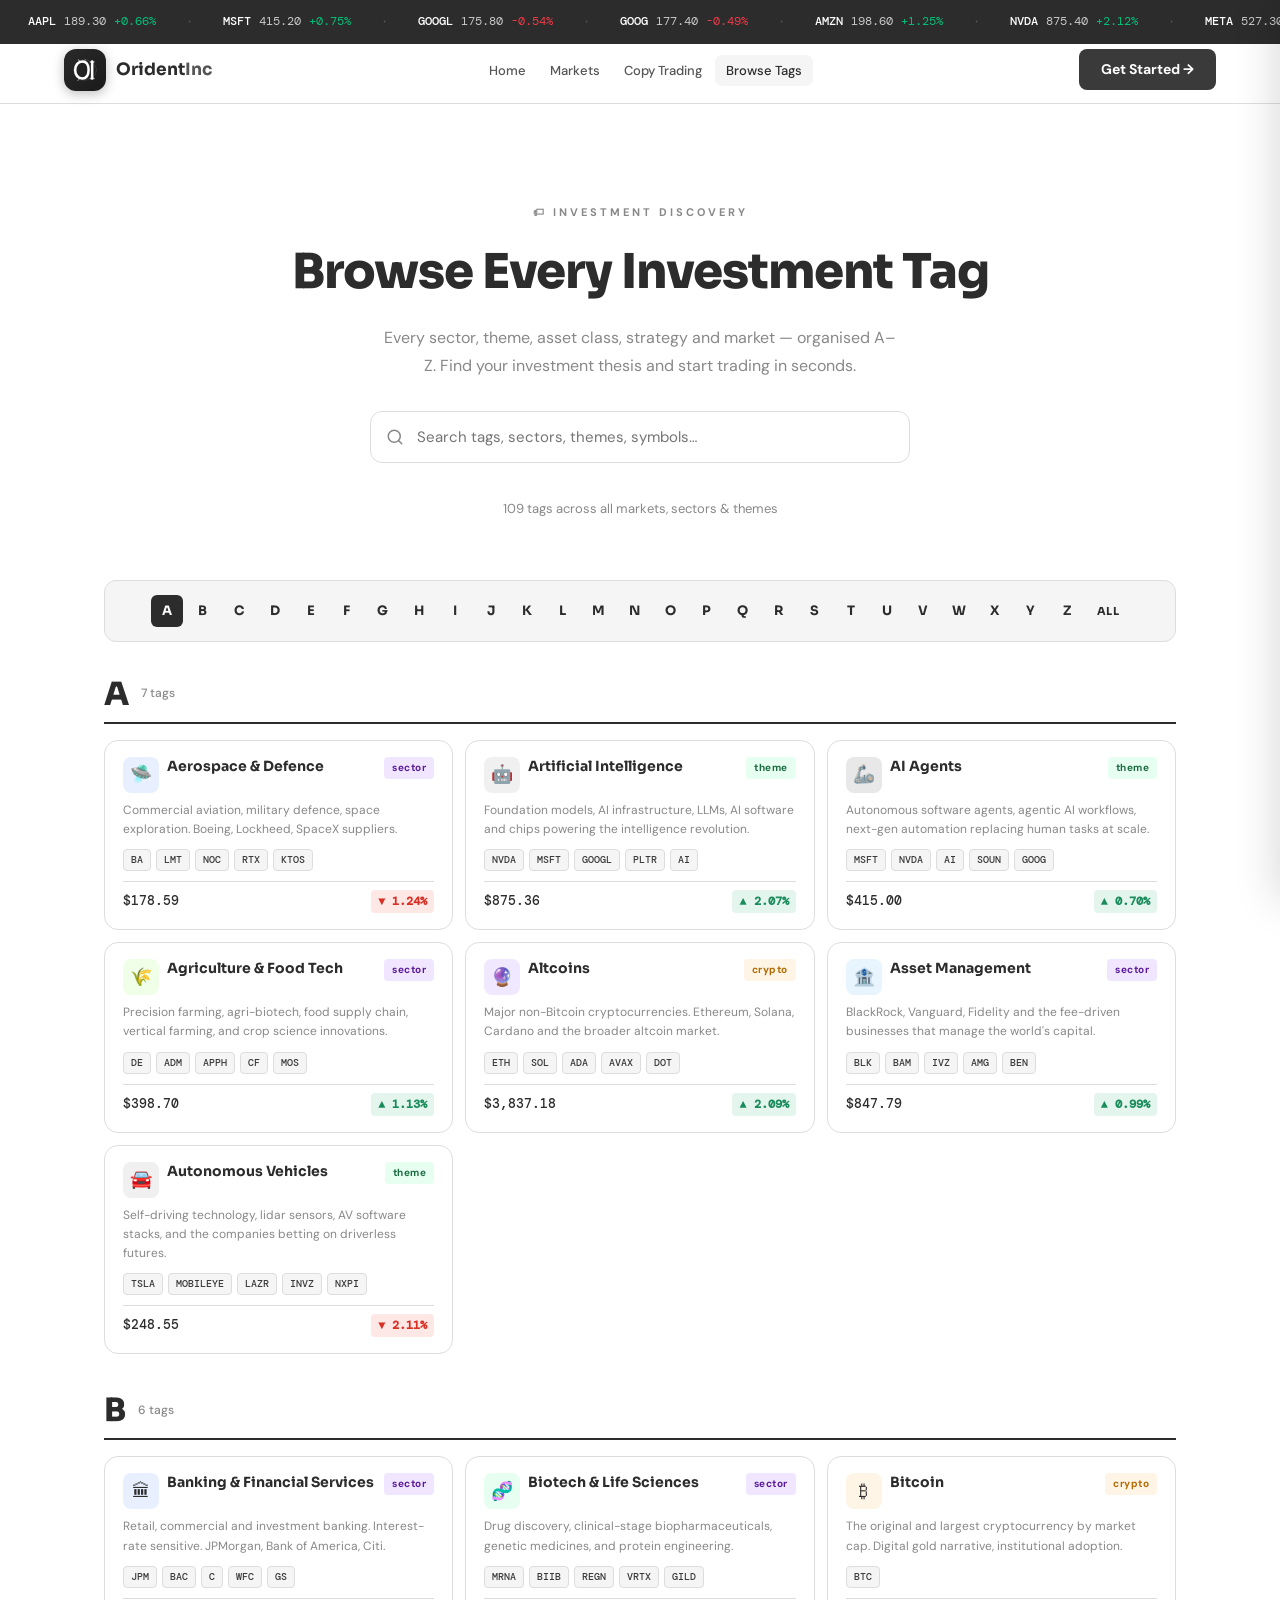
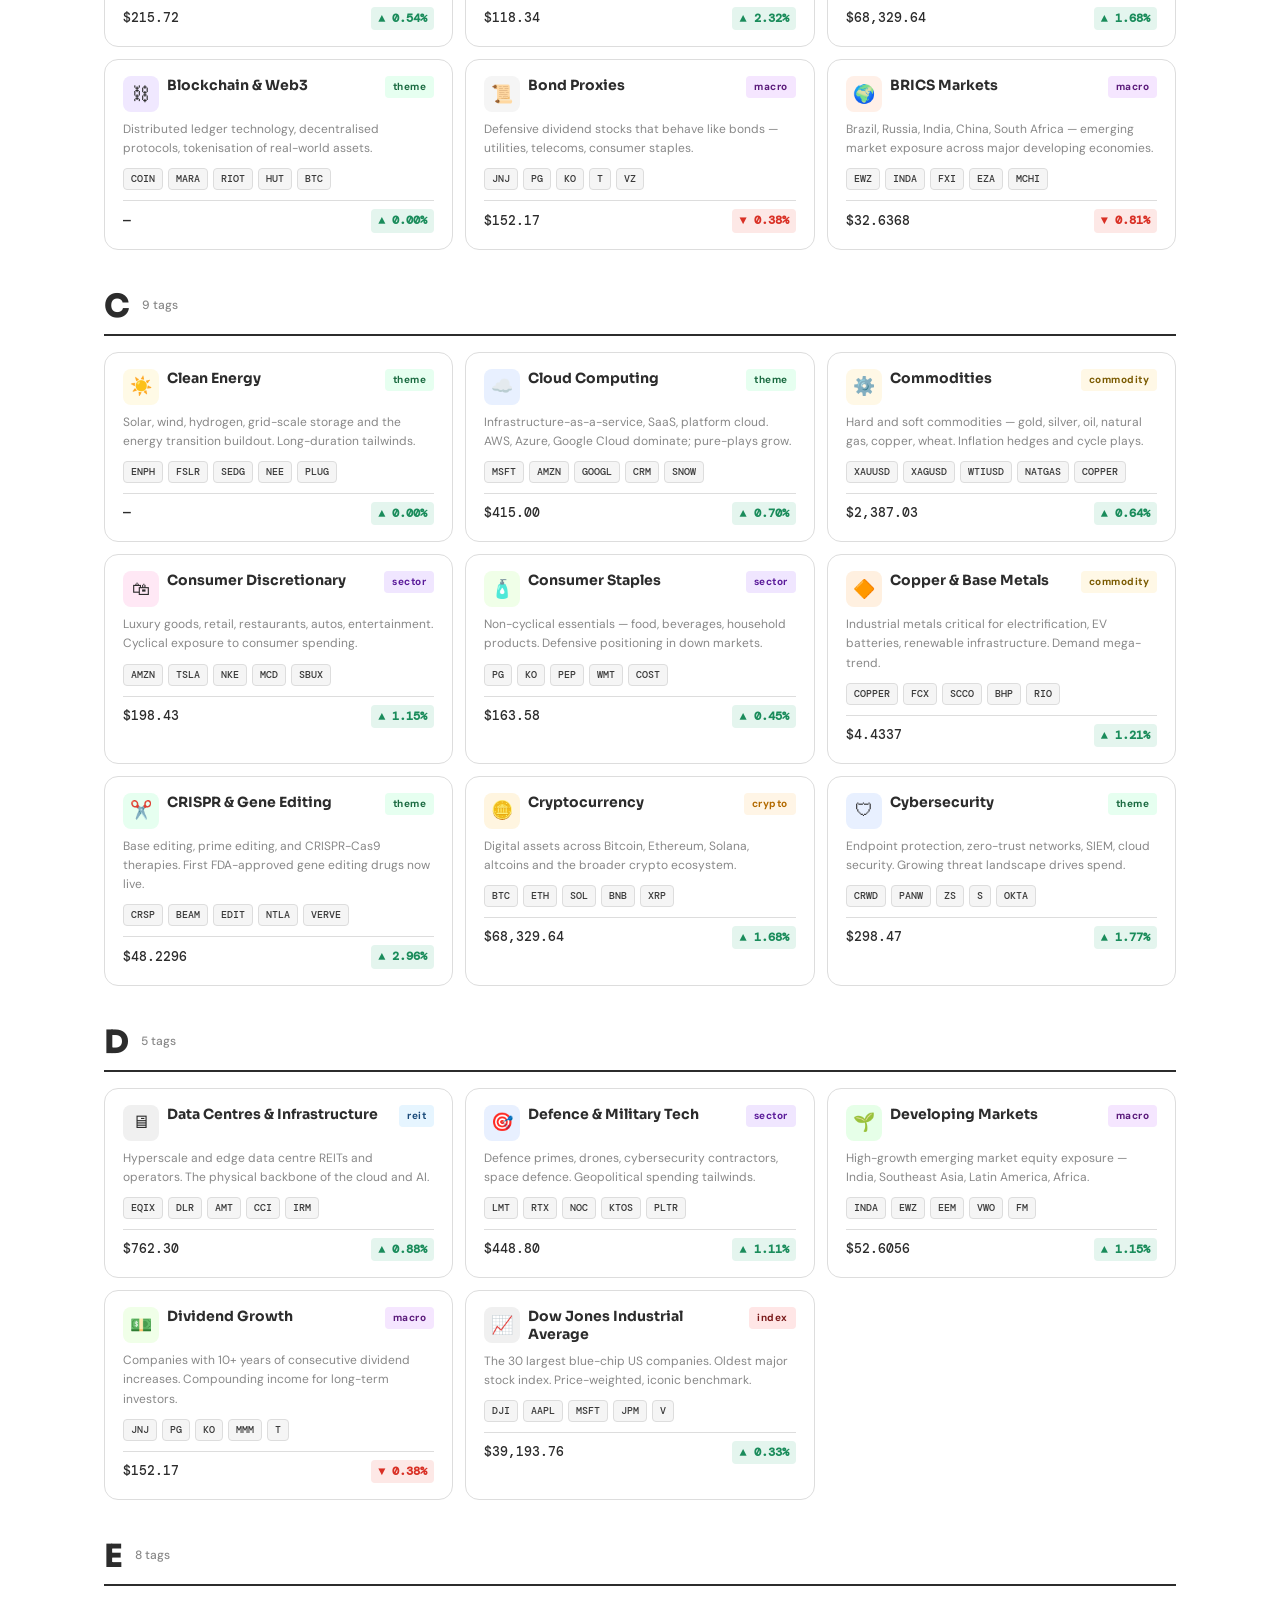
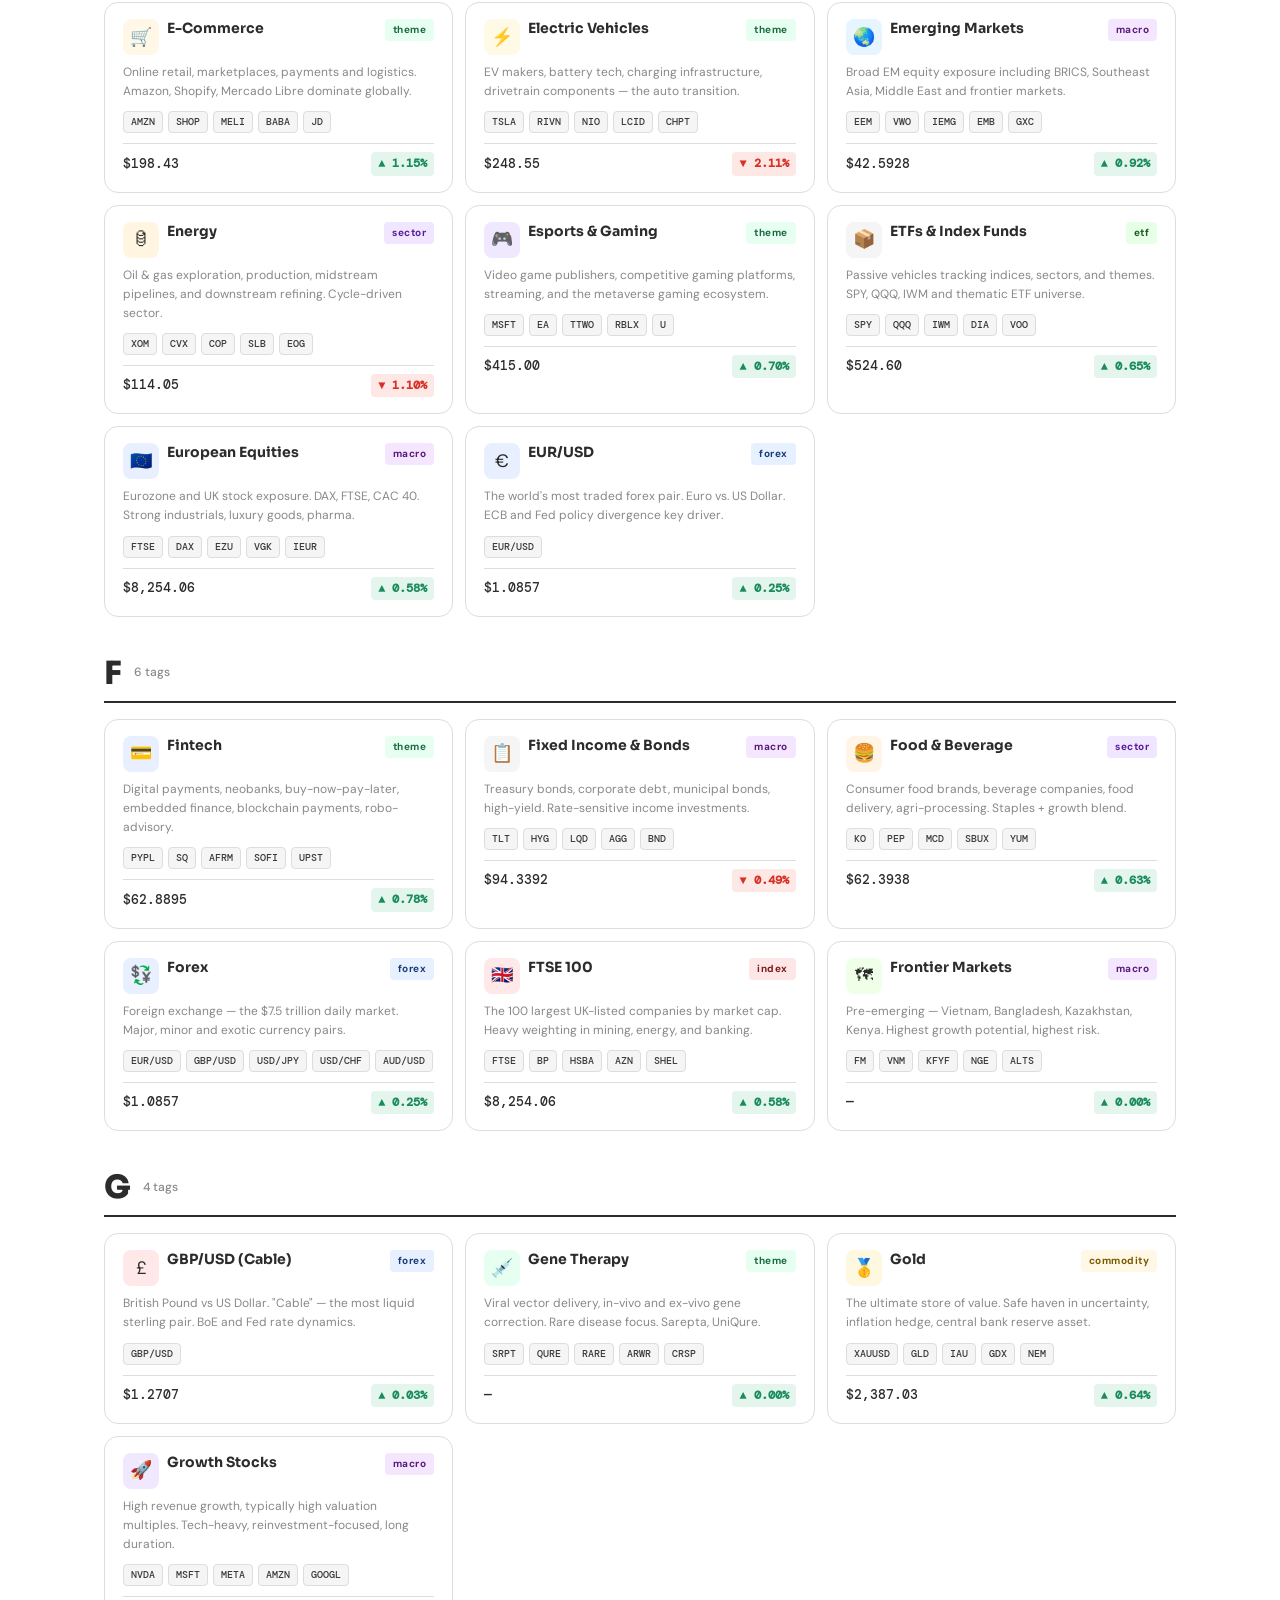
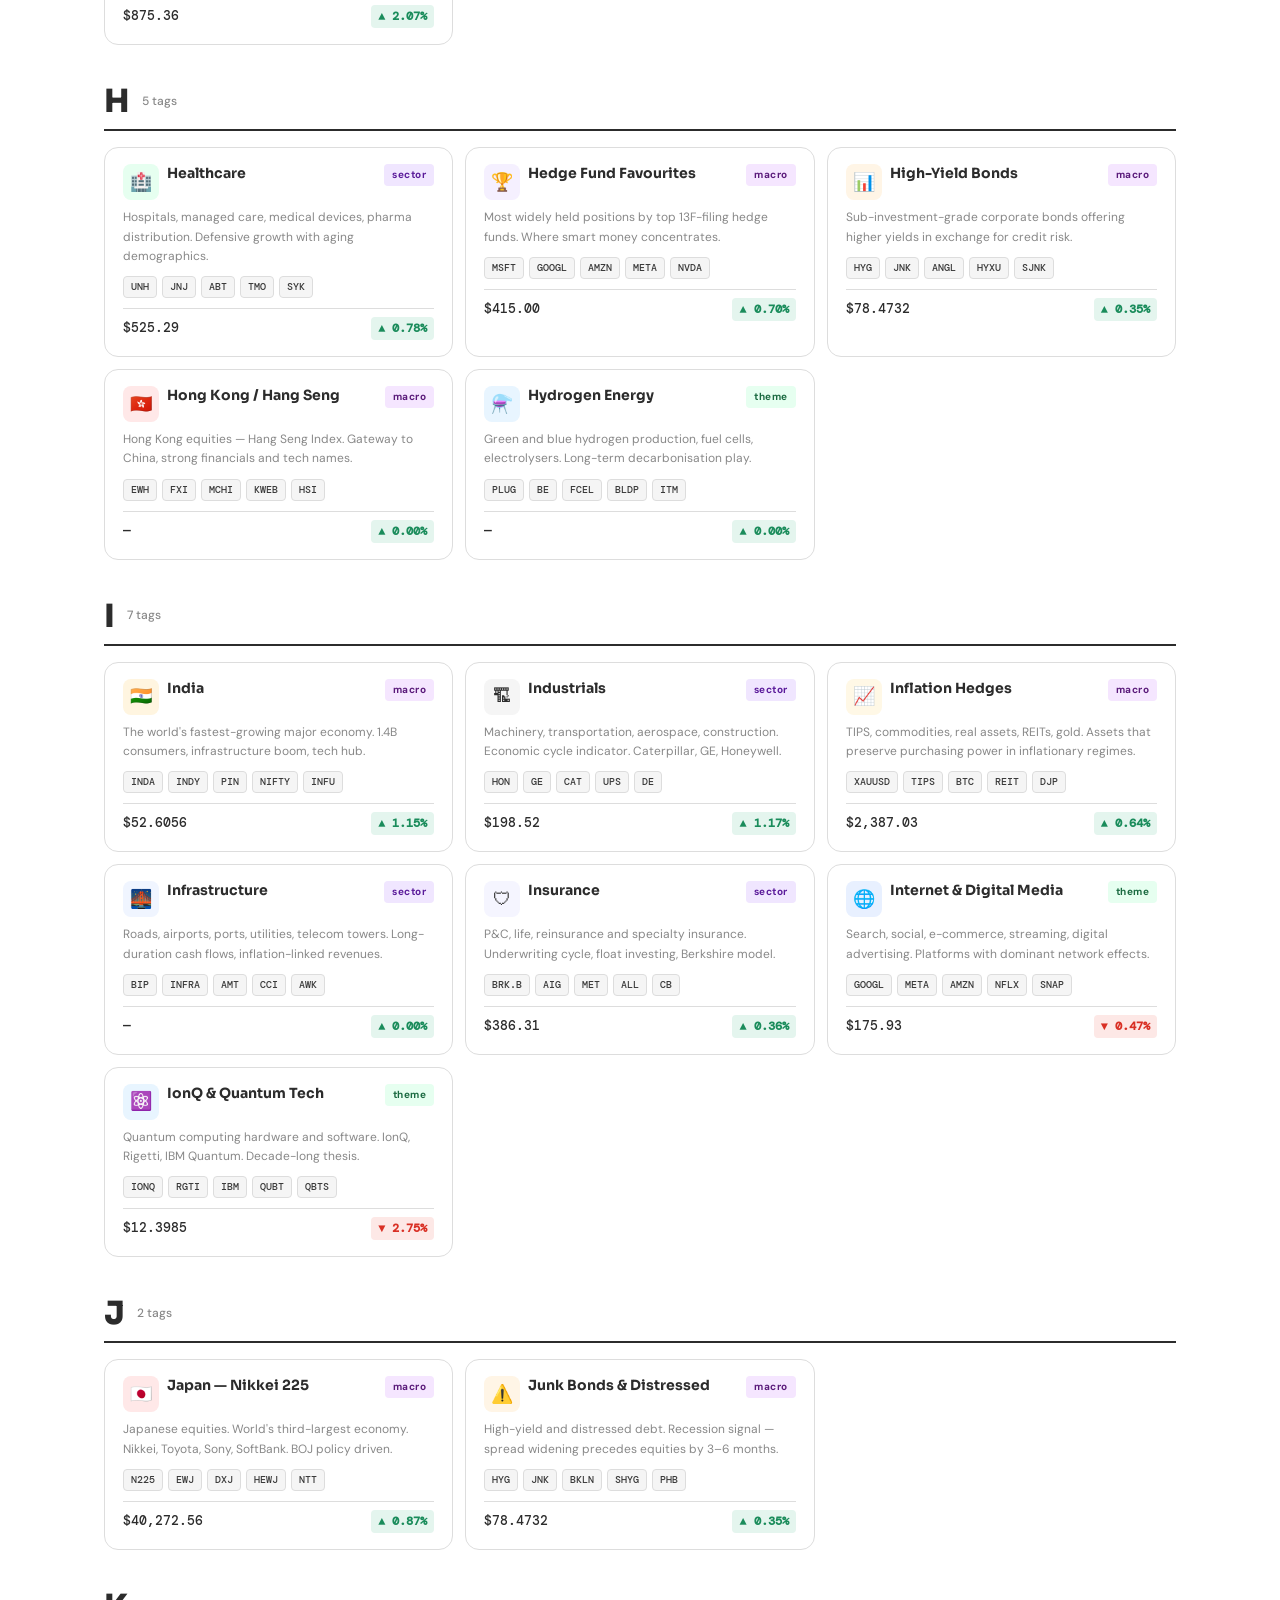
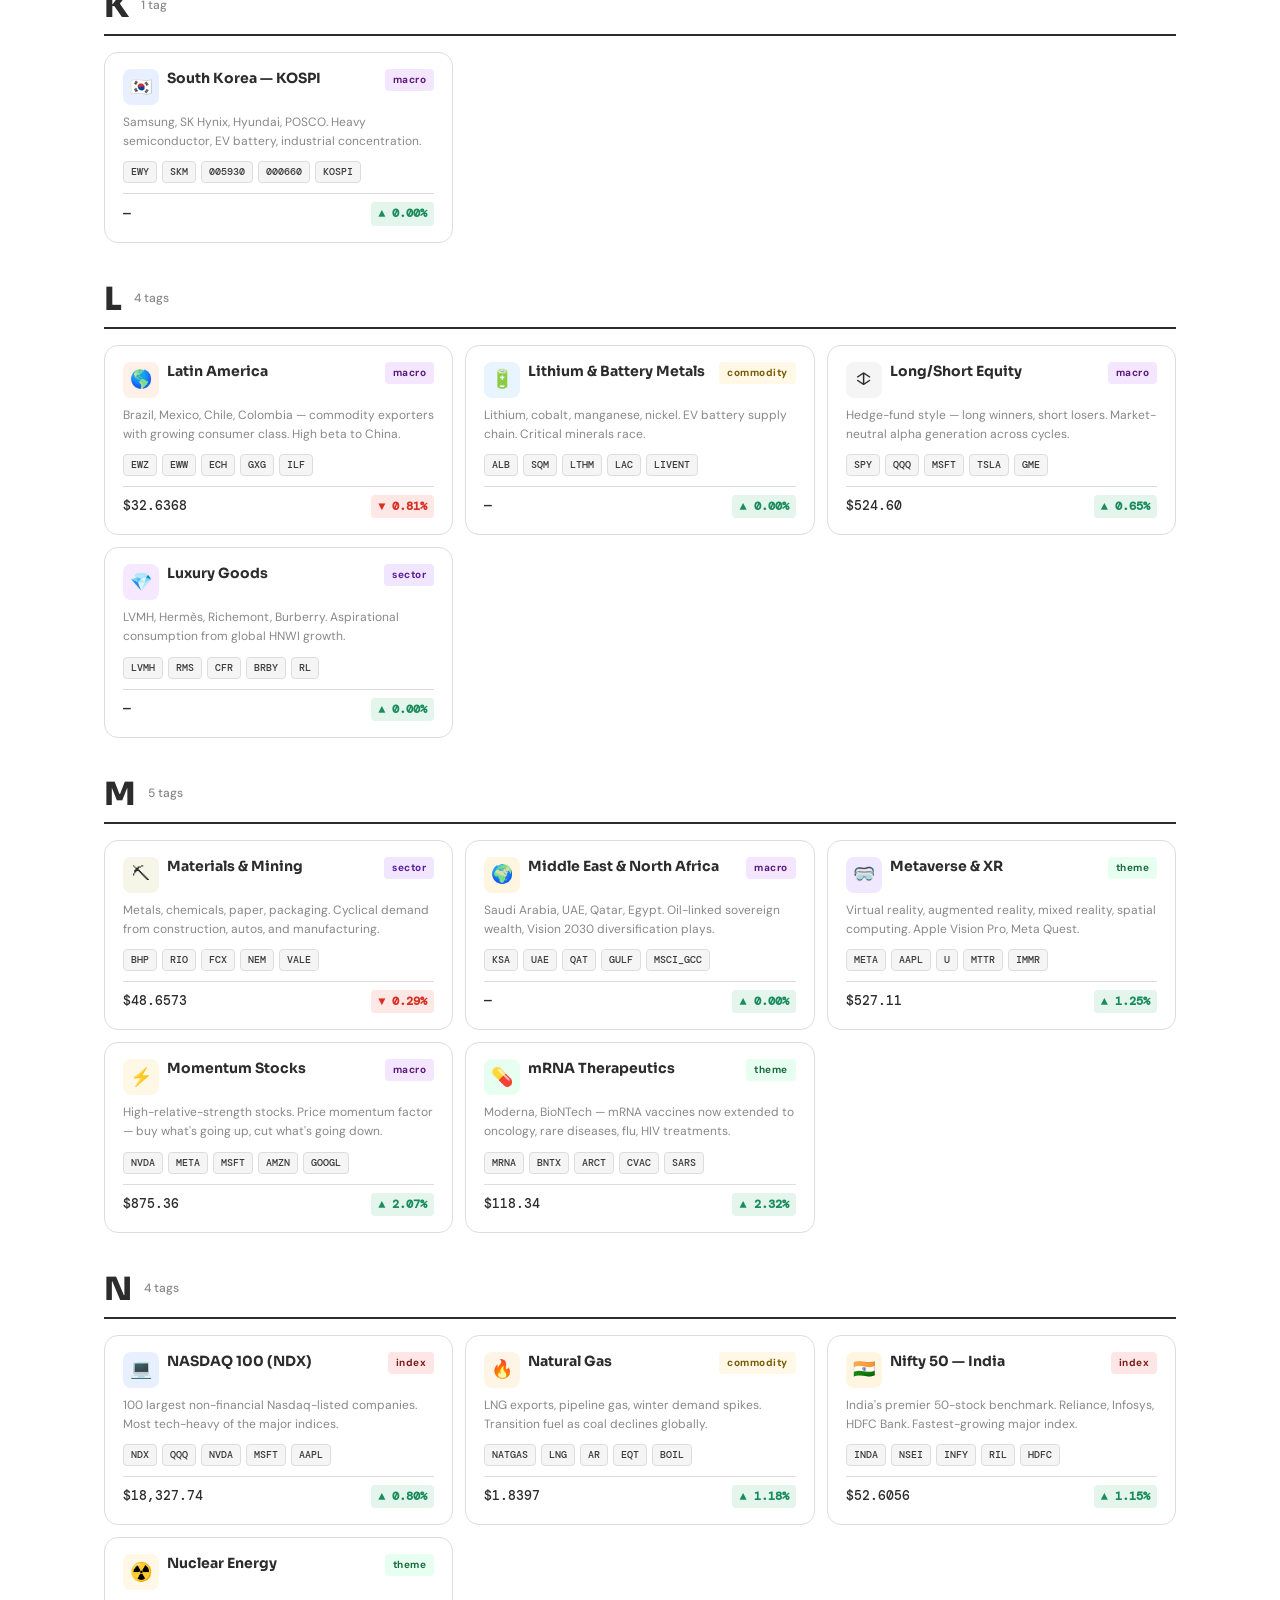
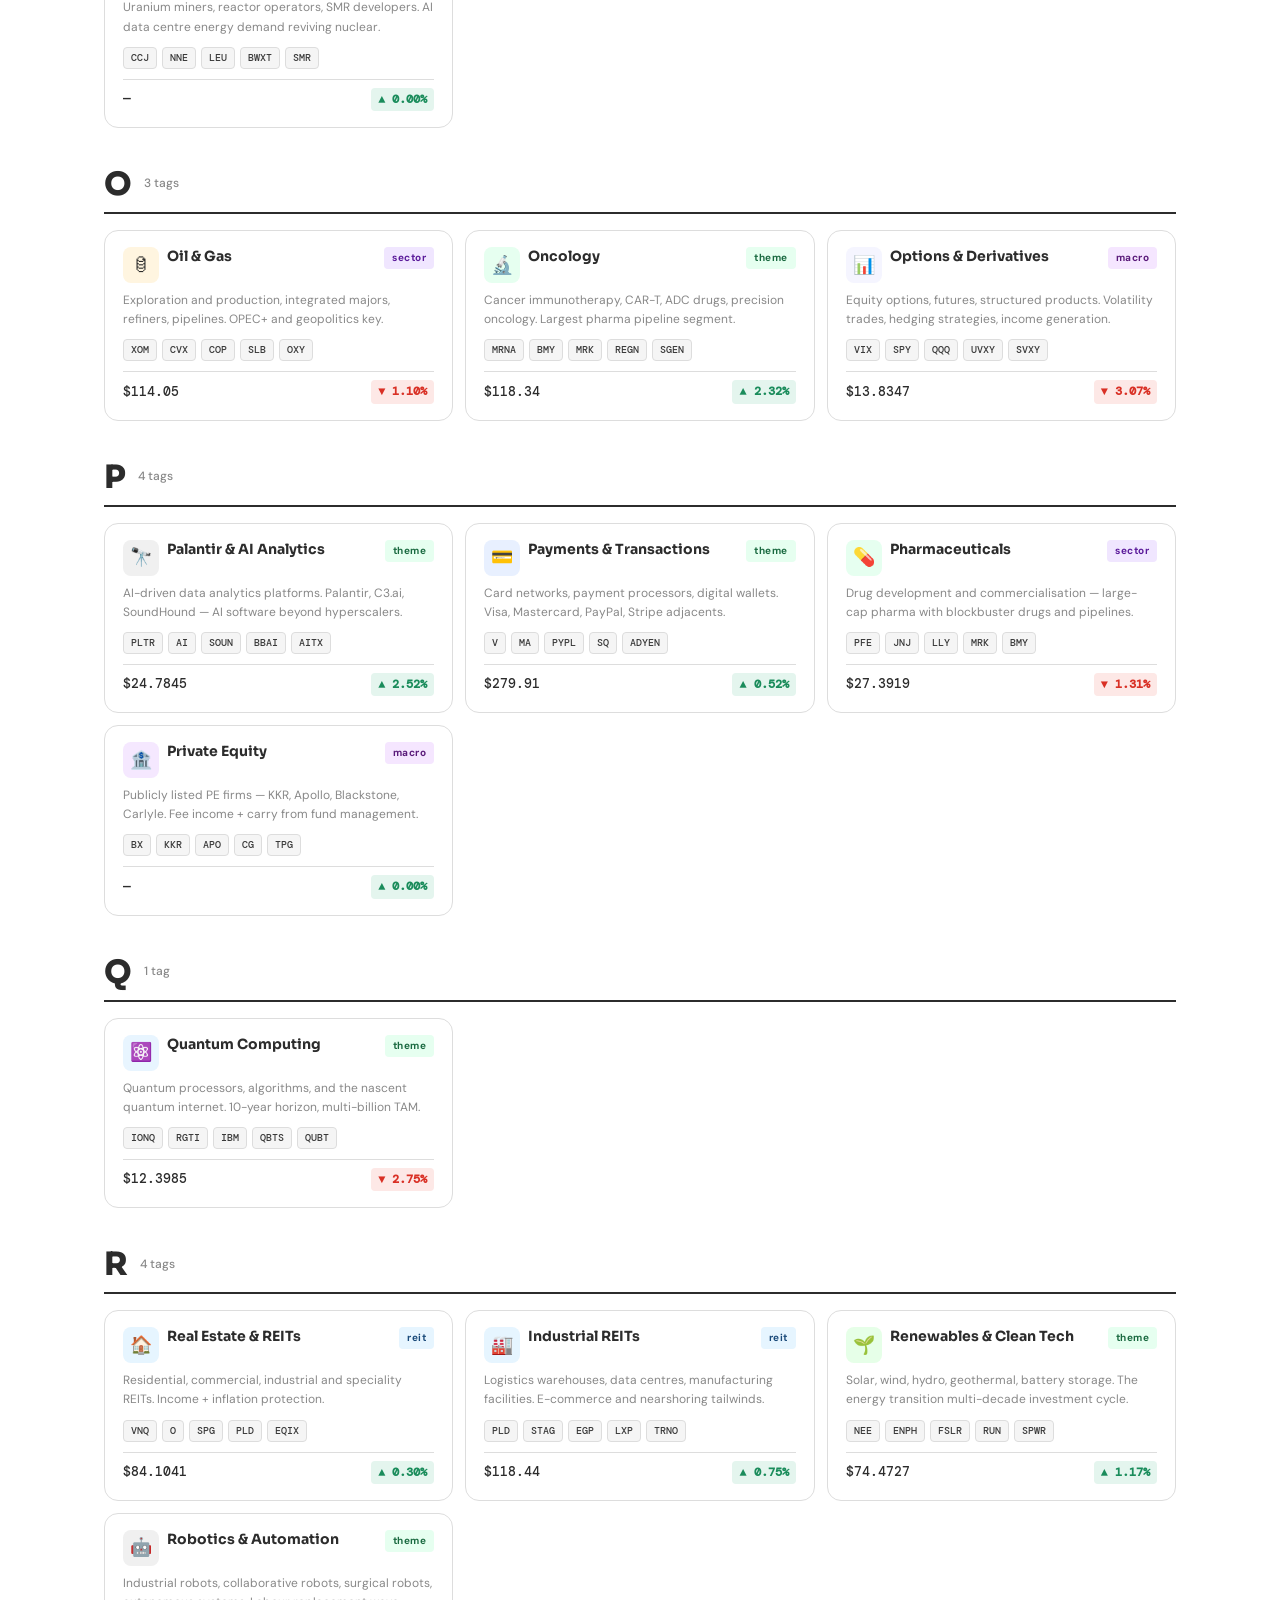
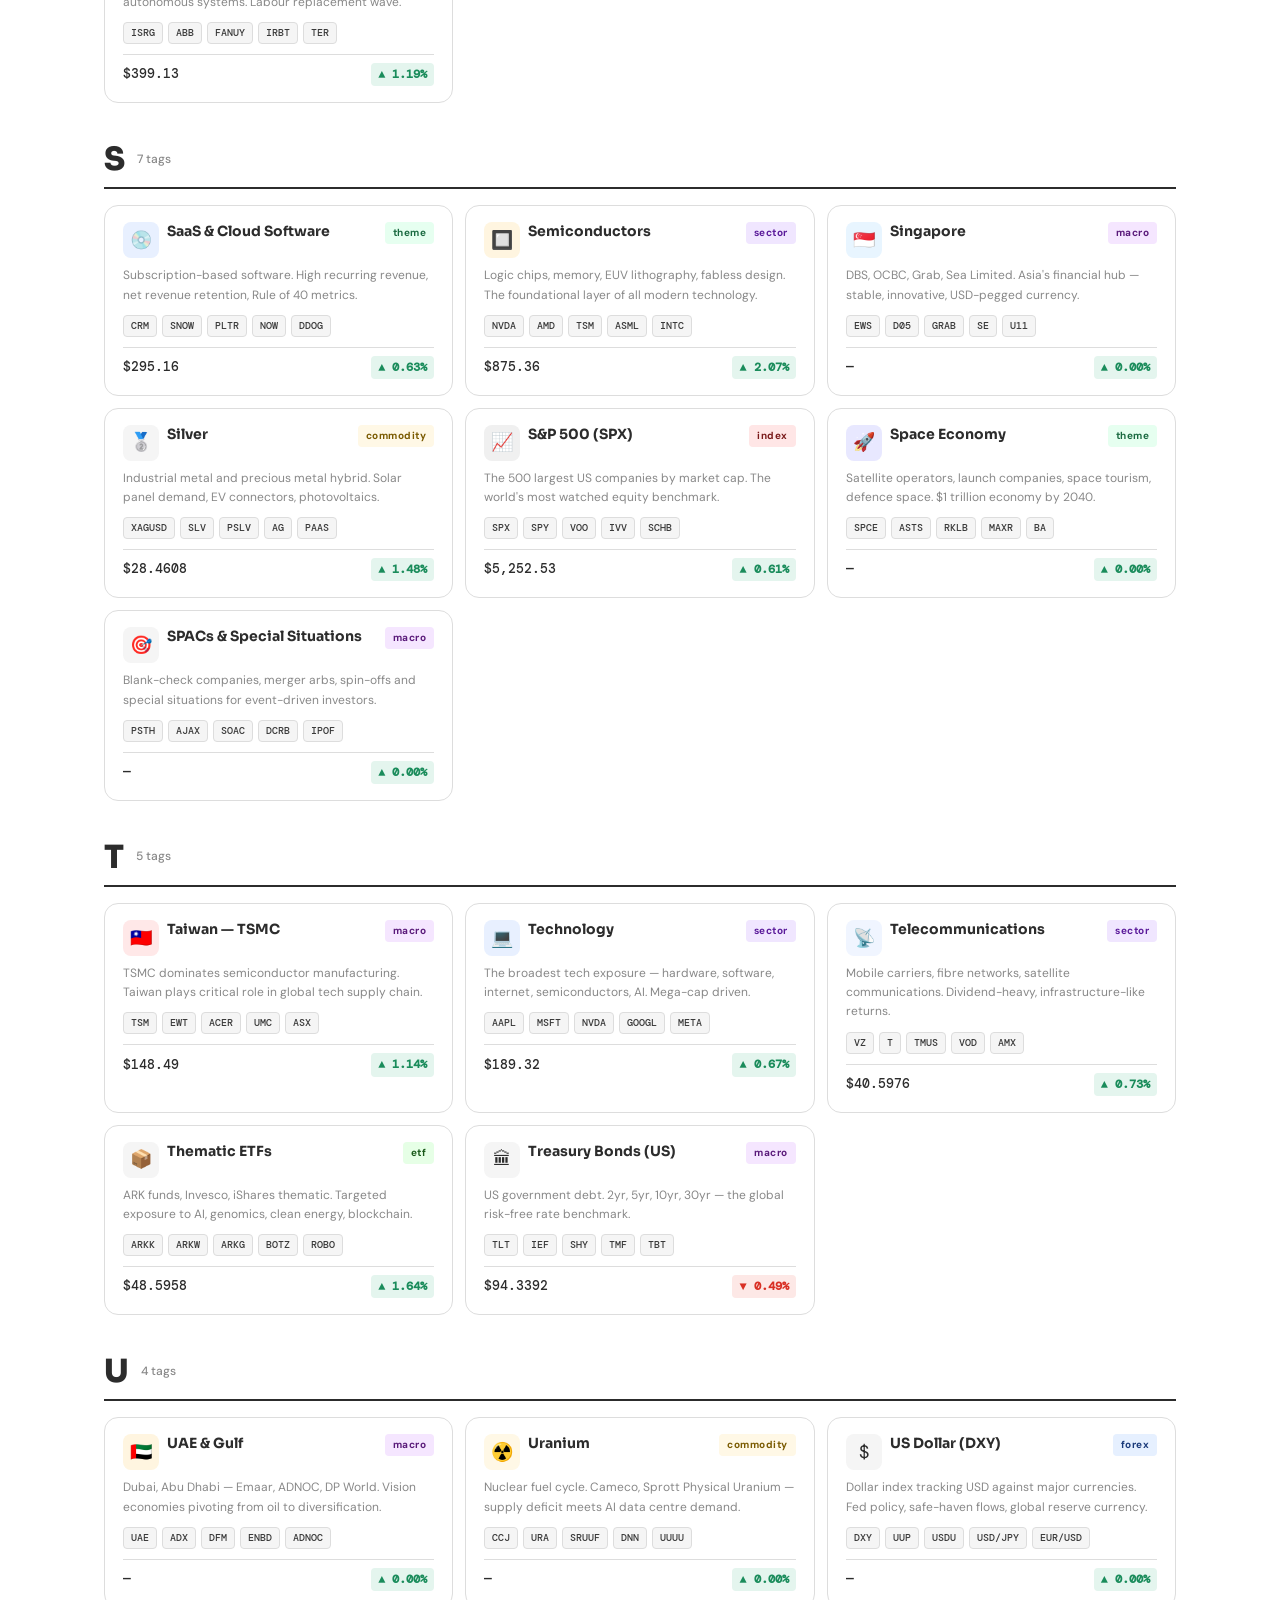
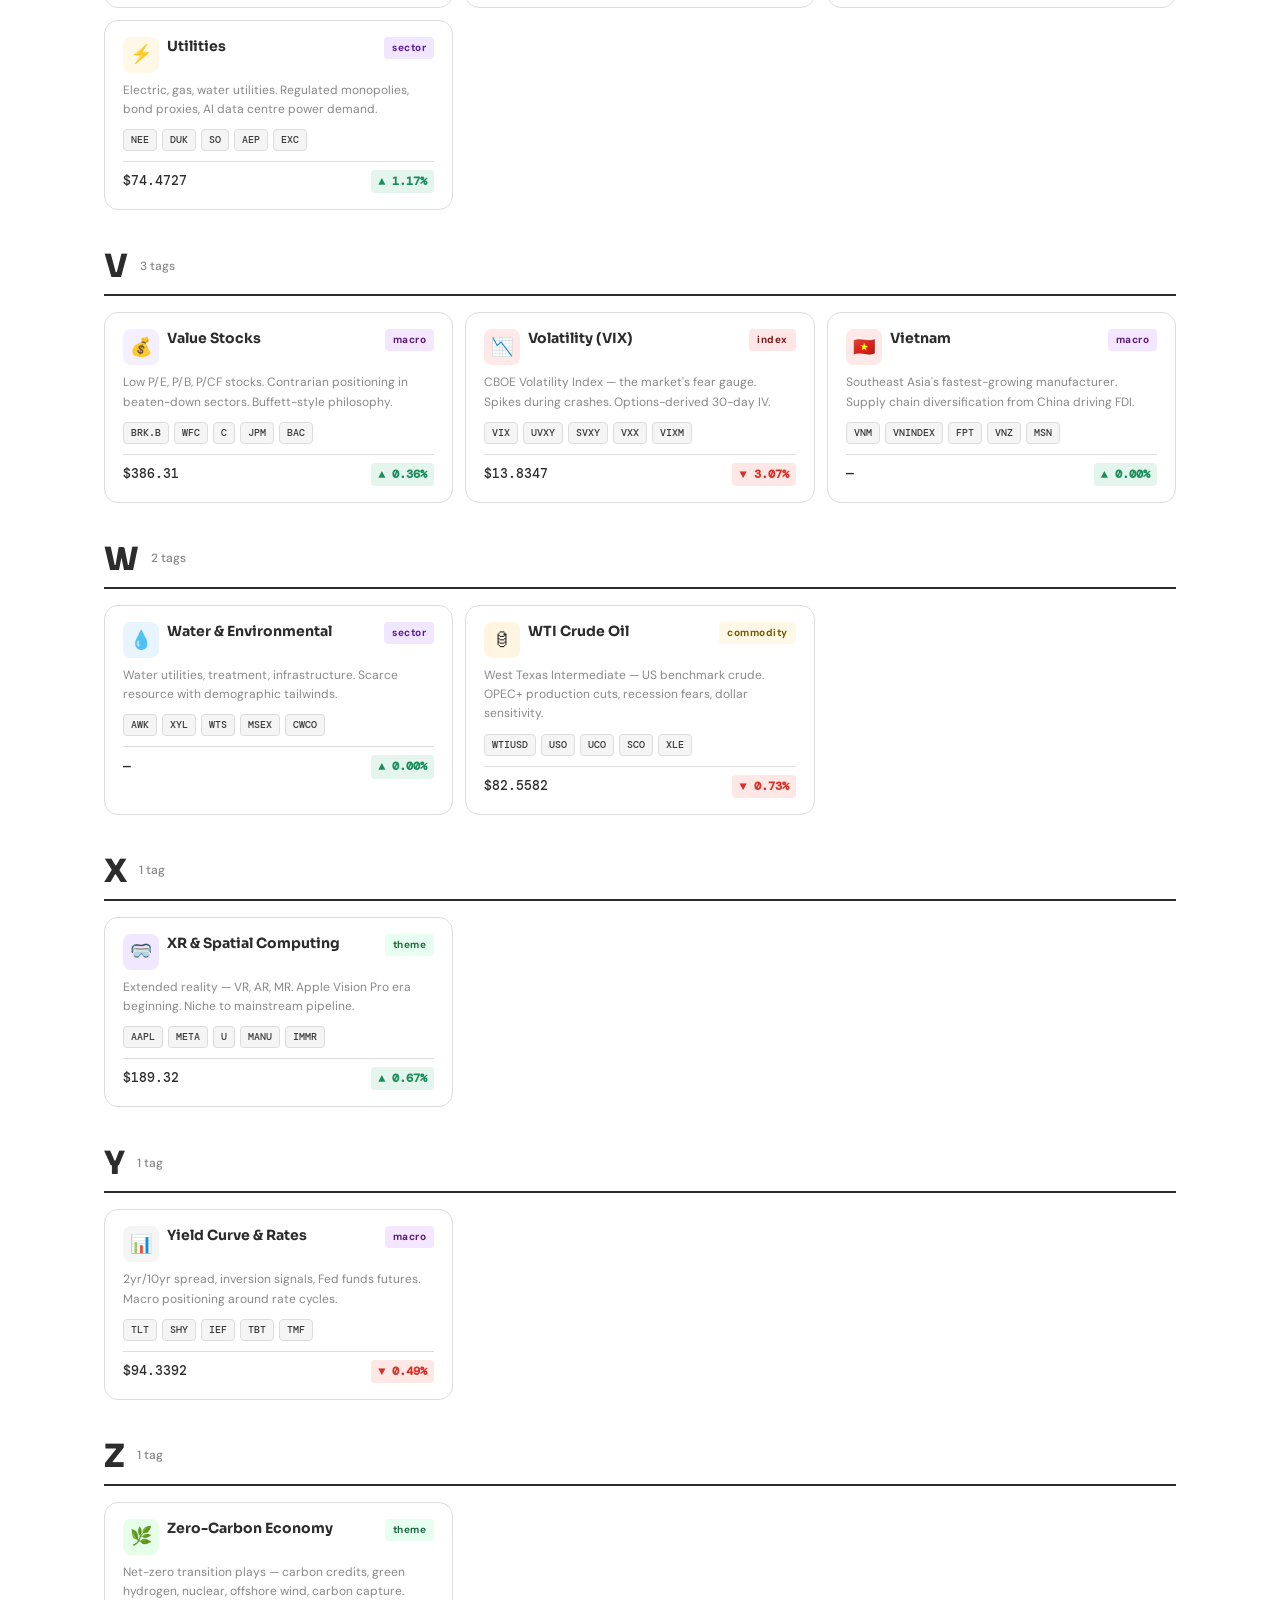
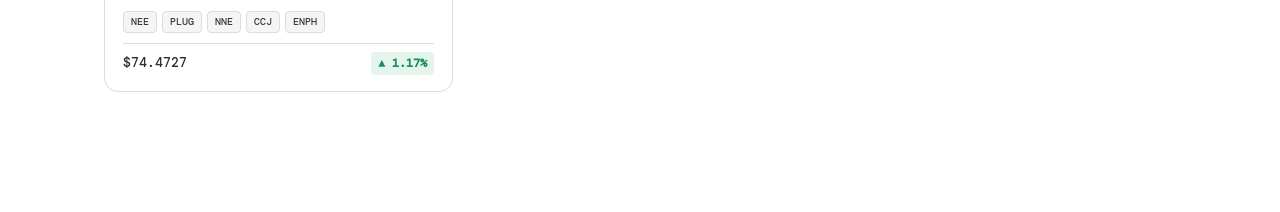
<file: Big Folder/Big Fold/browse-tags.html>
<!DOCTYPE html>
<html lang="en">
<head>
<meta charset="UTF-8"/><meta name="viewport" content="width=device-width,initial-scale=1.0"/>
<title>Browse Tags — Orident Inc</title>
<link href="https://fonts.googleapis.com/css2?family=Sora:wght@300;400;500;600;700;800&family=DM+Sans:ital,wght@0,300;0,400;0,500;0,600;1,400&family=DM+Mono:wght@400;500&display=swap" rel="stylesheet"/>
<link rel="stylesheet" href="shared.css"/>
<style>
/* ── PAGE ── */
.page-wrap{max-width:1200px;margin:0 auto;padding:40px 5% 80px;}
.page-hero{text-align:center;padding:60px 0 40px;}
.page-hero .ph-label{font-size:11px;font-weight:700;letter-spacing:3px;text-transform:uppercase;color:var(--muted);margin-bottom:12px;}
.page-hero h1{font-family:'Sora',sans-serif;font-size:clamp(2rem,4vw,3rem);font-weight:800;color:var(--ink);letter-spacing:-1px;margin-bottom:14px;}
.page-hero p{font-size:16px;color:var(--muted);max-width:520px;margin:0 auto 32px;line-height:1.7;}

/* ── SEARCH BAR ── */
.search-wrap{max-width:540px;margin:0 auto 36px;position:relative;}
.search-wrap svg{position:absolute;left:16px;top:50%;transform:translateY(-50%);color:var(--muted);}
.search-input{width:100%;padding:15px 16px 15px 46px;border:1.5px solid var(--border);border-radius:12px;font-family:'DM Sans',sans-serif;font-size:15px;color:var(--ink);background:white;outline:none;transition:border-color .2s,box-shadow .2s;}
.search-input:focus{border-color:var(--ink);box-shadow:0 0 0 3px rgba(0,0,0,0.07);}
.search-results-count{text-align:center;font-size:13px;color:var(--muted);margin-bottom:20px;min-height:20px;}

/* ── ALPHABET NAV ── */
.alpha-nav{display:flex;gap:4px;flex-wrap:wrap;justify-content:center;margin-bottom:36px;padding:14px 20px;background:var(--surface);border-radius:12px;border:1px solid var(--border);}
.alpha-btn{min-width:32px;height:32px;display:flex;align-items:center;justify-content:center;border:none;background:none;font-family:'Sora',sans-serif;font-size:13px;font-weight:700;color:var(--muted);cursor:pointer;border-radius:6px;transition:all .15s;padding:0 6px;}
.alpha-btn:hover{background:var(--ink);color:white;}
.alpha-btn.has-tags{color:var(--ink);}
.alpha-btn.active{background:var(--ink);color:white;}

/* ── LETTER SECTION ── */
.letter-section{margin-bottom:40px;}
.letter-header{display:flex;align-items:center;gap:12px;margin-bottom:16px;padding-bottom:12px;border-bottom:2px solid var(--ink);}
.letter-char{font-family:'Sora',sans-serif;font-size:2rem;font-weight:800;color:var(--ink);line-height:1;}
.letter-count{font-size:12px;color:var(--muted);font-weight:500;}

/* ── TAG GRID ── */
.tags-grid{display:grid;grid-template-columns:repeat(auto-fill,minmax(260px,1fr));gap:12px;}

/* ── TAG CARD ── */
.tag-card{background:white;border:1px solid var(--border);border-radius:var(--r);padding:16px 18px;cursor:pointer;transition:all .2s;position:relative;overflow:hidden;}
.tag-card:hover{border-color:var(--ink2);box-shadow:var(--shadow2);transform:translateY(-2px);}
.tag-card-top{display:flex;align-items:flex-start;justify-content:space-between;gap:8px;margin-bottom:8px;}
.tag-icon{width:36px;height:36px;border-radius:8px;display:flex;align-items:center;justify-content:center;flex-shrink:0;font-size:18px;}
.tag-name{font-family:'Sora',sans-serif;font-size:14px;font-weight:700;color:var(--ink);flex:1;line-height:1.3;}
.tag-badge{font-size:10px;font-weight:700;letter-spacing:.5px;padding:3px 8px;border-radius:4px;white-space:nowrap;flex-shrink:0;}
.badge-stocks{background:#eee;color:#444;}
.badge-crypto{background:#FFF5E6;color:#B36A00;}
.badge-forex{background:#E6F0FF;color:#1A3A7A;}
.badge-sector{background:#F0E6FF;color:#5A1A9A;}
.badge-theme{background:#E6FFF0;color:#1A6A40;}
.badge-commodity{background:#FFF8E6;color:#7A5A00;}
.badge-index{background:#FFE6E6;color:#7A1A1A;}
.badge-reit{background:#E6F5FF;color:#1A4A7A;}
.badge-etf{background:#E6FFE6;color:#1A5A1A;}
.badge-macro{background:#F5E6FF;color:#5A1A7A;}

.tag-desc{font-size:12px;color:var(--muted);line-height:1.6;margin-bottom:10px;}
.tag-stocks{display:flex;gap:5px;flex-wrap:wrap;margin-bottom:10px;}
.tag-sym{font-family:'DM Mono',monospace;font-size:10px;font-weight:500;padding:2px 7px;background:var(--surface);border:1px solid var(--border);border-radius:4px;color:var(--ink2);}
.tag-live{display:flex;align-items:center;justify-content:space-between;padding-top:8px;border-top:1px solid var(--border);}
.tag-price{font-family:'DM Mono',monospace;font-size:13px;font-weight:500;color:var(--ink);}
.tag-chg{font-family:'DM Mono',monospace;font-size:12px;font-weight:600;padding:2px 7px;border-radius:4px;}
.tag-chg.up{background:var(--green2);color:var(--green);}
.tag-chg.dn{background:var(--red2);color:var(--red);}

/* ── NO RESULTS ── */
.no-results{text-align:center;padding:60px 20px;color:var(--muted);}
.no-results svg{margin-bottom:12px;opacity:.3;}

/* ── ADMIN PANEL ── */
.admin-fab{position:fixed;bottom:28px;right:28px;width:52px;height:52px;background:#2C2C2C;border-radius:50%;display:flex;align-items:center;justify-content:center;cursor:pointer;box-shadow:0 6px 24px rgba(0,0,0,0.3);z-index:900;transition:transform .2s;border:none;}
.admin-fab:hover{transform:scale(1.1);}
.admin-panel{position:fixed;top:0;right:-420px;width:420px;height:100vh;background:white;box-shadow:-4px 0 40px rgba(0,0,0,0.15);z-index:1000;transition:right .3s ease;overflow-y:auto;}
.admin-panel.open{right:0;}
.admin-head{padding:20px 24px;border-bottom:1px solid var(--border);display:flex;align-items:center;justify-content:space-between;position:sticky;top:0;background:white;z-index:1;}
.admin-head h3{font-family:'Sora',sans-serif;font-size:16px;font-weight:700;color:var(--ink);}
.admin-close{background:none;border:none;font-size:22px;cursor:pointer;color:var(--muted);padding:4px;}
.admin-body{padding:20px 24px;}
.admin-section-title{font-size:11px;font-weight:700;letter-spacing:1.5px;text-transform:uppercase;color:var(--muted);margin:20px 0 12px;}
.admin-form{display:flex;flex-direction:column;gap:10px;background:var(--surface);border-radius:10px;padding:16px;margin-bottom:16px;}
.admin-form label{font-size:11px;font-weight:700;color:var(--ink);letter-spacing:.3px;text-transform:uppercase;}
.admin-form input,.admin-form select,.admin-form textarea{padding:10px 12px;border:1.5px solid var(--border);border-radius:8px;font-family:'DM Sans',sans-serif;font-size:13px;color:var(--ink);outline:none;background:white;}
.admin-form input:focus,.admin-form select:focus,.admin-form textarea:focus{border-color:var(--ink);}
.admin-form textarea{min-height:70px;resize:vertical;}
.btn-add{background:#2C2C2C;color:white;border:none;padding:11px 18px;border-radius:8px;font-family:'DM Sans',sans-serif;font-weight:700;font-size:13px;cursor:pointer;width:100%;transition:opacity .2s;}
.btn-add:hover{opacity:.85;}
.admin-tag-list{display:flex;flex-direction:column;gap:6px;max-height:340px;overflow-y:auto;}
.admin-tag-item{display:flex;align-items:center;gap:10px;padding:10px 12px;background:var(--surface);border-radius:8px;font-size:13px;}
.admin-tag-item .ati-name{flex:1;font-weight:600;color:var(--ink);}
.admin-tag-item .ati-letter{font-family:'Sora',sans-serif;font-size:11px;font-weight:800;width:20px;text-align:center;color:var(--muted);}
.btn-del{background:var(--red2);border:none;color:var(--red);padding:4px 10px;border-radius:5px;font-size:11px;font-weight:700;cursor:pointer;}
.admin-search{width:100%;padding:9px 12px;border:1.5px solid var(--border);border-radius:8px;font-family:'DM Sans',sans-serif;font-size:13px;outline:none;margin-bottom:10px;}
.admin-search:focus{border-color:var(--ink);}
.admin-overlay{display:none;position:fixed;inset:0;background:rgba(0,0,0,0.4);z-index:999;}
.admin-overlay.open{display:block;}

/* ── MODAL ── */
.tag-modal{display:none;position:fixed;inset:0;background:rgba(0,0,0,0.55);z-index:8000;align-items:center;justify-content:center;padding:20px;}
.tag-modal.open{display:flex;}
.tag-modal-box{background:white;border-radius:16px;width:90%;max-width:520px;max-height:88vh;overflow-y:auto;box-shadow:0 20px 80px rgba(0,0,0,0.25);}
.tmb-head{padding:22px 26px;border-bottom:1px solid var(--border);display:flex;align-items:center;justify-content:space-between;position:sticky;top:0;background:white;z-index:1;}
.tmb-icon{width:44px;height:44px;border-radius:10px;display:flex;align-items:center;justify-content:center;font-size:22px;margin-right:12px;flex-shrink:0;}
.tmb-title{font-family:'Sora',sans-serif;font-size:18px;font-weight:800;color:var(--ink);}
.tmb-close{background:none;border:none;font-size:22px;cursor:pointer;color:var(--muted);}
.tmb-body{padding:24px 26px;}
.tmb-stat-row{display:grid;grid-template-columns:1fr 1fr 1fr;gap:12px;margin-bottom:20px;}
.tmb-stat{background:var(--surface);border-radius:10px;padding:14px;text-align:center;}
.tmb-stat-val{font-family:'DM Mono',monospace;font-size:18px;font-weight:700;color:var(--ink);}
.tmb-stat-lbl{font-size:11px;color:var(--muted);margin-top:4px;}
.tmb-holdings{margin-bottom:20px;}
.tmb-holding-row{display:flex;align-items:center;justify-content:space-between;padding:10px 0;border-bottom:1px solid var(--border);}
.tmb-holding-row:last-child{border-bottom:none;}
.tmb-h-left{display:flex;align-items:center;gap:10px;}
.tmb-h-icon{width:28px;height:28px;border-radius:6px;background:var(--surface);display:flex;align-items:center;justify-content:center;font-size:14px;}
.tmb-h-sym{font-family:'DM Mono',monospace;font-size:13px;font-weight:700;color:var(--ink);}
.tmb-h-name{font-size:12px;color:var(--muted);}
.tmb-h-price{font-family:'DM Mono',monospace;font-size:13px;color:var(--ink);}
.tmb-h-chg{font-family:'DM Mono',monospace;font-size:12px;font-weight:600;}
.tmb-h-chg.up{color:var(--green);}
.tmb-h-chg.dn{color:var(--red);}
.btn-trade{background:#2C2C2C;color:white;border:none;padding:13px;border-radius:10px;font-family:'DM Sans',sans-serif;font-weight:700;font-size:14px;cursor:pointer;width:100%;transition:opacity .2s;}
.btn-trade:hover{opacity:.85;}

@media(max-width:768px){
  .tags-grid{grid-template-columns:1fr;}
  .tmb-stat-row{grid-template-columns:1fr 1fr;}
  .admin-panel{width:100%;}
}
</style>
</head>
<body>
<div id="toast-container"></div>

<!-- TICKER -->
<div style="position:fixed;top:0;width:100%;z-index:600;background:var(--ink);overflow:hidden;padding:9px 0;">
  <div class="ticker-inner" id="ticker-inner" style="display:flex;white-space:nowrap;animation:ticker 60s linear infinite;"></div>
</div>

<!-- NAV -->
<nav class="orident-nav" style="top:36px;">
  <a href="index.html" class="nav-logo">
    <div class="nav-logo-mark"><svg viewBox="0 0 38 38" fill="none" xmlns="http://www.w3.org/2000/svg"><path d="M6 19 Q8 10 14 8 Q20 6 26 10 Q32 14 32 19 Q32 24 26 28 Q20 32 14 30 Q8 28 6 19Z" stroke="rgba(255,255,255,0.12)" stroke-width="1" fill="none"/><path d="M8 19 C8 13.5 11.5 9.5 16 9.5 C20.5 9.5 23 13 23 19 C23 25 20.5 28.5 16 28.5 C11.5 28.5 8 24.5 8 19Z" stroke="white" stroke-width="2.8" fill="none" stroke-linecap="round"/><path d="M13.5 10 C13 9 12.5 8 11.5 7.5" stroke="rgba(255,255,255,0.55)" stroke-width="1.2" stroke-linecap="round"/><path d="M18 9.6 C18.5 8.5 19 7.8 19.5 7" stroke="rgba(255,255,255,0.4)" stroke-width="0.9" stroke-linecap="round"/><path d="M13 28 C12.5 29.2 12 30 11 31" stroke="rgba(255,255,255,0.5)" stroke-width="1.1" stroke-linecap="round"/><path d="M27 9.5 L27 28.5" stroke="white" stroke-width="2.8" stroke-linecap="round"/><path d="M25 10 L29 10" stroke="rgba(255,255,255,0.65)" stroke-width="1.6" stroke-linecap="round"/><path d="M25 28.5 L29 28.5" stroke="rgba(255,255,255,0.65)" stroke-width="1.6" stroke-linecap="round"/></svg></div>
    <span class="nav-logo-text">Orident<span>Inc</span></span>
  </a>
    <ul class="nav-links">
    <li><a href="index.html">Home</a></li>
    <li><a href="markets.html">Markets</a></li>
    <li><a href="copy-trading.html">Copy Trading</a></li>
    <li><a href="browse-tags.html" class="active">Browse Tags</a></li>
  </ul>
    <div class="nav-right">
    <a href="login.html" class="btn-primary">Get Started →</a>
  </div>
</nav>

<!-- PAGE CONTENT -->
<div style="padding-top:104px;">
<div class="page-wrap">

  <!-- HERO -->
  <div class="page-hero">
    <div class="ph-label">🏷 Investment Discovery</div>
    <h1>Browse Every Investment Tag</h1>
    <p>Every sector, theme, asset class, strategy and market — organised A–Z. Find your investment thesis and start trading in seconds.</p>
    <!-- SEARCH -->
    <div class="search-wrap">
      <svg width="18" height="18" viewBox="0 0 24 24" fill="none" stroke="currentColor" stroke-width="2" stroke-linecap="round"><circle cx="11" cy="11" r="8"/><path d="m21 21-4.35-4.35"/></svg>
      <input class="search-input" type="text" id="search-input" placeholder="Search tags, sectors, themes, symbols…" oninput="filterTags()"/>
    </div>
    <div class="search-results-count" id="results-count"></div>
  </div>

  <!-- ALPHABET NAV -->
  <div class="alpha-nav" id="alpha-nav"></div>

  <!-- TAGS OUTPUT -->
  <div id="tags-output"></div>

</div>
</div>

<!-- TAG DETAIL MODAL -->
<div class="tag-modal" id="tag-modal" onclick="if(event.target===this)closeModal()">
  <div class="tag-modal-box">
    <div class="tmb-head">
      <div style="display:flex;align-items:center;gap:0;">
        <div class="tmb-icon" id="modal-icon"></div>
        <div>
          <div class="tmb-title" id="modal-title"></div>
          <div style="font-size:12px;color:var(--muted);margin-top:2px;" id="modal-desc-short"></div>
        </div>
      </div>
      <button class="tmb-close" onclick="closeModal()">✕</button>
    </div>
    <div class="tmb-body">
      <div class="tmb-stat-row" id="modal-stats"></div>
      <p style="font-size:13px;color:var(--muted);line-height:1.7;margin-bottom:18px;" id="modal-desc"></p>
      <div class="tmb-holdings" id="modal-holdings"></div>
      <button class="btn-trade" onclick="location.href='markets.html'">Trade These Stocks on Orident →</button>
    </div>
  </div>
</div>

<!-- ADMIN OVERLAY -->
<div class="admin-overlay" id="admin-overlay" onclick="closeAdmin()"></div>

<!-- ADMIN FAB -->
<button class="admin-fab" id="admin-fab" onclick="toggleAdmin()" title="Admin: Manage Tags" style="display:none;">
  <svg width="22" height="22" viewBox="0 0 24 24" fill="none" stroke="white" stroke-width="2" stroke-linecap="round"><path d="M12 20h9"/><path d="M16.5 3.5a2.121 2.121 0 0 1 3 3L7 19l-4 1 1-4L16.5 3.5z"/></svg>
</button>

<!-- ADMIN PANEL -->
<div class="admin-panel" id="admin-panel">
  <div class="admin-head">
    <h3>⚙️ Tag Manager</h3>
    <button class="admin-close" onclick="closeAdmin()">✕</button>
  </div>
  <div class="admin-body">
    <div style="background:#FFF8E6;border:1px solid #F5D77A;border-radius:8px;padding:12px 14px;font-size:12px;color:#7A5800;margin-bottom:16px;">
      Changes save instantly and update the live page in real time.
    </div>

    <!-- ADD TAG FORM -->
    <div class="admin-section-title">Add New Tag</div>
    <div class="admin-form">
      <label>Tag Name *</label>
      <input type="text" id="new-tag-name" placeholder="e.g. Quantum Computing"/>
      <label>Short Description *</label>
      <textarea id="new-tag-desc" placeholder="One-line description of this investment theme…"></textarea>
      <label>Category / Badge</label>
      <select id="new-tag-badge">
        <option value="theme">Theme</option>
        <option value="sector">Sector</option>
        <option value="stocks">Stocks & ETFs</option>
        <option value="crypto">Crypto</option>
        <option value="forex">Forex</option>
        <option value="commodity">Commodity</option>
        <option value="index">Index</option>
        <option value="reit">REIT</option>
        <option value="etf">ETF</option>
        <option value="macro">Macro / Strategy</option>
      </select>
      <label>Key Symbols (comma separated)</label>
      <input type="text" id="new-tag-syms" placeholder="e.g. NVDA, AMD, INTC"/>
      <label>Icon (emoji)</label>
      <input type="text" id="new-tag-icon" placeholder="e.g. 🔬" maxlength="4"/>
      <label>Icon Background Color</label>
      <input type="color" id="new-tag-color" value="#F0F0F0" style="height:36px;padding:2px 6px;"/>
      <button class="btn-add" onclick="addTag()">+ Add Tag</button>
    </div>

    <!-- SEARCH EXISTING -->
    <div class="admin-section-title">Manage Existing Tags (<span id="admin-count">0</span>)</div>
    <input class="admin-search" type="text" placeholder="Search tags…" oninput="renderAdminList(this.value)"/>
    <div class="admin-tag-list" id="admin-tag-list"></div>
  </div>
</div>

<script src="shared.js"></script>
<script>
// ── CHECK ADMIN ──────────────────────────────────────────────────
const isAdmin = localStorage.getItem('orident_admin_logged_in') === 'true';
if(isAdmin) document.getElementById('admin-fab').style.display = 'flex';

// ── MASTER TAG DATABASE ─────────────────────────────────────────
const DEFAULT_TAGS = [
  // A
  {id:'aerospace',letter:'A',name:'Aerospace & Defence',desc:'Commercial aviation, military defence, space exploration. Boeing, Lockheed, SpaceX suppliers.',icon:'🛸',color:'#E8F0FF',badge:'sector',syms:['BA','LMT','NOC','RTX','KTOS']},
  {id:'ai',letter:'A',name:'Artificial Intelligence',desc:'Foundation models, AI infrastructure, LLMs, AI software and chips powering the intelligence revolution.',icon:'🤖',color:'#F0F0F0',badge:'theme',syms:['NVDA','MSFT','GOOGL','PLTR','AI']},
  {id:'ai-agents',letter:'A',name:'AI Agents',desc:'Autonomous software agents, agentic AI workflows, next-gen automation replacing human tasks at scale.',icon:'🦾',color:'#E8E8E8',badge:'theme',syms:['MSFT','NVDA','AI','SOUN','GOOG']},
  {id:'agriculture',letter:'A',name:'Agriculture & Food Tech',desc:'Precision farming, agri-biotech, food supply chain, vertical farming, and crop science innovations.',icon:'🌾',color:'#F0FFE8',badge:'sector',syms:['DE','ADM','APPH','CF','MOS']},
  {id:'altcoins',letter:'A',name:'Altcoins',desc:'Major non-Bitcoin cryptocurrencies. Ethereum, Solana, Cardano and the broader altcoin market.',icon:'🔮',color:'#F0E8FF',badge:'crypto',syms:['ETH','SOL','ADA','AVAX','DOT']},
  {id:'asset-management',letter:'A',name:'Asset Management',desc:'BlackRock, Vanguard, Fidelity and the fee-driven businesses that manage the world\'s capital.',icon:'🏦',color:'#E8F5FF',badge:'sector',syms:['BLK','BAM','IVZ','AMG','BEN']},
  {id:'autonomous-vehicles',letter:'A',name:'Autonomous Vehicles',desc:'Self-driving technology, lidar sensors, AV software stacks, and the companies betting on driverless futures.',icon:'🚘',color:'#F0F0F0',badge:'theme',syms:['TSLA','MOBILEYE','LAZR','INVZ','NXPI']},

  // B
  {id:'banking',letter:'B',name:'Banking & Financial Services',desc:'Retail, commercial and investment banking. Interest-rate sensitive. JPMorgan, Bank of America, Citi.',icon:'🏛',color:'#E8F0FF',badge:'sector',syms:['JPM','BAC','C','WFC','GS']},
  {id:'biotech',letter:'B',name:'Biotech & Life Sciences',desc:'Drug discovery, clinical-stage biopharmaceuticals, genetic medicines, and protein engineering.',icon:'🧬',color:'#E6FFF0',badge:'sector',syms:['MRNA','BIIB','REGN','VRTX','GILD']},
  {id:'bitcoin',letter:'B',name:'Bitcoin',desc:'The original and largest cryptocurrency by market cap. Digital gold narrative, institutional adoption.',icon:'₿',color:'#FFF5E6',badge:'crypto',syms:['BTC']},
  {id:'blockchain',letter:'B',name:'Blockchain & Web3',desc:'Distributed ledger technology, decentralised protocols, tokenisation of real-world assets.',icon:'⛓',color:'#F0E8FF',badge:'theme',syms:['COIN','MARA','RIOT','HUT','BTC']},
  {id:'bond-proxies',letter:'B',name:'Bond Proxies',desc:'Defensive dividend stocks that behave like bonds — utilities, telecoms, consumer staples.',icon:'📜',color:'#F5F5F5',badge:'macro',syms:['JNJ','PG','KO','T','VZ']},
  {id:'brics',letter:'B',name:'BRICS Markets',desc:'Brazil, Russia, India, China, South Africa — emerging market exposure across major developing economies.',icon:'🌍',color:'#FFF0E8',badge:'macro',syms:['EWZ','INDA','FXI','EZA','MCHI']},

  // C
  {id:'clean-energy',letter:'C',name:'Clean Energy',desc:'Solar, wind, hydrogen, grid-scale storage and the energy transition buildout. Long-duration tailwinds.',icon:'☀️',color:'#FFFAE6',badge:'theme',syms:['ENPH','FSLR','SEDG','NEE','PLUG']},
  {id:'cloud',letter:'C',name:'Cloud Computing',desc:'Infrastructure-as-a-service, SaaS, platform cloud. AWS, Azure, Google Cloud dominate; pure-plays grow.',icon:'☁️',color:'#E8F0FF',badge:'theme',syms:['MSFT','AMZN','GOOGL','CRM','SNOW']},
  {id:'commodities',letter:'C',name:'Commodities',desc:'Hard and soft commodities — gold, silver, oil, natural gas, copper, wheat. Inflation hedges and cycle plays.',icon:'⚙️',color:'#FFF8E6',badge:'commodity',syms:['XAUUSD','XAGUSD','WTIUSD','NATGAS','COPPER']},
  {id:'consumer-discretionary',letter:'C',name:'Consumer Discretionary',desc:'Luxury goods, retail, restaurants, autos, entertainment. Cyclical exposure to consumer spending.',icon:'🛍',color:'#FFE8F5',badge:'sector',syms:['AMZN','TSLA','NKE','MCD','SBUX']},
  {id:'consumer-staples',letter:'C',name:'Consumer Staples',desc:'Non-cyclical essentials — food, beverages, household products. Defensive positioning in down markets.',icon:'🧴',color:'#F0FFE8',badge:'sector',syms:['PG','KO','PEP','WMT','COST']},
  {id:'copper',letter:'C',name:'Copper & Base Metals',desc:'Industrial metals critical for electrification, EV batteries, renewable infrastructure. Demand mega-trend.',icon:'🔶',color:'#FFF0E0',badge:'commodity',syms:['COPPER','FCX','SCCO','BHP','RIO']},
  {id:'crispr',letter:'C',name:'CRISPR & Gene Editing',desc:'Base editing, prime editing, and CRISPR-Cas9 therapies. First FDA-approved gene editing drugs now live.',icon:'✂️',color:'#E6FFF0',badge:'theme',syms:['CRSP','BEAM','EDIT','NTLA','VERVE']},
  {id:'crypto',letter:'C',name:'Cryptocurrency',desc:'Digital assets across Bitcoin, Ethereum, Solana, altcoins and the broader crypto ecosystem.',icon:'🪙',color:'#FFF5E0',badge:'crypto',syms:['BTC','ETH','SOL','BNB','XRP']},
  {id:'cybersecurity',letter:'C',name:'Cybersecurity',desc:'Endpoint protection, zero-trust networks, SIEM, cloud security. Growing threat landscape drives spend.',icon:'🛡',color:'#E8F0FF',badge:'theme',syms:['CRWD','PANW','ZS','S','OKTA']},

  // D
  {id:'data-centres',letter:'D',name:'Data Centres & Infrastructure',desc:'Hyperscale and edge data centre REITs and operators. The physical backbone of the cloud and AI.',icon:'🖥',color:'#F0F0F0',badge:'reit',syms:['EQIX','DLR','AMT','CCI','IRM']},
  {id:'defence',letter:'D',name:'Defence & Military Tech',desc:'Defence primes, drones, cybersecurity contractors, space defence. Geopolitical spending tailwinds.',icon:'🎯',color:'#E8F0FF',badge:'sector',syms:['LMT','RTX','NOC','KTOS','PLTR']},
  {id:'developing-markets',letter:'D',name:'Developing Markets',desc:'High-growth emerging market equity exposure — India, Southeast Asia, Latin America, Africa.',icon:'🌱',color:'#E6FFE8',badge:'macro',syms:['INDA','EWZ','EEM','VWO','FM']},
  {id:'dividend-growth',letter:'D',name:'Dividend Growth',desc:'Companies with 10+ years of consecutive dividend increases. Compounding income for long-term investors.',icon:'💵',color:'#F0FFE8',badge:'macro',syms:['JNJ','PG','KO','MMM','T']},
  {id:'dow-jones',letter:'D',name:'Dow Jones Industrial Average',desc:'The 30 largest blue-chip US companies. Oldest major stock index. Price-weighted, iconic benchmark.',icon:'📈',color:'#F0F0F0',badge:'index',syms:['DJI','AAPL','MSFT','JPM','V']},

  // E
  {id:'e-commerce',letter:'E',name:'E-Commerce',desc:'Online retail, marketplaces, payments and logistics. Amazon, Shopify, Mercado Libre dominate globally.',icon:'🛒',color:'#FFF8E6',badge:'theme',syms:['AMZN','SHOP','MELI','BABA','JD']},
  {id:'electric-vehicles',letter:'E',name:'Electric Vehicles',desc:'EV makers, battery tech, charging infrastructure, drivetrain components — the auto transition.',icon:'⚡',color:'#FFFAE6',badge:'theme',syms:['TSLA','RIVN','NIO','LCID','CHPT']},
  {id:'emerging-markets',letter:'E',name:'Emerging Markets',desc:'Broad EM equity exposure including BRICS, Southeast Asia, Middle East and frontier markets.',icon:'🌏',color:'#E6F5FF',badge:'macro',syms:['EEM','VWO','IEMG','EMB','GXC']},
  {id:'energy',letter:'E',name:'Energy',desc:'Oil & gas exploration, production, midstream pipelines, and downstream refining. Cycle-driven sector.',icon:'🛢',color:'#FFF5E0',badge:'sector',syms:['XOM','CVX','COP','SLB','EOG']},
  {id:'esports',letter:'E',name:'Esports & Gaming',desc:'Video game publishers, competitive gaming platforms, streaming, and the metaverse gaming ecosystem.',icon:'🎮',color:'#F0E8FF',badge:'theme',syms:['MSFT','EA','TTWO','RBLX','U']},
  {id:'etfs',letter:'E',name:'ETFs & Index Funds',desc:'Passive vehicles tracking indices, sectors, and themes. SPY, QQQ, IWM and thematic ETF universe.',icon:'📦',color:'#F5F5F5',badge:'etf',syms:['SPY','QQQ','IWM','DIA','VOO']},
  {id:'europe',letter:'E',name:'European Equities',desc:'Eurozone and UK stock exposure. DAX, FTSE, CAC 40. Strong industrials, luxury goods, pharma.',icon:'🇪🇺',color:'#E8F0FF',badge:'macro',syms:['FTSE','DAX','EZU','VGK','IEUR']},
  {id:'eurusd',letter:'E',name:'EUR/USD',desc:'The world\'s most traded forex pair. Euro vs. US Dollar. ECB and Fed policy divergence key driver.',icon:'€',color:'#E8F0FF',badge:'forex',syms:['EUR/USD']},

  // F
  {id:'fintech',letter:'F',name:'Fintech',desc:'Digital payments, neobanks, buy-now-pay-later, embedded finance, blockchain payments, robo-advisory.',icon:'💳',color:'#E8F0FF',badge:'theme',syms:['PYPL','SQ','AFRM','SOFI','UPST']},
  {id:'fixed-income',letter:'F',name:'Fixed Income & Bonds',desc:'Treasury bonds, corporate debt, municipal bonds, high-yield. Rate-sensitive income investments.',icon:'📋',color:'#F5F5F5',badge:'macro',syms:['TLT','HYG','LQD','AGG','BND']},
  {id:'food-beverage',letter:'F',name:'Food & Beverage',desc:'Consumer food brands, beverage companies, food delivery, agri-processing. Staples + growth blend.',icon:'🍔',color:'#FFF5E6',badge:'sector',syms:['KO','PEP','MCD','SBUX','YUM']},
  {id:'forex',letter:'F',name:'Forex',desc:'Foreign exchange — the $7.5 trillion daily market. Major, minor and exotic currency pairs.',icon:'💱',color:'#E8F0FF',badge:'forex',syms:['EUR/USD','GBP/USD','USD/JPY','USD/CHF','AUD/USD']},
  {id:'ftse',letter:'F',name:'FTSE 100',desc:'The 100 largest UK-listed companies by market cap. Heavy weighting in mining, energy, and banking.',icon:'🇬🇧',color:'#FFE8E8',badge:'index',syms:['FTSE','BP','HSBA','AZN','SHEL']},
  {id:'frontier-markets',letter:'F',name:'Frontier Markets',desc:'Pre-emerging — Vietnam, Bangladesh, Kazakhstan, Kenya. Highest growth potential, highest risk.',icon:'🗺',color:'#F0FFE8',badge:'macro',syms:['FM','VNM','KFYF','NGE','ALTS']},

  // G
  {id:'gbpusd',letter:'G',name:'GBP/USD (Cable)',desc:'British Pound vs US Dollar. "Cable" — the most liquid sterling pair. BoE and Fed rate dynamics.',icon:'£',color:'#FFE8E8',badge:'forex',syms:['GBP/USD']},
  {id:'gene-therapy',letter:'G',name:'Gene Therapy',desc:'Viral vector delivery, in-vivo and ex-vivo gene correction. Rare disease focus. Sarepta, UniQure.',icon:'💉',color:'#E6FFF0',badge:'theme',syms:['SRPT','QURE','RARE','ARWR','CRSP']},
  {id:'gold',letter:'G',name:'Gold',desc:'The ultimate store of value. Safe haven in uncertainty, inflation hedge, central bank reserve asset.',icon:'🥇',color:'#FFF8E0',badge:'commodity',syms:['XAUUSD','GLD','IAU','GDX','NEM']},
  {id:'growth-stocks',letter:'G',name:'Growth Stocks',desc:'High revenue growth, typically high valuation multiples. Tech-heavy, reinvestment-focused, long duration.',icon:'🚀',color:'#F0E8FF',badge:'macro',syms:['NVDA','MSFT','META','AMZN','GOOGL']},

  // H
  {id:'healthcare',letter:'H',name:'Healthcare',desc:'Hospitals, managed care, medical devices, pharma distribution. Defensive growth with aging demographics.',icon:'🏥',color:'#E6FFF0',badge:'sector',syms:['UNH','JNJ','ABT','TMO','SYK']},
  {id:'hedge-fund-favorites',letter:'H',name:'Hedge Fund Favourites',desc:'Most widely held positions by top 13F-filing hedge funds. Where smart money concentrates.',icon:'🏆',color:'#F5F0FF',badge:'macro',syms:['MSFT','GOOGL','AMZN','META','NVDA']},
  {id:'high-yield',letter:'H',name:'High-Yield Bonds',desc:'Sub-investment-grade corporate bonds offering higher yields in exchange for credit risk.',icon:'📊',color:'#FFF5E6',badge:'macro',syms:['HYG','JNK','ANGL','HYXU','SJNK']},
  {id:'hong-kong',letter:'H',name:'Hong Kong / Hang Seng',desc:'Hong Kong equities — Hang Seng Index. Gateway to China, strong financials and tech names.',icon:'🇭🇰',color:'#FFE8E8',badge:'macro',syms:['EWH','FXI','MCHI','KWEB','HSI']},
  {id:'hydrogen',letter:'H',name:'Hydrogen Energy',desc:'Green and blue hydrogen production, fuel cells, electrolysers. Long-term decarbonisation play.',icon:'⚗️',color:'#E8F5FF',badge:'theme',syms:['PLUG','BE','FCEL','BLDP','ITM']},

  // I
  {id:'india',letter:'I',name:'India',desc:'The world\'s fastest-growing major economy. 1.4B consumers, infrastructure boom, tech hub.',icon:'🇮🇳',color:'#FFF5E0',badge:'macro',syms:['INDA','INDY','PIN','NIFTY','INFU']},
  {id:'industrials',letter:'I',name:'Industrials',desc:'Machinery, transportation, aerospace, construction. Economic cycle indicator. Caterpillar, GE, Honeywell.',icon:'🏗',color:'#F5F5F5',badge:'sector',syms:['HON','GE','CAT','UPS','DE']},
  {id:'inflation-hedge',letter:'I',name:'Inflation Hedges',desc:'TIPS, commodities, real assets, REITs, gold. Assets that preserve purchasing power in inflationary regimes.',icon:'📈',color:'#FFF8E6',badge:'macro',syms:['XAUUSD','TIPS','BTC','REIT','DJP']},
  {id:'infrastructure',letter:'I',name:'Infrastructure',desc:'Roads, airports, ports, utilities, telecom towers. Long-duration cash flows, inflation-linked revenues.',icon:'🌉',color:'#F0F5FF',badge:'sector',syms:['BIP','INFRA','AMT','CCI','AWK']},
  {id:'insurance',letter:'I',name:'Insurance',desc:'P&C, life, reinsurance and specialty insurance. Underwriting cycle, float investing, Berkshire model.',icon:'🛡',color:'#F5F5FF',badge:'sector',syms:['BRK.B','AIG','MET','ALL','CB']},
  {id:'internet',letter:'I',name:'Internet & Digital Media',desc:'Search, social, e-commerce, streaming, digital advertising. Platforms with dominant network effects.',icon:'🌐',color:'#E8F0FF',badge:'theme',syms:['GOOGL','META','AMZN','NFLX','SNAP']},
  {id:'ionq',letter:'I',name:'IonQ & Quantum Tech',desc:'Quantum computing hardware and software. IonQ, Rigetti, IBM Quantum. Decade-long thesis.',icon:'⚛️',color:'#E8F5FF',badge:'theme',syms:['IONQ','RGTI','IBM','QUBT','QBTS']},

  // J
  {id:'japan',letter:'J',name:'Japan — Nikkei 225',desc:'Japanese equities. World\'s third-largest economy. Nikkei, Toyota, Sony, SoftBank. BOJ policy driven.',icon:'🇯🇵',color:'#FFE8E8',badge:'macro',syms:['N225','EWJ','DXJ','HEWJ','NTT']},
  {id:'junk-bonds',letter:'J',name:'Junk Bonds & Distressed',desc:'High-yield and distressed debt. Recession signal — spread widening precedes equities by 3–6 months.',icon:'⚠️',color:'#FFF5E6',badge:'macro',syms:['HYG','JNK','BKLN','SHYG','PHB']},

  // K
  {id:'korea',letter:'K',name:'South Korea — KOSPI',desc:'Samsung, SK Hynix, Hyundai, POSCO. Heavy semiconductor, EV battery, industrial concentration.',icon:'🇰🇷',color:'#E8F0FF',badge:'macro',syms:['EWY','SKM','005930','000660','KOSPI']},

  // L
  {id:'latin-america',letter:'L',name:'Latin America',desc:'Brazil, Mexico, Chile, Colombia — commodity exporters with growing consumer class. High beta to China.',icon:'🌎',color:'#FFF0E8',badge:'macro',syms:['EWZ','EWW','ECH','GXG','ILF']},
  {id:'lithium',letter:'L',name:'Lithium & Battery Metals',desc:'Lithium, cobalt, manganese, nickel. EV battery supply chain. Critical minerals race.',icon:'🔋',color:'#E8F5FF',badge:'commodity',syms:['ALB','SQM','LTHM','LAC','LIVENT']},
  {id:'long-short',letter:'L',name:'Long/Short Equity',desc:'Hedge-fund style — long winners, short losers. Market-neutral alpha generation across cycles.',icon:'↕️',color:'#F5F5F5',badge:'macro',syms:['SPY','QQQ','MSFT','TSLA','GME']},
  {id:'luxury',letter:'L',name:'Luxury Goods',desc:'LVMH, Hermès, Richemont, Burberry. Aspirational consumption from global HNWI growth.',icon:'💎',color:'#F5E8FF',badge:'sector',syms:['LVMH','RMS','CFR','BRBY','RL']},

  // M
  {id:'materials',letter:'M',name:'Materials & Mining',desc:'Metals, chemicals, paper, packaging. Cyclical demand from construction, autos, and manufacturing.',icon:'⛏',color:'#F5F5E8',badge:'sector',syms:['BHP','RIO','FCX','NEM','VALE']},
  {id:'mena',letter:'M',name:'Middle East & North Africa',desc:'Saudi Arabia, UAE, Qatar, Egypt. Oil-linked sovereign wealth, Vision 2030 diversification plays.',icon:'🌍',color:'#FFF5E0',badge:'macro',syms:['KSA','UAE','QAT','GULF','MSCI_GCC']},
  {id:'metaverse',letter:'M',name:'Metaverse & XR',desc:'Virtual reality, augmented reality, mixed reality, spatial computing. Apple Vision Pro, Meta Quest.',icon:'🥽',color:'#F0E8FF',badge:'theme',syms:['META','AAPL','U','MTTR','IMMR']},
  {id:'momentum',letter:'M',name:'Momentum Stocks',desc:'High-relative-strength stocks. Price momentum factor — buy what\'s going up, cut what\'s going down.',icon:'⚡',color:'#FFF8E6',badge:'macro',syms:['NVDA','META','MSFT','AMZN','GOOGL']},
  {id:'mrna',letter:'M',name:'mRNA Therapeutics',desc:'Moderna, BioNTech — mRNA vaccines now extended to oncology, rare diseases, flu, HIV treatments.',icon:'💊',color:'#E6FFF0',badge:'theme',syms:['MRNA','BNTX','ARCT','CVAC','SARS']},

  // N
  {id:'nasdaq',letter:'N',name:'NASDAQ 100 (NDX)',desc:'100 largest non-financial Nasdaq-listed companies. Most tech-heavy of the major indices.',icon:'💻',color:'#E8F0FF',badge:'index',syms:['NDX','QQQ','NVDA','MSFT','AAPL']},
  {id:'natural-gas',letter:'N',name:'Natural Gas',desc:'LNG exports, pipeline gas, winter demand spikes. Transition fuel as coal declines globally.',icon:'🔥',color:'#FFF5E6',badge:'commodity',syms:['NATGAS','LNG','AR','EQT','BOIL']},
  {id:'nifty',letter:'N',name:'Nifty 50 — India',desc:'India\'s premier 50-stock benchmark. Reliance, Infosys, HDFC Bank. Fastest-growing major index.',icon:'🇮🇳',color:'#FFF5E0',badge:'index',syms:['INDA','NSEI','INFY','RIL','HDFC']},
  {id:'nuclear',letter:'N',name:'Nuclear Energy',desc:'Uranium miners, reactor operators, SMR developers. AI data centre energy demand reviving nuclear.',icon:'☢️',color:'#FFF8E6',badge:'theme',syms:['CCJ','NNE','LEU','BWXT','SMR']},

  // O
  {id:'oil-gas',letter:'O',name:'Oil & Gas',desc:'Exploration and production, integrated majors, refiners, pipelines. OPEC+ and geopolitics key.',icon:'🛢',color:'#FFF5E0',badge:'sector',syms:['XOM','CVX','COP','SLB','OXY']},
  {id:'oncology',letter:'O',name:'Oncology',desc:'Cancer immunotherapy, CAR-T, ADC drugs, precision oncology. Largest pharma pipeline segment.',icon:'🔬',color:'#E6FFF0',badge:'theme',syms:['MRNA','BMY','MRK','REGN','SGEN']},
  {id:'options',letter:'O',name:'Options & Derivatives',desc:'Equity options, futures, structured products. Volatility trades, hedging strategies, income generation.',icon:'📊',color:'#F5F5FF',badge:'macro',syms:['VIX','SPY','QQQ','UVXY','SVXY']},

  // P
  {id:'palantir',letter:'P',name:'Palantir & AI Analytics',desc:'AI-driven data analytics platforms. Palantir, C3.ai, SoundHound — AI software beyond hyperscalers.',icon:'🔭',color:'#F0F0F0',badge:'theme',syms:['PLTR','AI','SOUN','BBAI','AITX']},
  {id:'payments',letter:'P',name:'Payments & Transactions',desc:'Card networks, payment processors, digital wallets. Visa, Mastercard, PayPal, Stripe adjacents.',icon:'💳',color:'#E8F0FF',badge:'theme',syms:['V','MA','PYPL','SQ','ADYEN']},
  {id:'pharma',letter:'P',name:'Pharmaceuticals',desc:'Drug development and commercialisation — large-cap pharma with blockbuster drugs and pipelines.',icon:'💊',color:'#E6FFF0',badge:'sector',syms:['PFE','JNJ','LLY','MRK','BMY']},
  {id:'private-equity',letter:'P',name:'Private Equity',desc:'Publicly listed PE firms — KKR, Apollo, Blackstone, Carlyle. Fee income + carry from fund management.',icon:'🏦',color:'#F5E8FF',badge:'macro',syms:['BX','KKR','APO','CG','TPG']},

  // Q
  {id:'quantum',letter:'Q',name:'Quantum Computing',desc:'Quantum processors, algorithms, and the nascent quantum internet. 10-year horizon, multi-billion TAM.',icon:'⚛️',color:'#E8F5FF',badge:'theme',syms:['IONQ','RGTI','IBM','QBTS','QUBT']},

  // R
  {id:'real-estate',letter:'R',name:'Real Estate & REITs',desc:'Residential, commercial, industrial and speciality REITs. Income + inflation protection.',icon:'🏠',color:'#E6F5FF',badge:'reit',syms:['VNQ','O','SPG','PLD','EQIX']},
  {id:'reits-industrial',letter:'R',name:'Industrial REITs',desc:'Logistics warehouses, data centres, manufacturing facilities. E-commerce and nearshoring tailwinds.',icon:'🏭',color:'#E6F5FF',badge:'reit',syms:['PLD','STAG','EGP','LXP','TRNO']},
  {id:'renewables',letter:'R',name:'Renewables & Clean Tech',desc:'Solar, wind, hydro, geothermal, battery storage. The energy transition multi-decade investment cycle.',icon:'🌱',color:'#E6FFE8',badge:'theme',syms:['NEE','ENPH','FSLR','RUN','SPWR']},
  {id:'robotics',letter:'R',name:'Robotics & Automation',desc:'Industrial robots, collaborative robots, surgical robots, autonomous systems. Labour replacement wave.',icon:'🤖',color:'#F0F0F0',badge:'theme',syms:['ISRG','ABB','FANUY','IRBT','TER']},

  // S
  {id:'saas',letter:'S',name:'SaaS & Cloud Software',desc:'Subscription-based software. High recurring revenue, net revenue retention, Rule of 40 metrics.',icon:'💿',color:'#E8F0FF',badge:'theme',syms:['CRM','SNOW','PLTR','NOW','DDOG']},
  {id:'semiconductors',letter:'S',name:'Semiconductors',desc:'Logic chips, memory, EUV lithography, fabless design. The foundational layer of all modern technology.',icon:'🔲',color:'#FFF5E0',badge:'sector',syms:['NVDA','AMD','TSM','ASML','INTC']},
  {id:'singapore',letter:'S',name:'Singapore',desc:'DBS, OCBC, Grab, Sea Limited. Asia\'s financial hub — stable, innovative, USD-pegged currency.',icon:'🇸🇬',color:'#E8F5FF',badge:'macro',syms:['EWS','D05','GRAB','SE','U11']},
  {id:'silver',letter:'S',name:'Silver',desc:'Industrial metal and precious metal hybrid. Solar panel demand, EV connectors, photovoltaics.',icon:'🥈',color:'#F5F5F5',badge:'commodity',syms:['XAGUSD','SLV','PSLV','AG','PAAS']},
  {id:'snp500',letter:'S',name:'S&P 500 (SPX)',desc:'The 500 largest US companies by market cap. The world\'s most watched equity benchmark.',icon:'📈',color:'#F0F0F0',badge:'index',syms:['SPX','SPY','VOO','IVV','SCHB']},
  {id:'space',letter:'S',name:'Space Economy',desc:'Satellite operators, launch companies, space tourism, defence space. $1 trillion economy by 2040.',icon:'🚀',color:'#E8E8FF',badge:'theme',syms:['SPCE','ASTS','RKLB','MAXR','BA']},
  {id:'spacs',letter:'S',name:'SPACs & Special Situations',desc:'Blank-check companies, merger arbs, spin-offs and special situations for event-driven investors.',icon:'🎯',color:'#F5F5F5',badge:'macro',syms:['PSTH','AJAX','SOAC','DCRB','IPOF']},

  // T
  {id:'taiwan',letter:'T',name:'Taiwan — TSMC',desc:'TSMC dominates semiconductor manufacturing. Taiwan plays critical role in global tech supply chain.',icon:'🇹🇼',color:'#FFE8E8',badge:'macro',syms:['TSM','EWT','ACER','UMC','ASX']},
  {id:'tech',letter:'T',name:'Technology',desc:'The broadest tech exposure — hardware, software, internet, semiconductors, AI. Mega-cap driven.',icon:'💻',color:'#E8F0FF',badge:'sector',syms:['AAPL','MSFT','NVDA','GOOGL','META']},
  {id:'telecom',letter:'T',name:'Telecommunications',desc:'Mobile carriers, fibre networks, satellite communications. Dividend-heavy, infrastructure-like returns.',icon:'📡',color:'#F0F5FF',badge:'sector',syms:['VZ','T','TMUS','VOD','AMX']},
  {id:'thematic-etfs',letter:'T',name:'Thematic ETFs',desc:'ARK funds, Invesco, iShares thematic. Targeted exposure to AI, genomics, clean energy, blockchain.',icon:'📦',color:'#F5F5F5',badge:'etf',syms:['ARKK','ARKW','ARKG','BOTZ','ROBO']},
  {id:'treasury',letter:'T',name:'Treasury Bonds (US)',desc:'US government debt. 2yr, 5yr, 10yr, 30yr — the global risk-free rate benchmark.',icon:'🏛',color:'#F5F5F5',badge:'macro',syms:['TLT','IEF','SHY','TMF','TBT']},

  // U
  {id:'uae',letter:'U',name:'UAE & Gulf',desc:'Dubai, Abu Dhabi — Emaar, ADNOC, DP World. Vision economies pivoting from oil to diversification.',icon:'🇦🇪',color:'#FFF5E0',badge:'macro',syms:['UAE','ADX','DFM','ENBD','ADNOC']},
  {id:'uranium',letter:'U',name:'Uranium',desc:'Nuclear fuel cycle. Cameco, Sprott Physical Uranium — supply deficit meets AI data centre demand.',icon:'☢️',color:'#FFF8E6',badge:'commodity',syms:['CCJ','URA','SRUUF','DNN','UUUU']},
  {id:'us-dollar',letter:'U',name:'US Dollar (DXY)',desc:'Dollar index tracking USD against major currencies. Fed policy, safe-haven flows, global reserve currency.',icon:'$',color:'#F5F5F5',badge:'forex',syms:['DXY','UUP','USDU','USD/JPY','EUR/USD']},
  {id:'utilities',letter:'U',name:'Utilities',desc:'Electric, gas, water utilities. Regulated monopolies, bond proxies, AI data centre power demand.',icon:'⚡',color:'#FFF8E6',badge:'sector',syms:['NEE','DUK','SO','AEP','EXC']},

  // V
  {id:'value-stocks',letter:'V',name:'Value Stocks',desc:'Low P/E, P/B, P/CF stocks. Contrarian positioning in beaten-down sectors. Buffett-style philosophy.',icon:'💰',color:'#F5F0FF',badge:'macro',syms:['BRK.B','WFC','C','JPM','BAC']},
  {id:'vix',letter:'V',name:'Volatility (VIX)',desc:'CBOE Volatility Index — the market\'s fear gauge. Spikes during crashes. Options-derived 30-day IV.',icon:'📉',color:'#FFE8E8',badge:'index',syms:['VIX','UVXY','SVXY','VXX','VIXM']},
  {id:'vietnam',letter:'V',name:'Vietnam',desc:'Southeast Asia\'s fastest-growing manufacturer. Supply chain diversification from China driving FDI.',icon:'🇻🇳',color:'#FFE8E8',badge:'macro',syms:['VNM','VNINDEX','FPT','VNZ','MSN']},

  // W
  {id:'water',letter:'W',name:'Water & Environmental',desc:'Water utilities, treatment, infrastructure. Scarce resource with demographic tailwinds.',icon:'💧',color:'#E8F5FF',badge:'sector',syms:['AWK','XYL','WTS','MSEX','CWCO']},
  {id:'wti',letter:'W',name:'WTI Crude Oil',desc:'West Texas Intermediate — US benchmark crude. OPEC+ production cuts, recession fears, dollar sensitivity.',icon:'🛢',color:'#FFF5E0',badge:'commodity',syms:['WTIUSD','USO','UCO','SCO','XLE']},

  // X
  {id:'xr-tech',letter:'X',name:'XR & Spatial Computing',desc:'Extended reality — VR, AR, MR. Apple Vision Pro era beginning. Niche to mainstream pipeline.',icon:'🥽',color:'#F0E8FF',badge:'theme',syms:['AAPL','META','U','MANU','IMMR']},

  // Y
  {id:'yield-curve',letter:'Y',name:'Yield Curve & Rates',desc:'2yr/10yr spread, inversion signals, Fed funds futures. Macro positioning around rate cycles.',icon:'📊',color:'#F5F5F5',badge:'macro',syms:['TLT','SHY','IEF','TBT','TMF']},

  // Z
  {id:'zero-carbon',letter:'Z',name:'Zero-Carbon Economy',desc:'Net-zero transition plays — carbon credits, green hydrogen, nuclear, offshore wind, carbon capture.',icon:'🌿',color:'#E6FFE8',badge:'theme',syms:['NEE','PLUG','NNE','CCJ','ENPH']},
];

// ── STATE ────────────────────────────────────────────────────────
function getTags(){
  try{
    const saved = localStorage.getItem('orident_tags');
    if(saved) return JSON.parse(saved);
  }catch(e){}
  return JSON.parse(JSON.stringify(DEFAULT_TAGS));
}
function saveTags(tags){ localStorage.setItem('orident_tags', JSON.stringify(tags)); }

let TAGS = getTags();
let currentFilter = '';

// ── LETTER NAV BUILD ─────────────────────────────────────────────
function buildAlphaNav(){
  const letters = 'ABCDEFGHIJKLMNOPQRSTUVWXYZ'.split('');
  const existing = new Set(TAGS.map(t => t.letter));
  const nav = document.getElementById('alpha-nav');
  nav.innerHTML = letters.map(l => `
    <button class="alpha-btn ${existing.has(l)?'has-tags':''}" 
      data-letter="${l}"
      onclick="scrollToLetter('${l}')">
      ${l}
    </button>
  `).join('') + `<button class="alpha-btn has-tags" onclick="scrollToAll()" style="padding:0 10px;font-size:11px;letter-spacing:.5px;">ALL</button>`;
}

function scrollToLetter(l){
  if(currentFilter){ currentFilter=''; document.getElementById('search-input').value=''; filterTags(); }
  const el = document.getElementById('letter-'+l);
  if(el) el.scrollIntoView({behavior:'smooth', block:'start'});
  document.querySelectorAll('.alpha-btn').forEach(b=>b.classList.remove('active'));
  document.querySelector(`[data-letter="${l}"]`)?.classList.add('active');
}

function scrollToAll(){
  window.scrollTo({top:0,behavior:'smooth'});
  document.querySelectorAll('.alpha-btn').forEach(b=>b.classList.remove('active'));
}

// ── RENDER ───────────────────────────────────────────────────────
function render(filterStr=''){
  const q = filterStr.toLowerCase();
  const filtered = TAGS.filter(t =>
    !q ||
    t.name.toLowerCase().includes(q) ||
    (t.desc||'').toLowerCase().includes(q) ||
    (t.syms||[]).some(s=>s.toLowerCase().includes(q)) ||
    t.badge.toLowerCase().includes(q) ||
    t.letter.toLowerCase().includes(q)
  );

  const countEl = document.getElementById('results-count');
  if(q) countEl.textContent = `${filtered.length} tag${filtered.length!==1?'s':''} matching "${filterStr}"`;
  else countEl.textContent = `${TAGS.length} tags across all markets, sectors & themes`;

  // Group by letter
  const byLetter = {};
  filtered.forEach(t => {
    if(!byLetter[t.letter]) byLetter[t.letter] = [];
    byLetter[t.letter].push(t);
  });

  const out = document.getElementById('tags-output');
  if(!filtered.length){
    out.innerHTML = `<div class="no-results">
      <svg width="48" height="48" viewBox="0 0 24 24" fill="none" stroke="currentColor" stroke-width="1.5"><circle cx="11" cy="11" r="8"/><path d="m21 21-4.35-4.35"/></svg>
      <div style="font-size:16px;font-weight:600;color:var(--ink);margin-bottom:6px;">No tags found</div>
      <div style="font-size:13px;">Try a different keyword or <a href="#" onclick="clearSearch()" style="color:var(--ink);font-weight:600;">clear search</a></div>
    </div>`;
    return;
  }

  out.innerHTML = Object.keys(byLetter).sort().map(letter => `
    <div class="letter-section" id="letter-${letter}">
      <div class="letter-header">
        <span class="letter-char">${letter}</span>
        <span class="letter-count">${byLetter[letter].length} tag${byLetter[letter].length!==1?'s':''}</span>
      </div>
      <div class="tags-grid">
        ${byLetter[letter].map(tag => renderTagCard(tag)).join('')}
      </div>
    </div>
  `).join('');

  // Animate live prices
  updateLivePrices();
}

function renderTagCard(tag){
  const leadSym = (tag.syms||[])[0];
  const asset = findAsset(leadSym);
  const price = asset ? (asset.price > 100 ? '$'+fmt(asset.price) : '$'+fmt(asset.price,4)) : '—';
  const pct = asset ? asset.pct : 0;
  const isUp = pct >= 0;

  return `<div class="tag-card" onclick="openModal('${tag.id}')">
    <div class="tag-card-top">
      <div class="tag-icon" style="background:${tag.color||'#F0F0F0'}">${tag.icon||'📌'}</div>
      <div class="tag-name">${tag.name}</div>
      <span class="tag-badge badge-${tag.badge}">${tag.badge}</span>
    </div>
    <div class="tag-desc">${tag.desc||''}</div>
    <div class="tag-stocks">
      ${(tag.syms||[]).slice(0,5).map(s=>`<span class="tag-sym">${s}</span>`).join('')}
    </div>
    <div class="tag-live">
      <span class="tag-price" id="price-${tag.id}">${price}</span>
      <span class="tag-chg ${isUp?'up':'dn'}" id="chg-${tag.id}">${isUp?'▲':'▼'} ${Math.abs(pct).toFixed(2)}%</span>
    </div>
  </div>`;
}

// ── LIVE PRICES ──────────────────────────────────────────────────
function findAsset(sym){
  if(!sym) return null;
  const all = [
    ...ASSETS.stocks, ...ASSETS.crypto, ...ASSETS.forex,
    ...ASSETS.indices, ...ASSETS.commodities, ...ASSETS.reits,
    ...ASSETS.realestate, ...ASSETS.ai_biotech
  ];
  return all.find(a => a.sym === sym) || null;
}

function fmt(n, dec=2){ return Number(n).toLocaleString('en-US',{minimumFractionDigits:dec,maximumFractionDigits:dec}); }

function updateLivePrices(){
  TAGS.forEach(tag => {
    const priceEl = document.getElementById('price-'+tag.id);
    const chgEl = document.getElementById('chg-'+tag.id);
    if(!priceEl || !chgEl) return;
    const asset = findAsset((tag.syms||[])[0]);
    if(!asset) return;
    const price = asset.price > 100 ? '$'+fmt(asset.price) : '$'+fmt(asset.price,4);
    const pct = asset.pct;
    const isUp = pct >= 0;
    priceEl.textContent = price;
    chgEl.textContent = (isUp?'▲':'▼')+' '+Math.abs(pct).toFixed(2)+'%';
    chgEl.className = 'tag-chg ' + (isUp?'up':'dn');
  });
}

document.addEventListener('prices:update', updateLivePrices);

// ── SEARCH ───────────────────────────────────────────────────────
function filterTags(){
  currentFilter = document.getElementById('search-input').value.trim();
  render(currentFilter);
}
function clearSearch(){
  currentFilter = '';
  document.getElementById('search-input').value = '';
  render();
}

// ── MODAL ────────────────────────────────────────────────────────
function openModal(id){
  const tag = TAGS.find(t => t.id === id);
  if(!tag) return;

  document.getElementById('modal-icon').style.background = tag.color || '#F0F0F0';
  document.getElementById('modal-icon').textContent = tag.icon || '📌';
  document.getElementById('modal-title').textContent = tag.name;
  document.getElementById('modal-desc-short').textContent = tag.badge.toUpperCase() + ' · ' + (tag.syms||[]).length + ' symbols';
  document.getElementById('modal-desc').textContent = tag.desc || '';

  // Stats
  const syms = tag.syms || [];
  const assets = syms.slice(0,5).map(s => findAsset(s)).filter(Boolean);
  const avgPct = assets.length ? assets.reduce((a,b)=>a+b.pct,0)/assets.length : 0;
  const bestPct = assets.length ? Math.max(...assets.map(a=>a.pct)) : 0;

  document.getElementById('modal-stats').innerHTML = `
    <div class="tmb-stat">
      <div class="tmb-stat-val">${syms.length}</div>
      <div class="tmb-stat-lbl">Symbols</div>
    </div>
    <div class="tmb-stat">
      <div class="tmb-stat-val" style="color:${avgPct>=0?'var(--green)':'var(--red)'}">${avgPct>=0?'+':''}${avgPct.toFixed(2)}%</div>
      <div class="tmb-stat-lbl">Avg Change</div>
    </div>
    <div class="tmb-stat">
      <div class="tmb-stat-val" style="color:${bestPct>=0?'var(--green)':'var(--red)'}">${bestPct>=0?'+':''}${bestPct.toFixed(2)}%</div>
      <div class="tmb-stat-lbl">Best Performer</div>
    </div>
  `;

  // Holdings
  document.getElementById('modal-holdings').innerHTML = `
    <div style="font-family:'Sora',sans-serif;font-size:13px;font-weight:700;color:var(--ink);margin-bottom:12px;">Live Holdings</div>
    ${syms.slice(0,8).map(sym => {
      const a = findAsset(sym);
      const price = a ? (a.price>100?'$'+fmt(a.price):'$'+fmt(a.price,4)) : '—';
      const pct = a ? a.pct : 0;
      const isUp = pct >= 0;
      // Asset icon from ASSET_ICONS if available
      const iconHtml = typeof getAssetIcon !== 'undefined' ? getAssetIcon(sym) : sym[0];
      return `<div class="tmb-holding-row">
        <div class="tmb-h-left">
          <div class="tmb-h-icon">${iconHtml}</div>
          <div>
            <div class="tmb-h-sym">${sym}</div>
            <div class="tmb-h-name">${a&&a.name?a.name:sym}</div>
          </div>
        </div>
        <div>
          <div class="tmb-h-price">${price}</div>
          <div class="tmb-h-chg ${isUp?'up':'dn'}">${isUp?'+':''}${pct.toFixed(2)}%</div>
        </div>
      </div>`;
    }).join('')}
  `;

  document.getElementById('tag-modal').classList.add('open');
}

function closeModal(){
  document.getElementById('tag-modal').classList.remove('open');
}

// ── ADMIN ────────────────────────────────────────────────────────
function toggleAdmin(){
  document.getElementById('admin-panel').classList.toggle('open');
  document.getElementById('admin-overlay').classList.toggle('open');
  renderAdminList();
}
function closeAdmin(){
  document.getElementById('admin-panel').classList.remove('open');
  document.getElementById('admin-overlay').classList.remove('open');
}

function renderAdminList(q=''){
  const list = document.getElementById('admin-tag-list');
  const filtered = TAGS.filter(t => !q || t.name.toLowerCase().includes(q.toLowerCase()) || t.letter.includes(q.toUpperCase()));
  document.getElementById('admin-count').textContent = TAGS.length;
  list.innerHTML = filtered.map(t => `
    <div class="admin-tag-item">
      <span class="ati-letter">${t.letter}</span>
      <span style="font-size:16px;">${t.icon||'📌'}</span>
      <span class="ati-name">${t.name}</span>
      <span style="font-size:10px;color:var(--muted);">${(t.syms||[]).slice(0,2).join(', ')}</span>
      <button class="btn-del" onclick="deleteTag('${t.id}')">Remove</button>
    </div>
  `).join('') || '<div style="font-size:13px;color:var(--muted);padding:12px;">No tags found.</div>';
}

function addTag(){
  const name = document.getElementById('new-tag-name').value.trim();
  const desc = document.getElementById('new-tag-desc').value.trim();
  const badge = document.getElementById('new-tag-badge').value;
  const symsRaw = document.getElementById('new-tag-syms').value.trim();
  const icon = document.getElementById('new-tag-icon').value.trim() || '📌';
  const color = document.getElementById('new-tag-color').value;

  if(!name){ showToast('Tag name is required','error','⚠️'); return; }
  const letter = name[0].toUpperCase();
  const id = name.toLowerCase().replace(/[^a-z0-9]/g,'-').replace(/-+/g,'-');
  const syms = symsRaw ? symsRaw.split(',').map(s=>s.trim().toUpperCase()).filter(Boolean) : [];

  if(TAGS.find(t=>t.id===id)){ showToast('A tag with this name already exists','error','⚠️'); return; }

  const newTag = {id, letter, name, desc, badge, syms, icon, color};
  TAGS.push(newTag);
  TAGS.sort((a,b) => a.letter.localeCompare(b.letter) || a.name.localeCompare(b.name));
  saveTags(TAGS);

  // Clear form
  ['new-tag-name','new-tag-desc','new-tag-syms','new-tag-icon'].forEach(id=>document.getElementById(id).value='');
  document.getElementById('new-tag-color').value='#F0F0F0';

  render(currentFilter);
  buildAlphaNav();
  renderAdminList();
  showToast(`"${name}" added to Browse Tags!`,'success','✅');
}

function deleteTag(id){
  const tag = TAGS.find(t=>t.id===id);
  if(!tag) return;
  if(!confirm(`Remove "${tag.name}" from Browse Tags?`)) return;
  TAGS = TAGS.filter(t=>t.id!==id);
  saveTags(TAGS);
  render(currentFilter);
  buildAlphaNav();
  renderAdminList();
  showToast(`"${tag.name}" removed`,'success','🗑️');
}

// ── INIT ─────────────────────────────────────────────────────────
document.addEventListener('DOMContentLoaded', () => {
  buildAlphaNav();
  render();
  buildTicker();

  // Intersection observer — highlight active letter in nav
  const observer = new IntersectionObserver(entries => {
    entries.forEach(e => {
      if(e.isIntersecting){
        const letter = e.target.id.replace('letter-','');
        document.querySelectorAll('.alpha-btn').forEach(b=>b.classList.remove('active'));
        document.querySelector(`[data-letter="${letter}"]`)?.classList.add('active');
      }
    });
  }, {threshold: 0.3});

  document.querySelectorAll('.letter-section').forEach(s => observer.observe(s));
});
</script>
</body>
</html>
</file>
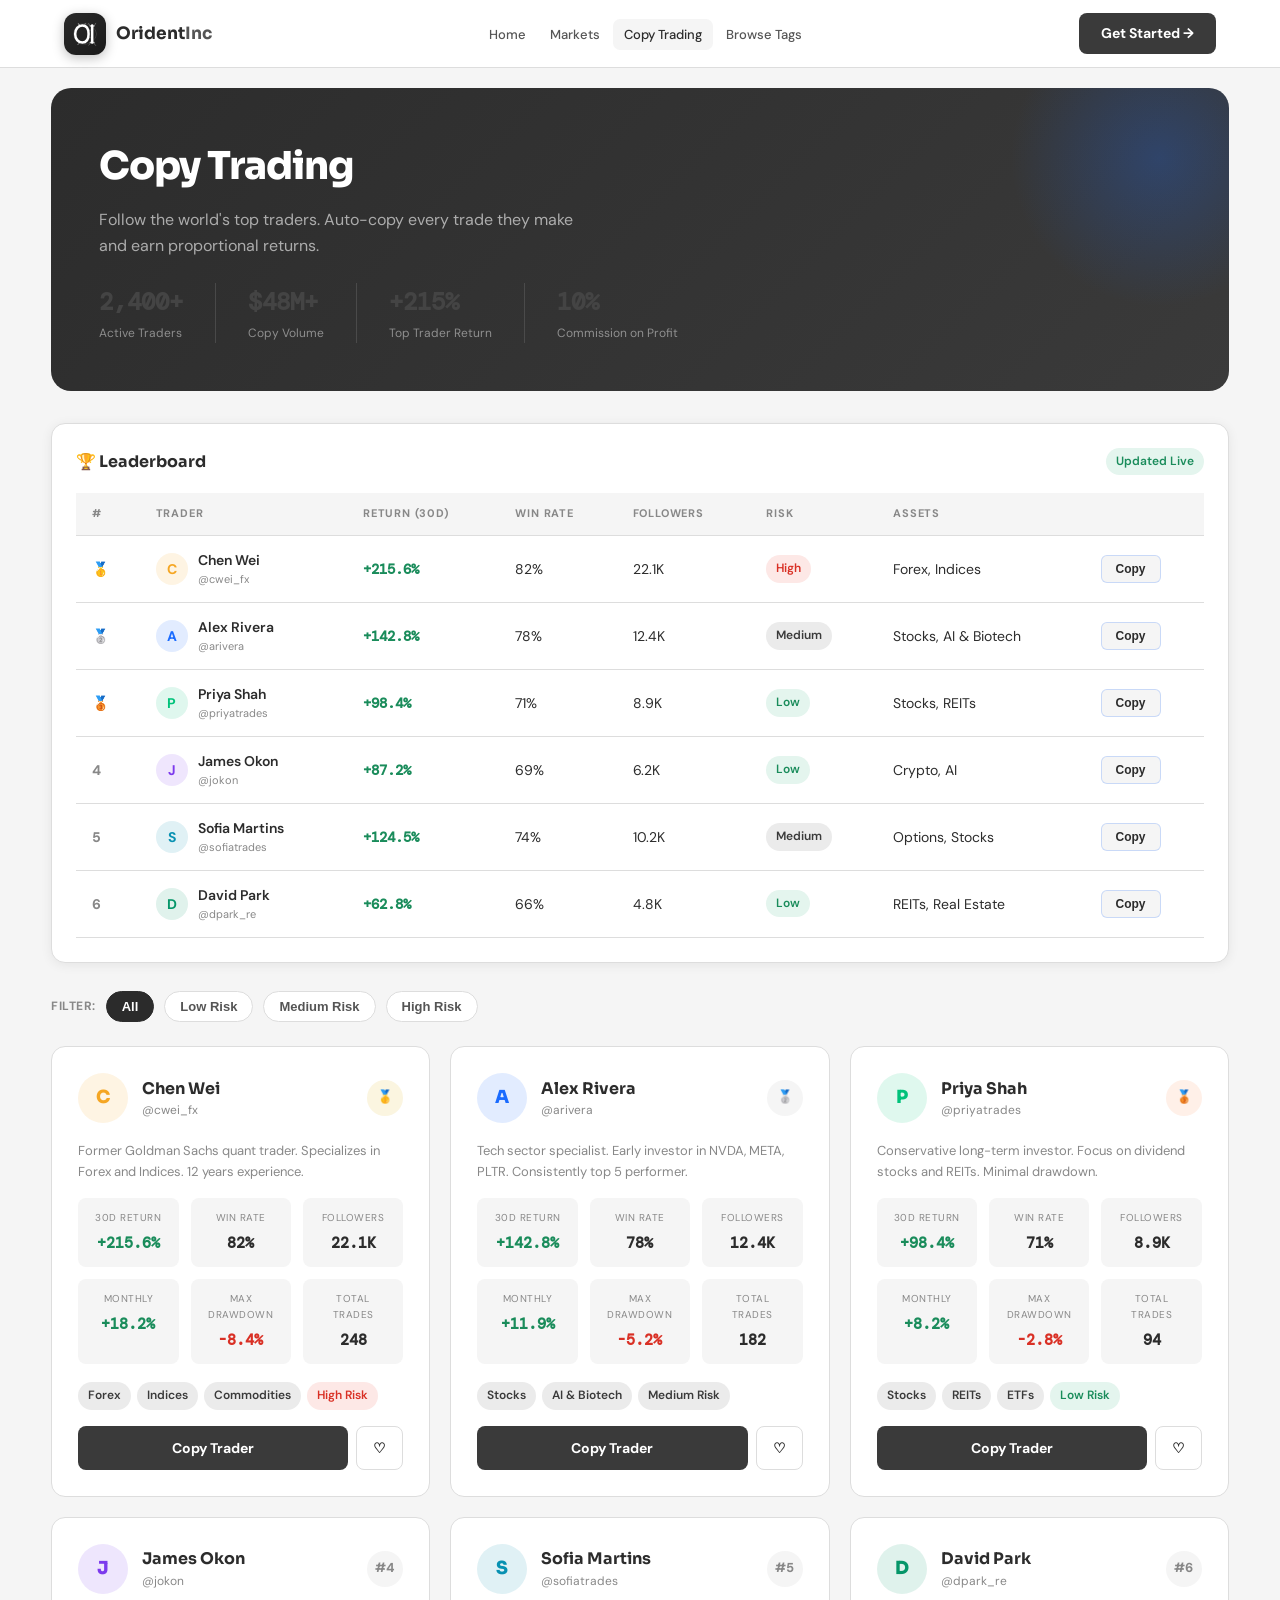
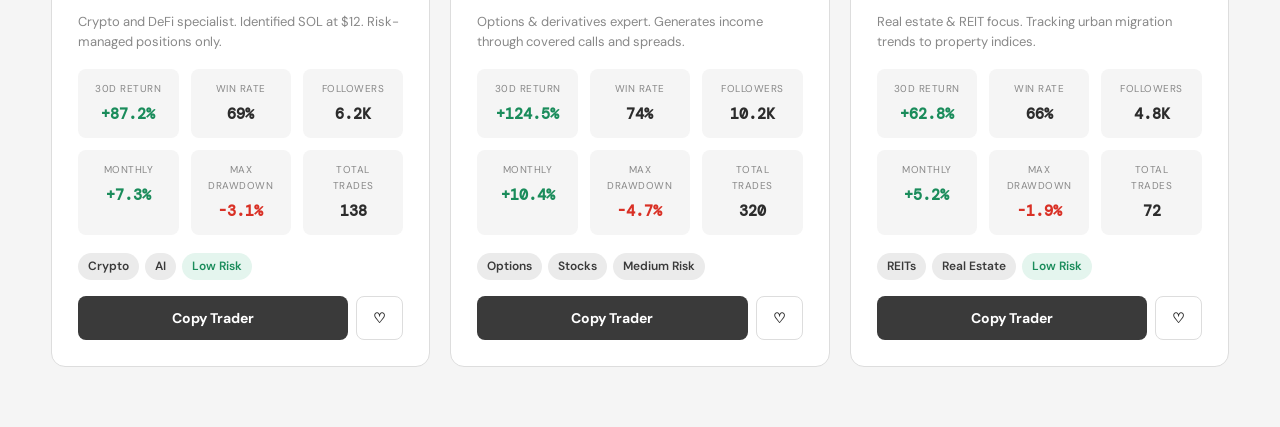
<file: Big Folder/Big Fold/copy-trading.html>
<!DOCTYPE html><html lang="en"><head>
<meta charset="UTF-8"/><meta name="viewport" content="width=device-width,initial-scale=1.0"/>
<title>Copy Trading — Orident Inc</title>
<link href="https://fonts.googleapis.com/css2?family=Sora:wght@300;400;500;600;700;800&family=DM+Sans:ital,wght@0,300;0,400;0,500;0,600;1,400&family=DM+Mono:wght@400;500&display=swap" rel="stylesheet"/>
<link rel="stylesheet" href="shared.css"/>
<style>
body{background:var(--surface);}
.ct-wrap{max-width:1300px;margin:0 auto;padding:88px 4% 60px;}
.ct-header{background:linear-gradient(135deg,var(--ink),var(--ink2));border-radius:20px;padding:48px;margin-bottom:32px;position:relative;overflow:hidden;}
.ct-header::before{content:'';position:absolute;top:-80px;right:-80px;width:300px;height:300px;border-radius:50%;background:radial-gradient(circle,rgba(26,107,255,.25) 0%,transparent 70%);}
.ct-header h1{font-family:'Sora',sans-serif;font-size:clamp(1.8rem,3vw,2.5rem);font-weight:800;color:white;margin-bottom:10px;letter-spacing:-1px;}
.ct-header p{font-size:16px;color:rgba(255,255,255,.6);max-width:500px;}
.ct-stats{display:flex;gap:32px;margin-top:24px;flex-wrap:wrap;}
.ct-stat{border-right:1px solid rgba(255,255,255,.12);padding-right:32px;}
.ct-stat:last-child{border-right:none;}
.ct-stat-v{font-family:'DM Mono',monospace;font-size:1.5rem;font-weight:700;color:var(--blue2);}
.ct-stat-l{font-size:12px;color:rgba(255,255,255,.45);margin-top:3px;}
.filters{display:flex;gap:10px;align-items:center;flex-wrap:wrap;margin-bottom:24px;}
.filter-label{font-size:12px;font-weight:700;color:var(--muted);text-transform:uppercase;letter-spacing:.5px;}
.filter-btn{padding:7px 15px;border-radius:20px;border:1.5px solid var(--border);background:white;color:var(--slate);font-size:13px;font-weight:600;cursor:pointer;transition:all .2s;}
.filter-btn.active,.filter-btn:hover{background:var(--blue);color:white;border-color:var(--ink);}
.traders-grid{display:grid;grid-template-columns:repeat(auto-fill,minmax(340px,1fr));gap:20px;}
.trader-full-card{background:white;border:1px solid var(--border);border-radius:var(--r);padding:26px;transition:all .2s;}
.trader-full-card:hover{box-shadow:var(--shadow2);transform:translateY(-3px);}
.tfc-head{display:flex;align-items:center;gap:14px;margin-bottom:18px;}
.tfc-av{width:50px;height:50px;border-radius:50%;display:flex;align-items:center;justify-content:center;font-weight:800;font-size:18px;font-family:'Sora',sans-serif;flex-shrink:0;}
.tfc-name{font-family:'Sora',sans-serif;font-weight:700;color:var(--ink);font-size:16px;}
.tfc-handle{font-size:12px;color:var(--muted);}
.tfc-rank{margin-left:auto;width:36px;height:36px;border-radius:50%;display:flex;align-items:center;justify-content:center;font-weight:800;font-size:13px;}
.rank-1{background:var(--gold2);color:var(--gold);}
.rank-2{background:var(--surface);color:var(--slate);}
.rank-3{background:#FFF0E8;color:#CD7F32;}
.rank-other{background:var(--surface);color:var(--muted);}
.tfc-bio{font-size:13px;color:var(--muted);margin-bottom:16px;line-height:1.6;}
.tfc-stats{display:grid;grid-template-columns:repeat(3,1fr);gap:12px;margin-bottom:18px;}
.tfc-s{background:var(--surface);border-radius:8px;padding:12px;text-align:center;}
.tfc-sl{font-size:10px;text-transform:uppercase;letter-spacing:.5px;color:var(--muted);margin-bottom:5px;}
.tfc-sv{font-family:'DM Mono',monospace;font-size:15px;font-weight:700;color:var(--ink);}
.tfc-sv.up{color:var(--green);}
.tfc-sectors{display:flex;gap:6px;flex-wrap:wrap;margin-bottom:16px;}
.copy-modal .modal-box{max-width:440px;}
.copy-alloc-grid{display:grid;grid-template-columns:repeat(3,1fr);gap:8px;margin-bottom:16px;}
.alloc-preset{padding:10px;border:2px solid var(--border);border-radius:8px;background:white;text-align:center;cursor:pointer;transition:all .2s;}
.alloc-preset.active,.alloc-preset:hover{border-color:var(--ink);background:var(--surface);}
.alloc-preset .pct{font-size:16px;font-weight:800;color:var(--ink);}
.alloc-preset .amt{font-size:11px;color:var(--muted);}
.leaderboard-table{width:100%;border-collapse:collapse;}
.leaderboard-table th{font-size:11px;color:var(--muted);letter-spacing:.8px;text-transform:uppercase;padding:12px 16px;border-bottom:1px solid var(--border);text-align:left;background:var(--surface);}
.leaderboard-table td{padding:13px 16px;border-bottom:1px solid var(--border);font-size:14px;}
</style>
</head><body>
<div id="toast-container"></div>
<nav class="orident-nav">
  <a href="index.html" class="nav-logo"><div class="nav-logo-mark"><svg viewBox="0 0 38 38" fill="none" xmlns="http://www.w3.org/2000/svg"><path d="M6 19 Q8 10 14 8 Q20 6 26 10 Q32 14 32 19 Q32 24 26 28 Q20 32 14 30 Q8 28 6 19Z" stroke="rgba(255,255,255,0.12)" stroke-width="1" fill="none"/><path d="M8 19 C8 13.5 11.5 9.5 16 9.5 C20.5 9.5 23 13 23 19 C23 25 20.5 28.5 16 28.5 C11.5 28.5 8 24.5 8 19Z" stroke="white" stroke-width="2.8" fill="none" stroke-linecap="round"/><path d="M13.5 10 C13 9 12.5 8 11.5 7.5" stroke="rgba(255,255,255,0.55)" stroke-width="1.2" stroke-linecap="round"/><path d="M18 9.6 C18.5 8.5 19 7.8 19.5 7" stroke="rgba(255,255,255,0.4)" stroke-width="0.9" stroke-linecap="round"/><path d="M13 28 C12.5 29.2 12 30 11 31" stroke="rgba(255,255,255,0.5)" stroke-width="1.1" stroke-linecap="round"/><path d="M27 9.5 L27 28.5" stroke="white" stroke-width="2.8" stroke-linecap="round"/><path d="M25 10 L29 10" stroke="rgba(255,255,255,0.65)" stroke-width="1.6" stroke-linecap="round"/><path d="M24.5 9.5 C24 8.5 23.5 8 23 7.2" stroke="rgba(255,255,255,0.35)" stroke-width="0.9" stroke-linecap="round"/><path d="M29.5 9.5 C30 8.5 30.5 8 31 7" stroke="rgba(255,255,255,0.35)" stroke-width="0.9" stroke-linecap="round"/><path d="M25 28.5 L29 28.5" stroke="rgba(255,255,255,0.65)" stroke-width="1.6" stroke-linecap="round"/><path d="M25 29 C24.5 30 24 30.8 23.2 31.5" stroke="rgba(255,255,255,0.35)" stroke-width="0.9" stroke-linecap="round"/><path d="M29 29 C29.5 30 30 31 30.8 31.8" stroke="rgba(255,255,255,0.35)" stroke-width="0.9" stroke-linecap="round"/><path d="M22 15 C24 14.5 26 14.8 27 15" stroke="rgba(255,255,255,0.2)" stroke-width="0.8" stroke-linecap="round"/><path d="M22 23 C24 23.2 26 23.1 27 23" stroke="rgba(255,255,255,0.2)" stroke-width="0.8" stroke-linecap="round"/></svg></div><span class="nav-logo-text">Orident<span>Inc</span></span></a>
    <ul class="nav-links">
    <li><a href="index.html">Home</a></li>
    <li><a href="markets.html">Markets</a></li>
    <li><a href="copy-trading.html" class="active">Copy Trading</a></li>
    <li><a href="browse-tags.html">Browse Tags</a></li>
  </ul>
    <div class="nav-right">
    <a href="login.html" class="btn-primary">Get Started →</a>
  </div>
</nav>

<!-- COPY MODAL -->
<div class="modal-overlay copy-modal" id="copy-modal">
  <div class="modal-box">
    <div class="modal-head"><h3 id="copy-modal-title">Copy Trader</h3><button class="modal-close" onclick="closeCopy()">✕</button></div>
    <div class="modal-body">
      <div id="copy-trader-preview" style="margin-bottom:20px;"></div>
      <h4 style="font-size:14px;font-weight:700;margin-bottom:12px;">Allocate Amount</h4>
      <div class="copy-alloc-grid" id="alloc-grid"></div>
      <div class="form-group"><label>Or enter custom amount ($)</label><input type="number" id="copy-amount" placeholder="Custom amount..." oninput="updateCopyEst()"/></div>
      <div class="summary-box" style="background:var(--surface);border:1px solid var(--border);border-radius:10px;padding:16px;margin-bottom:18px;">
        <div style="display:flex;justify-content:space-between;padding:5px 0;"><span style="font-size:13px;color:var(--muted)">Your Allocation</span><span id="copy-alloc-display" style="font-weight:700;font-size:13px;">$0.00</span></div>
        <div style="display:flex;justify-content:space-between;padding:5px 0;"><span style="font-size:13px;color:var(--muted)">Commission Share</span><span style="font-weight:700;font-size:13px;">10% of profit</span></div>
        <div style="display:flex;justify-content:space-between;padding:5px 0;"><span style="font-size:13px;color:var(--muted)">Auto-copy Trades</span><span style="font-weight:700;font-size:13px;color:var(--green)">Enabled</span></div>
      </div>
      <button class="btn-primary" style="width:100%;justify-content:center;padding:14px;" onclick="confirmCopy()">Start Copying →</button>
      <p style="font-size:12px;color:var(--muted);text-align:center;margin-top:10px;">You must be <a href="login.html" style="color:var(--ink);font-weight:700;">signed in</a> to copy this trader. <a href="login.html" style="color:var(--ink);font-weight:700;">Create account →</a></p>
    </div>
  </div>
</div>

<div class="ct-wrap">
  <div class="ct-header">
    <h1>Copy Trading</h1>
    <p>Follow the world's top traders. Auto-copy every trade they make and earn proportional returns.</p>
    <div class="ct-stats">
      <div class="ct-stat"><div class="ct-stat-v">2,400+</div><div class="ct-stat-l">Active Traders</div></div>
      <div class="ct-stat"><div class="ct-stat-v">$48M+</div><div class="ct-stat-l">Copy Volume</div></div>
      <div class="ct-stat"><div class="ct-stat-v">+215%</div><div class="ct-stat-l">Top Trader Return</div></div>
      <div class="ct-stat"><div class="ct-stat-v">10%</div><div class="ct-stat-l">Commission on Profit</div></div>
    </div>
  </div>

  <!-- LEADERBOARD -->
  <div class="card" style="margin-bottom:28px;">
    <div style="display:flex;align-items:center;justify-content:space-between;margin-bottom:18px;flex-wrap:wrap;gap:10px;">
      <h3 style="font-family:'Sora',sans-serif;font-weight:700;font-size:16px;">🏆 Leaderboard</h3>
      <span class="badge badge-up">Updated Live</span>
    </div>
    <div style="overflow:auto;">
      <table class="leaderboard-table" id="leaderboard-table">
        <thead><tr><th>#</th><th>Trader</th><th>Return (30d)</th><th>Win Rate</th><th>Followers</th><th>Risk</th><th>Assets</th><th></th></tr></thead>
        <tbody id="leaderboard-body"></tbody>
      </table>
    </div>
  </div>

  <!-- FILTER -->
  <div class="filters">
    <span class="filter-label">Filter:</span>
    <button class="filter-btn active" onclick="filterTraders('all',this)">All</button>
    <button class="filter-btn" onclick="filterTraders('low',this)">Low Risk</button>
    <button class="filter-btn" onclick="filterTraders('medium',this)">Medium Risk</button>
    <button class="filter-btn" onclick="filterTraders('high',this)">High Risk</button>
  </div>

  <div class="traders-grid" id="traders-grid"></div>
</div>

<script src="shared.js"></script>
<script>
const TRADERS=[
  {id:1,name:'Chen Wei',handle:'@cwei_fx',bio:'Former Goldman Sachs quant trader. Specializes in Forex and Indices. 12 years experience.',ret:'+215.6%',win:'82%',fol:'22.1K',risk:'High',col:'#F5A623',sectors:['Forex','Indices','Commodities'],monthly:'+18.2%',drawn:'-8.4%',trades:248},
  {id:2,name:'Alex Rivera',handle:'@arivera',bio:'Tech sector specialist. Early investor in NVDA, META, PLTR. Consistently top 5 performer.',ret:'+142.8%',win:'78%',fol:'12.4K',risk:'Medium',col:'#1A6BFF',sectors:['Stocks','AI & Biotech'],monthly:'+11.9%',drawn:'-5.2%',trades:182},
  {id:3,name:'Priya Shah',handle:'@priyatrades',bio:'Conservative long-term investor. Focus on dividend stocks and REITs. Minimal drawdown.',ret:'+98.4%',win:'71%',fol:'8.9K',risk:'Low',col:'#00C27A',sectors:['Stocks','REITs','ETFs'],monthly:'+8.2%',drawn:'-2.8%',trades:94},
  {id:4,name:'James Okon',handle:'@jokon',bio:'Crypto and DeFi specialist. Identified SOL at $12. Risk-managed positions only.',ret:'+87.2%',win:'69%',fol:'6.2K',risk:'Low',col:'#7C3AED',sectors:['Crypto','AI'],monthly:'+7.3%',drawn:'-3.1%',trades:138},
  {id:5,name:'Sofia Martins',handle:'@sofiatrades',bio:'Options & derivatives expert. Generates income through covered calls and spreads.',ret:'+124.5%',win:'74%',fol:'10.2K',risk:'Medium',col:'#0891B2',sectors:['Options','Stocks'],monthly:'+10.4%',drawn:'-4.7%',trades:320},
  {id:6,name:'David Park',handle:'@dpark_re',bio:'Real estate & REIT focus. Tracking urban migration trends to property indices.',ret:'+62.8%',win:'66%',fol:'4.8K',risk:'Low',col:'#059669',sectors:['REITs','Real Estate'],monthly:'+5.2%',drawn:'-1.9%',trades:72},
];

let curFilter='all';
let copyTrader=null;

function filterTraders(f,btn){
  curFilter=f;
  document.querySelectorAll('.filter-btn').forEach(b=>b.classList.remove('active'));
  btn.classList.add('active');
  renderTraders();
}

function renderTraders(){
  const filtered=curFilter==='all'?TRADERS:TRADERS.filter(t=>t.risk.toLowerCase()===curFilter);
  document.getElementById('traders-grid').innerHTML=filtered.map((t,i)=>`
    <div class="trader-full-card">
      <div class="tfc-head">
        <div class="tfc-av" style="background:${t.col}20;color:${t.col}">${t.name[0]}</div>
        <div><div class="tfc-name">${t.name}</div><div class="tfc-handle">${t.handle}</div></div>
        <div class="tfc-rank rank-${i<3?i+1:'other'}">${i===0?'🥇':i===1?'🥈':i===2?'🥉':'#'+(i+1)}</div>
      </div>
      <p class="tfc-bio">${t.bio}</p>
      <div class="tfc-stats">
        <div class="tfc-s"><div class="tfc-sl">30d Return</div><div class="tfc-sv up">${t.ret}</div></div>
        <div class="tfc-s"><div class="tfc-sl">Win Rate</div><div class="tfc-sv">${t.win}</div></div>
        <div class="tfc-s"><div class="tfc-sl">Followers</div><div class="tfc-sv">${t.fol}</div></div>
        <div class="tfc-s"><div class="tfc-sl">Monthly</div><div class="tfc-sv up">${t.monthly}</div></div>
        <div class="tfc-s"><div class="tfc-sl">Max Drawdown</div><div class="tfc-sv" style="color:var(--red)">${t.drawn}</div></div>
        <div class="tfc-s"><div class="tfc-sl">Total Trades</div><div class="tfc-sv">${t.trades}</div></div>
      </div>
      <div class="tfc-sectors">${t.sectors.map(s=>`<span class="badge badge-blue">${s}</span>`).join('')}<span class="badge badge-${t.risk==='Low'?'up':t.risk==='High'?'down':'blue'}">${t.risk} Risk</span></div>
      <div style="display:flex;gap:8px;">
        <button class="btn-primary" style="flex:1;justify-content:center;padding:12px;" onclick="openCopy(${t.id})">Copy Trader</button>
        <button class="btn-ghost" style="padding:12px 16px;" title="Follow">♡</button>
      </div>
    </div>`).join('');
}
renderTraders();

document.getElementById('leaderboard-body').innerHTML=TRADERS.map((t,i)=>`
  <tr>
    <td style="font-weight:800;color:${i===0?'var(--gold)':i===1?'var(--slate)':i===2?'#CD7F32':'var(--muted)'}">${i===0?'🥇':i===1?'🥈':i===2?'🥉':i+1}</td>
    <td><div style="display:flex;align-items:center;gap:10px;"><div style="width:32px;height:32px;border-radius:50%;background:${t.col}20;color:${t.col};display:flex;align-items:center;justify-content:center;font-weight:700">${t.name[0]}</div><div><div style="font-weight:600">${t.name}</div><div style="font-size:11px;color:var(--muted)">${t.handle}</div></div></div></td>
    <td><span style="font-family:'DM Mono',monospace;font-weight:700;color:var(--green)">${t.ret}</span></td>
    <td>${t.win}</td>
    <td>${t.fol}</td>
    <td><span class="badge badge-${t.risk==='Low'?'up':t.risk==='High'?'down':'blue'}">${t.risk}</span></td>
    <td>${t.sectors.slice(0,2).join(', ')}</td>
    <td><button class="trade-btn" onclick="openCopy(${t.id})" style="background:var(--surface);color:var(--ink);border:1px solid rgba(26,107,255,.2);padding:6px 14px;border-radius:6px;font-size:12px;font-weight:700;cursor:pointer;">Copy</button></td>
  </tr>`).join('');

function openCopy(id){
  copyTrader=TRADERS.find(t=>t.id===id);
  if(!copyTrader)return;
  document.getElementById('copy-modal-title').textContent='Copy '+copyTrader.name;
  document.getElementById('copy-trader-preview').innerHTML=`<div style="display:flex;align-items:center;gap:12px;background:var(--surface);border-radius:10px;padding:14px;"><div style="width:40px;height:40px;border-radius:50%;background:${copyTrader.col}20;color:${copyTrader.col};display:flex;align-items:center;justify-content:center;font-weight:800;font-size:15px;">${copyTrader.name[0]}</div><div><div style="font-weight:700">${copyTrader.name}</div><div style="font-size:12px;color:var(--muted)">${copyTrader.handle} · ${copyTrader.ret} return · ${copyTrader.win} win rate</div></div></div>`;
  const balance=Auth.isLoggedIn()?(Auth.currentUser.balance||0):10000;
  const presets=[0.1,0.25,0.5];
  document.getElementById('alloc-grid').innerHTML=presets.map(p=>`<div class="alloc-preset" onclick="setAlloc(${p},this,${balance})"><div class="pct">${p*100}%</div><div class="amt">$${fmt(balance*p)}</div></div>`).join('');
  document.getElementById('copy-amount').value='';
  document.getElementById('copy-alloc-display').textContent='$0.00';
  document.getElementById('copy-modal').classList.add('open');
}
function closeCopy(){document.getElementById('copy-modal').classList.remove('open');}
function setAlloc(pct,el,bal){
  document.querySelectorAll('.alloc-preset').forEach(a=>a.classList.remove('active'));
  el.classList.add('active');
  const amt=bal*pct;
  document.getElementById('copy-amount').value=fmt(amt,2);
  document.getElementById('copy-alloc-display').textContent='$'+fmt(amt);
}
function updateCopyEst(){const v=parseFloat(document.getElementById('copy-amount').value)||0;document.getElementById('copy-alloc-display').textContent='$'+fmt(v);}
function confirmCopy(){
  if(!Auth.isLoggedIn()){showToast('Please sign in to copy traders','error','🔒');setTimeout(()=>window.location.href='login.html',1200);return;}
  const amt=parseFloat(document.getElementById('copy-amount').value)||0;
  if(amt<10){showToast('Minimum copy allocation is $10','error','⚠️');return;}
  closeCopy();
  showToast('Now copying '+copyTrader.name+'! Trades will be auto-mirrored 🚀','success','✅');
}
document.getElementById('copy-modal').addEventListener('click',e=>{if(e.target===e.currentTarget)closeCopy();});
</script>
</body></html>
</file>
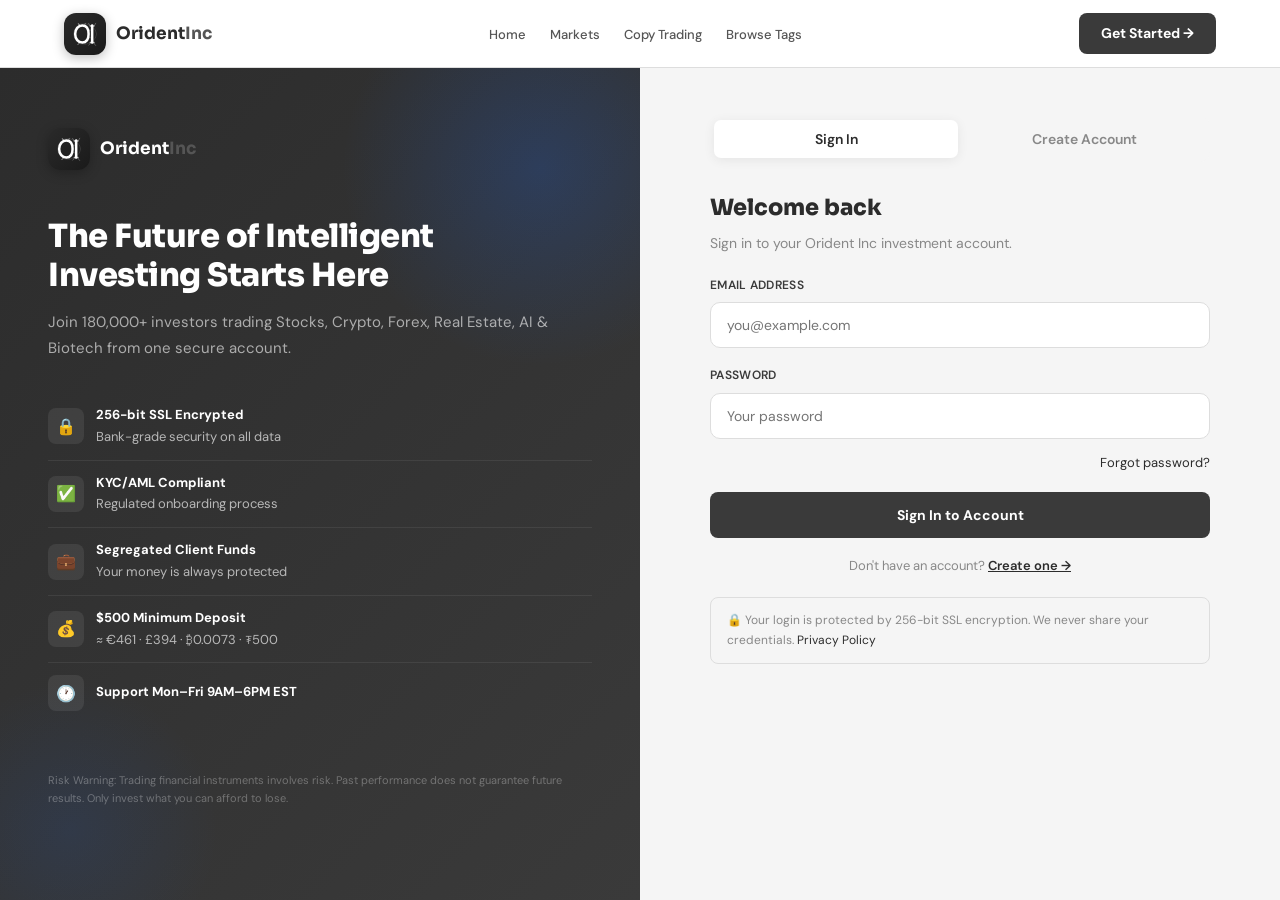
<file: Big Folder/Big Fold/dashboard.html>
<!DOCTYPE html><html lang="en"><head>
<meta charset="UTF-8"/><meta name="viewport" content="width=device-width,initial-scale=1.0"/>
<title>Dashboard — Orident Inc</title>
<link href="https://fonts.googleapis.com/css2?family=Sora:wght@300;400;500;600;700;800&family=DM+Sans:ital,wght@0,300;0,400;0,500;0,600;1,400&family=DM+Mono:wght@400;500&display=swap" rel="stylesheet"/>
<link rel="stylesheet" href="shared.css"/>
<style>
body{background:var(--surface);}
.dash-wrap{max-width:1300px;margin:0 auto;padding:88px 4% 60px;}
.dash-top{display:flex;align-items:center;justify-content:space-between;margin-bottom:28px;flex-wrap:wrap;gap:14px;}
.dash-greeting{font-family:'Sora',sans-serif;font-size:1.5rem;font-weight:800;color:var(--ink);}
.dash-greeting span{color:var(--ink);}
.kpi-grid{display:grid;grid-template-columns:repeat(4,1fr);gap:16px;margin-bottom:28px;}
.kpi{background:white;border:1px solid var(--border);border-radius:var(--r);padding:22px;transition:box-shadow .2s;}
.kpi:hover{box-shadow:var(--shadow2);}
.kpi-label{font-size:12px;color:var(--muted);font-weight:600;text-transform:uppercase;letter-spacing:.5px;margin-bottom:8px;}
.kpi-val{font-family:'DM Mono',monospace;font-size:1.6rem;font-weight:700;color:var(--ink);margin-bottom:6px;}
.kpi-sub{font-size:12px;color:var(--muted);}
.dash-grid{display:grid;grid-template-columns:1fr 380px;gap:20px;align-items:start;}
.portfolio-section{background:white;border:1px solid var(--border);border-radius:var(--r);padding:24px;margin-bottom:20px;}
.section-hd{display:flex;align-items:center;justify-content:space-between;margin-bottom:18px;}
.section-hd h3{font-family:'Sora',sans-serif;font-size:16px;font-weight:700;color:var(--ink);}
.empty-state{text-align:center;padding:40px;color:var(--muted);}
.empty-state .icon{font-size:36px;margin-bottom:12px;}
.empty-state p{font-size:14px;line-height:1.6;}
.watch-item{display:flex;align-items:center;justify-content:space-between;padding:12px 0;border-bottom:1px solid var(--border);}
.watch-item:last-child{border-bottom:none;}
.watch-sym{font-family:'DM Mono',monospace;font-size:13px;font-weight:600;color:var(--ink);}
.watch-name{font-size:12px;color:var(--muted);}
.watch-price{font-family:'DM Mono',monospace;font-size:14px;font-weight:700;text-align:right;}
.watch-chg{font-size:12px;text-align:right;}
.watch-chg.up{color:var(--green);}
.watch-chg.dn{color:var(--red);}
.side-card{background:white;border:1px solid var(--border);border-radius:var(--r);padding:22px;margin-bottom:16px;}
.balance-display{background:linear-gradient(135deg,var(--blue),#0049CC);border-radius:12px;padding:24px;color:white;margin-bottom:16px;}
.bal-label{font-size:12px;color:rgba(255,255,255,.65);margin-bottom:6px;}
.bal-amount{font-family:'DM Mono',monospace;font-size:2rem;font-weight:700;}
.bal-sub{font-size:12px;color:rgba(255,255,255,.55);margin-top:6px;}
.quick-actions{display:grid;grid-template-columns:1fr 1fr;gap:8px;margin-top:14px;}
.qa-btn{padding:10px;border-radius:8px;border:none;font-family:'DM Sans',sans-serif;font-weight:700;font-size:13px;cursor:pointer;text-decoration:none;display:block;text-align:center;transition:all .2s;}
.qa-dep{background:var(--green2);color:var(--green);}
.qa-dep:hover{background:var(--green);color:white;}
.qa-wit{background:var(--surface);color:var(--slate);border:1px solid var(--border);}
.qa-wit:hover{background:var(--ink);color:white;}
.activity-item{display:flex;align-items:center;gap:12px;padding:10px 0;border-bottom:1px solid var(--border);}
.activity-item:last-child{border-bottom:none;}
.act-icon{width:36px;height:36px;border-radius:10px;display:flex;align-items:center;justify-content:center;font-size:15px;flex-shrink:0;}
.act-desc{font-size:13px;font-weight:500;color:var(--ink);}
.act-time{font-size:11px;color:var(--muted);}
.act-amount{font-family:'DM Mono',monospace;font-size:13px;font-weight:700;margin-left:auto;}
@media(max-width:1024px){.kpi-grid{grid-template-columns:repeat(2,1fr);}.dash-grid{grid-template-columns:1fr;}}
</style>
</head><body>
<div id="toast-container"></div>
<nav class="orident-nav">
  <a href="index.html" class="nav-logo"><div class="nav-logo-mark"><svg viewBox="0 0 38 38" fill="none" xmlns="http://www.w3.org/2000/svg"><path d="M6 19 Q8 10 14 8 Q20 6 26 10 Q32 14 32 19 Q32 24 26 28 Q20 32 14 30 Q8 28 6 19Z" stroke="rgba(255,255,255,0.12)" stroke-width="1" fill="none"/><path d="M8 19 C8 13.5 11.5 9.5 16 9.5 C20.5 9.5 23 13 23 19 C23 25 20.5 28.5 16 28.5 C11.5 28.5 8 24.5 8 19Z" stroke="white" stroke-width="2.8" fill="none" stroke-linecap="round"/><path d="M13.5 10 C13 9 12.5 8 11.5 7.5" stroke="rgba(255,255,255,0.55)" stroke-width="1.2" stroke-linecap="round"/><path d="M18 9.6 C18.5 8.5 19 7.8 19.5 7" stroke="rgba(255,255,255,0.4)" stroke-width="0.9" stroke-linecap="round"/><path d="M13 28 C12.5 29.2 12 30 11 31" stroke="rgba(255,255,255,0.5)" stroke-width="1.1" stroke-linecap="round"/><path d="M27 9.5 L27 28.5" stroke="white" stroke-width="2.8" stroke-linecap="round"/><path d="M25 10 L29 10" stroke="rgba(255,255,255,0.65)" stroke-width="1.6" stroke-linecap="round"/><path d="M24.5 9.5 C24 8.5 23.5 8 23 7.2" stroke="rgba(255,255,255,0.35)" stroke-width="0.9" stroke-linecap="round"/><path d="M29.5 9.5 C30 8.5 30.5 8 31 7" stroke="rgba(255,255,255,0.35)" stroke-width="0.9" stroke-linecap="round"/><path d="M25 28.5 L29 28.5" stroke="rgba(255,255,255,0.65)" stroke-width="1.6" stroke-linecap="round"/><path d="M25 29 C24.5 30 24 30.8 23.2 31.5" stroke="rgba(255,255,255,0.35)" stroke-width="0.9" stroke-linecap="round"/><path d="M29 29 C29.5 30 30 31 30.8 31.8" stroke="rgba(255,255,255,0.35)" stroke-width="0.9" stroke-linecap="round"/><path d="M22 15 C24 14.5 26 14.8 27 15" stroke="rgba(255,255,255,0.2)" stroke-width="0.8" stroke-linecap="round"/><path d="M22 23 C24 23.2 26 23.1 27 23" stroke="rgba(255,255,255,0.2)" stroke-width="0.8" stroke-linecap="round"/></svg></div><span class="nav-logo-text">Orident<span>Inc</span></span></a>
    <ul class="nav-links">
    <li><a href="index.html">Home</a></li>
    <li><a href="markets.html">Markets</a></li>
    <li><a href="copy-trading.html">Copy Trading</a></li>
    <li><a href="browse-tags.html">Browse Tags</a></li>
  </ul>
    <div class="nav-right">
    <a href="login.html" class="btn-primary">Get Started →</a>
  </div>
</nav>

<div class="dash-wrap">
  <div class="dash-top">
    <div><div class="dash-greeting">Good morning, <span id="user-first">Investor</span> 👋</div><p style="font-size:14px;color:var(--muted);margin-top:4px;" id="dash-date"></p></div>
    <div class="live-badge" style="display:flex;align-items:center;gap:6px;background:var(--green2);color:var(--green);padding:8px 16px;border-radius:20px;font-size:12px;font-weight:700;"><div style="width:6px;height:6px;border-radius:50%;background:var(--green);animation:pulse 1.5s infinite;"></div>Markets Open</div>
  </div>

  <!-- KPIs -->
  <div class="kpi-grid">
    <div class="kpi"><div class="kpi-label">Portfolio Value</div><div class="kpi-val" id="kpi-portfolio">$10,000.00</div><div class="kpi-sub">Total invested + cash</div></div>
    <div class="kpi"><div class="kpi-label">Available Balance</div><div class="kpi-val" id="kpi-balance">$10,000.00</div><div class="kpi-sub">Ready to invest</div></div>
    <div class="kpi"><div class="kpi-label">Total P&amp;L</div><div class="kpi-val" id="kpi-pnl" style="color:var(--green)">+$0.00</div><div class="kpi-sub">All time returns</div></div>
    <div class="kpi"><div class="kpi-label">Open Positions</div><div class="kpi-val" id="kpi-positions">0</div><div class="kpi-sub">Active trades</div></div>
  </div>

  <div class="dash-grid">
    <div>
      <!-- PORTFOLIO -->
      <div class="portfolio-section">
        <div class="section-hd"><h3>Portfolio</h3><a href="markets.html" class="btn-primary" style="padding:8px 16px;font-size:13px;text-decoration:none;">+ New Trade</a></div>
        <div class="empty-state" id="portfolio-empty"><div class="icon">📊</div><p>No open positions yet.<br/>Start trading on the <a href="markets.html" style="color:var(--ink)">Markets page</a>.</p></div>
        <div id="portfolio-positions" style="display:none;"></div>
      </div>

      <!-- WATCHLIST -->
      <div class="portfolio-section">
        <div class="section-hd"><h3>Watchlist</h3><a href="markets.html" style="font-size:13px;color:var(--ink);text-decoration:none;">+ Add Asset</a></div>
        <div id="watchlist-items"></div>
      </div>

      <!-- RECENT ACTIVITY -->
      <div class="portfolio-section">
        <div class="section-hd"><h3>Recent Activity</h3></div>
        <div id="activity-list">
          <div class="activity-item"><div class="act-icon" style="background:var(--surface)">🎉</div><div><div class="act-desc">Account created</div><div class="act-time">Welcome to Orident Inc!</div></div><div class="act-amount" style="color:var(--green)">+$10,000</div></div>
        </div>
      </div>
    </div>

    <div>
      <!-- BALANCE CARD -->
      <div class="side-card">
        <div class="balance-display">
          <div class="bal-label">Available Balance</div>
          <div class="bal-amount" id="side-balance">$10,000.00</div>
          <div class="bal-sub">No minimum deposit required</div>
        </div>
        <div class="quick-actions">
          <a href="deposit.html" class="qa-btn qa-dep">💰 Deposit</a>
          <a href="deposit.html#withdraw" class="qa-btn qa-wit">↑ Withdraw</a>
        </div>
      </div>

      <!-- LIVE PRICES -->
      <div class="side-card">
        <div class="section-hd" style="margin-bottom:12px;"><h3>Live Prices</h3><a href="markets.html" style="font-size:12px;color:var(--ink);text-decoration:none;">All Markets →</a></div>
        <div id="side-prices"></div>
      </div>

      <!-- COPY TRADING -->
      <div class="side-card">
        <div class="section-hd" style="margin-bottom:12px;"><h3>Top Traders</h3><a href="copy-trading.html" style="font-size:12px;color:var(--ink);text-decoration:none;">Explore →</a></div>
        <div id="side-traders"></div>
      </div>
    </div>
  </div>
</div>

<script src="shared.js"></script>
<script>
if(!Auth.isLoggedIn()) window.location.href='login.html';
const u=Auth.currentUser;
document.getElementById('user-first').textContent=u.firstName||'Investor';
document.getElementById('dash-date').textContent=new Date().toLocaleDateString('en-US',{weekday:'long',year:'numeric',month:'long',day:'numeric'});

function updateKPIs(){
  const bal=u.balance||0;
  document.getElementById('kpi-balance').textContent='$'+fmt(bal);
  document.getElementById('side-balance').textContent='$'+fmt(bal);
  document.getElementById('kpi-portfolio').textContent='$'+fmt(bal);
  document.getElementById('kpi-pnl').textContent='+$0.00';
  document.getElementById('kpi-positions').textContent='0';
}
updateKPIs();

// Watchlist defaults
const defaultWatch=['AAPL','NVDA','BTC','ETH','EUR/USD','SPX','XAUUSD','MRNA'];
function renderWatchlist(){
  const all=[...ASSETS.stocks,...ASSETS.crypto,...ASSETS.forex,...ASSETS.indices,...ASSETS.commodities,...ASSETS.ai_biotech];
  const items=defaultWatch.map(s=>all.find(a=>a.sym===s)).filter(Boolean);
  document.getElementById('watchlist-items').innerHTML=items.map(a=>`
    <div class="watch-item">
      <div><div class="watch-sym">${a.sym}</div><div class="watch-name">${a.name}</div></div>
      <div><div class="watch-price">${a.price>100?'$'+fmt(a.price):'$'+fmt(a.price,4)}</div><div class="watch-chg ${pctClass(a.pct)}">${fmtPct(a.pct)}</div></div>
    </div>`).join('');
}
renderWatchlist();
document.addEventListener('prices:update',renderWatchlist);

// Side prices
function renderSidePrices(){
  const items=[{sym:'AAPL',cat:'stocks'},{sym:'BTC',cat:'crypto'},{sym:'EUR/USD',cat:'forex'},{sym:'XAUUSD',cat:'commodities'}];
  document.getElementById('side-prices').innerHTML=items.map(i=>{
    const a=(ASSETS[i.cat]||[]).find(x=>x.sym===i.sym)||{price:0,pct:0};
    return `<div style="display:flex;justify-content:space-between;align-items:center;padding:8px 0;border-bottom:1px solid var(--border);">
      <span style="font-family:'DM Mono',monospace;font-size:13px;font-weight:600;color:var(--ink)">${i.sym}</span>
      <span style="font-family:'DM Mono',monospace;font-size:13px;font-weight:700">${a.price>100?'$'+fmt(a.price):'$'+fmt(a.price,4)}</span>
      <span style="font-size:12px;color:${a.pct>=0?'var(--green)':'var(--red)'}">${fmtPct(a.pct)}</span>
    </div>`;
  }).join('');
}
renderSidePrices();
document.addEventListener('prices:update',renderSidePrices);

// Side traders
const traders=[{name:'Alex Rivera',ret:'+142.8%',col:'#1A6BFF'},{name:'Priya Shah',ret:'+98.4%',col:'#00C27A'},{name:'Chen Wei',ret:'+215.6%',col:'#F5A623'}];
document.getElementById('side-traders').innerHTML=traders.map(t=>`
  <div style="display:flex;align-items:center;gap:10px;padding:8px 0;border-bottom:1px solid var(--border);">
    <div style="width:32px;height:32px;border-radius:50%;background:${t.col}20;color:${t.col};display:flex;align-items:center;justify-content:center;font-weight:800;font-size:13px;">${t.name[0]}</div>
    <div style="flex:1"><div style="font-size:13px;font-weight:600;color:var(--ink)">${t.name}</div></div>
    <span style="font-family:'DM Mono',monospace;font-size:12px;font-weight:700;color:var(--green)">${t.ret}</span>
  </div>`).join('');
</script>
</body></html>
</file>
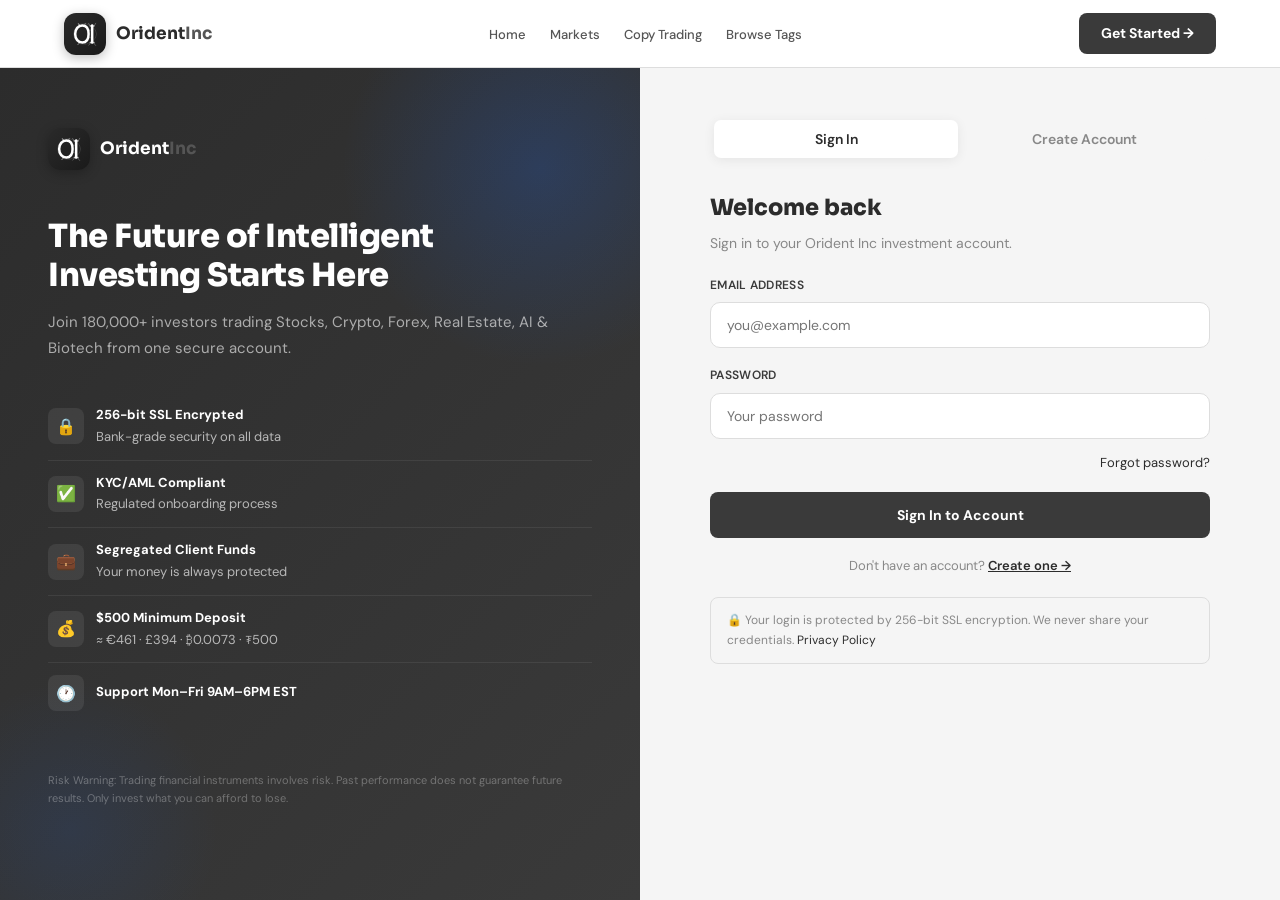
<file: Big Folder/Big Fold/login.html>
<!DOCTYPE html>
<html lang="en">
<head>
<meta charset="UTF-8"/><meta name="viewport" content="width=device-width,initial-scale=1.0"/>
<title>Sign In / Register — Orident Inc</title>
<link href="https://fonts.googleapis.com/css2?family=Sora:wght@300;400;500;600;700;800&family=DM+Sans:ital,wght@0,300;0,400;0,500;0,600;1,400&family=DM+Mono:wght@400;500&display=swap" rel="stylesheet"/>
<link rel="stylesheet" href="shared.css"/>
<style>
body{background:var(--surface);min-height:100vh;}
.auth-page{display:grid;grid-template-columns:1fr 1fr;min-height:100vh;}
.auth-left{background:linear-gradient(135deg,var(--ink) 0%,var(--ink2) 100%);padding:60px 48px;display:flex;flex-direction:column;justify-content:space-between;position:relative;overflow:hidden;}
.auth-left::before{content:'';position:absolute;top:-100px;right:-100px;width:400px;height:400px;border-radius:50%;background:radial-gradient(circle,rgba(26,107,255,.2) 0%,transparent 70%);}
.auth-left::after{content:'';position:absolute;bottom:-80px;left:-80px;width:300px;height:300px;border-radius:50%;background:radial-gradient(circle,rgba(26,107,255,.1) 0%,transparent 70%);}
.auth-left-brand{position:relative;z-index:1;}
.auth-left-content{position:relative;z-index:1;}
.auth-left h2{font-family:'Sora',sans-serif;font-size:2rem;font-weight:800;color:white;line-height:1.2;margin-bottom:16px;letter-spacing:-0.5px;}
.auth-left p{font-size:15px;color:rgba(255,255,255,.6);line-height:1.7;margin-bottom:32px;}
.auth-trust-item{display:flex;align-items:center;gap:12px;padding:12px 0;border-bottom:1px solid rgba(255,255,255,.07);}
.auth-trust-item:last-child{border-bottom:none;}
.auth-trust-icon{width:36px;height:36px;border-radius:8px;background:rgba(255,255,255,.08);display:flex;align-items:center;justify-content:center;font-size:16px;flex-shrink:0;}
.auth-trust-text{font-size:13px;color:rgba(255,255,255,.65);}
.auth-trust-text strong{color:white;display:block;font-size:13px;margin-bottom:1px;}
.auth-right{padding:48px;overflow-y:auto;display:flex;align-items:flex-start;justify-content:center;}
.auth-box{width:100%;max-width:500px;}
.auth-tabs{display:flex;background:var(--surface);border-radius:10px;padding:4px;margin-bottom:28px;gap:4px;}
.auth-tab{flex:1;padding:10px;border:none;background:transparent;font-family:'DM Sans',sans-serif;font-weight:600;font-size:14px;color:var(--muted);cursor:pointer;border-radius:7px;transition:all .2s;}
.auth-tab.active{background:white;color:var(--ink);box-shadow:var(--shadow);}
.auth-panel{display:none;}
.auth-panel.active{display:block;}
.panel-title{font-family:'Sora',sans-serif;font-size:1.4rem;font-weight:800;color:var(--ink);margin-bottom:6px;}
.panel-sub{font-size:14px;color:var(--muted);margin-bottom:22px;line-height:1.6;}
.alert-box{padding:12px 16px;border-radius:8px;font-size:13px;font-weight:500;margin-bottom:16px;display:none;}
.alert-box.error{background:var(--red2);color:var(--red);border:1px solid #FBCCD0;display:block;}
.alert-box.success{background:var(--green2);color:var(--green);border:1px solid #AADFC8;display:block;}
.form-row-2{display:grid;grid-template-columns:1fr 1fr;gap:12px;}

/* KYC STEPS */
.kyc-progress{display:flex;gap:0;margin-bottom:28px;position:relative;}
.kyc-progress::before{content:'';position:absolute;top:14px;left:0;right:0;height:2px;background:var(--border);z-index:0;}
.kyc-step{flex:1;display:flex;flex-direction:column;align-items:center;gap:6px;position:relative;z-index:1;}
.kyc-dot{width:28px;height:28px;border-radius:50%;display:flex;align-items:center;justify-content:center;font-size:11px;font-weight:800;font-family:'Sora',sans-serif;background:var(--border);color:var(--muted);transition:all .3s;}
.kyc-dot.done{background:var(--green);color:white;}
.kyc-dot.active{background:var(--blue);color:white;box-shadow:0 0 0 3px rgba(26,107,255,.2);}
.kyc-step-label{font-size:10px;font-weight:600;color:var(--muted);text-align:center;letter-spacing:.3px;}
.kyc-step-label.active{color:var(--ink);}
.kyc-step-label.done{color:var(--green);}
.step-panel{display:none;}
.step-panel.active{display:block;}
.step-title{font-family:'Sora',sans-serif;font-size:1.1rem;font-weight:700;color:var(--ink);margin-bottom:4px;}
.step-sub{font-size:13px;color:var(--muted);margin-bottom:20px;line-height:1.5;}
.upload-box{border:2px dashed var(--border);border-radius:10px;padding:24px;text-align:center;cursor:pointer;transition:all .2s;position:relative;overflow:hidden;margin-bottom:12px;}
.upload-box:hover{border-color:var(--ink);background:var(--surface);}
.upload-box input{position:absolute;inset:0;opacity:0;cursor:pointer;}
.upload-box .ub-icon{font-size:26px;margin-bottom:8px;}
.upload-box .ub-label{font-size:13px;font-weight:600;color:var(--ink);}
.upload-box .ub-sub{font-size:11px;color:var(--muted);margin-top:3px;}
.upload-box .ub-status{font-size:12px;color:var(--green);font-weight:600;margin-top:6px;}
.radio-row{display:flex;gap:8px;flex-wrap:wrap;margin-bottom:4px;}
.radio-opt{display:flex;align-items:center;gap:7px;padding:9px 14px;border:2px solid var(--border);border-radius:8px;cursor:pointer;font-size:13px;font-weight:600;color:var(--ink);transition:all .2s;flex:1;min-width:100px;justify-content:center;}
.radio-opt input{display:none;}
.radio-opt.selected{border-color:var(--ink);background:var(--surface);color:var(--ink);}
.risk-slider{width:100%;accent-color:var(--ink);height:4px;}
.risk-labels{display:flex;justify-content:space-between;font-size:11px;color:var(--muted);margin-top:4px;}
.doc-download-link{display:inline-flex;align-items:center;gap:6px;color:var(--ink);font-size:13px;font-weight:600;text-decoration:none;padding:8px 14px;background:var(--surface);border-radius:8px;margin-bottom:14px;}
.sig-wrap{border:2px solid var(--border);border-radius:10px;overflow:hidden;margin-bottom:8px;}
.sig-wrap canvas{display:block;width:100%;touch-action:none;cursor:crosshair;}
.sig-bar{display:flex;align-items:center;justify-content:space-between;padding:8px 12px;background:var(--surface);font-size:12px;color:var(--muted);}
.agree-check{display:flex;align-items:flex-start;gap:10px;font-size:13px;color:var(--ink2);margin-bottom:14px;line-height:1.5;}
.agree-check input{margin-top:2px;accent-color:var(--ink);width:auto;flex-shrink:0;}
.privacy-note{background:var(--surface);border:1px solid var(--border);border-radius:8px;padding:12px 16px;font-size:12px;color:var(--muted);line-height:1.7;margin-bottom:16px;}
.privacy-note a{color:var(--ink);text-decoration:none;}
@media(max-width:900px){.auth-page{grid-template-columns:1fr;}.auth-left{display:none;}.auth-right{padding:32px 20px;}}
</style>
</head>
<body>
<div id="toast-container"></div>
<nav class="orident-nav">
  <a href="index.html" class="nav-logo"><div class="nav-logo-mark"><svg viewBox="0 0 38 38" fill="none" xmlns="http://www.w3.org/2000/svg"><path d="M6 19 Q8 10 14 8 Q20 6 26 10 Q32 14 32 19 Q32 24 26 28 Q20 32 14 30 Q8 28 6 19Z" stroke="rgba(255,255,255,0.12)" stroke-width="1" fill="none"/><path d="M8 19 C8 13.5 11.5 9.5 16 9.5 C20.5 9.5 23 13 23 19 C23 25 20.5 28.5 16 28.5 C11.5 28.5 8 24.5 8 19Z" stroke="white" stroke-width="2.8" fill="none" stroke-linecap="round"/><path d="M13.5 10 C13 9 12.5 8 11.5 7.5" stroke="rgba(255,255,255,0.55)" stroke-width="1.2" stroke-linecap="round"/><path d="M18 9.6 C18.5 8.5 19 7.8 19.5 7" stroke="rgba(255,255,255,0.4)" stroke-width="0.9" stroke-linecap="round"/><path d="M13 28 C12.5 29.2 12 30 11 31" stroke="rgba(255,255,255,0.5)" stroke-width="1.1" stroke-linecap="round"/><path d="M27 9.5 L27 28.5" stroke="white" stroke-width="2.8" stroke-linecap="round"/><path d="M25 10 L29 10" stroke="rgba(255,255,255,0.65)" stroke-width="1.6" stroke-linecap="round"/><path d="M24.5 9.5 C24 8.5 23.5 8 23 7.2" stroke="rgba(255,255,255,0.35)" stroke-width="0.9" stroke-linecap="round"/><path d="M29.5 9.5 C30 8.5 30.5 8 31 7" stroke="rgba(255,255,255,0.35)" stroke-width="0.9" stroke-linecap="round"/><path d="M25 28.5 L29 28.5" stroke="rgba(255,255,255,0.65)" stroke-width="1.6" stroke-linecap="round"/><path d="M25 29 C24.5 30 24 30.8 23.2 31.5" stroke="rgba(255,255,255,0.35)" stroke-width="0.9" stroke-linecap="round"/><path d="M29 29 C29.5 30 30 31 30.8 31.8" stroke="rgba(255,255,255,0.35)" stroke-width="0.9" stroke-linecap="round"/><path d="M22 15 C24 14.5 26 14.8 27 15" stroke="rgba(255,255,255,0.2)" stroke-width="0.8" stroke-linecap="round"/><path d="M22 23 C24 23.2 26 23.1 27 23" stroke="rgba(255,255,255,0.2)" stroke-width="0.8" stroke-linecap="round"/></svg></div><span class="nav-logo-text">Orident<span>Inc</span></span></a>
    <ul class="nav-links">
    <li><a href="index.html">Home</a></li>
    <li><a href="markets.html">Markets</a></li>
    <li><a href="copy-trading.html">Copy Trading</a></li>
    <li><a href="browse-tags.html">Browse Tags</a></li>
  </ul>
    <div class="nav-right">
    <a href="login.html" class="btn-primary">Get Started →</a>
  </div>
</nav>

<div class="auth-page" style="padding-top:68px;">
  <!-- LEFT PANEL -->
  <div class="auth-left">
    <div class="auth-left-brand">
      <a href="index.html" class="nav-logo"><div class="nav-logo-mark"><svg viewBox="0 0 38 38" fill="none" xmlns="http://www.w3.org/2000/svg"><path d="M6 19 Q8 10 14 8 Q20 6 26 10 Q32 14 32 19 Q32 24 26 28 Q20 32 14 30 Q8 28 6 19Z" stroke="rgba(255,255,255,0.12)" stroke-width="1" fill="none"/><path d="M8 19 C8 13.5 11.5 9.5 16 9.5 C20.5 9.5 23 13 23 19 C23 25 20.5 28.5 16 28.5 C11.5 28.5 8 24.5 8 19Z" stroke="white" stroke-width="2.8" fill="none" stroke-linecap="round"/><path d="M13.5 10 C13 9 12.5 8 11.5 7.5" stroke="rgba(255,255,255,0.55)" stroke-width="1.2" stroke-linecap="round"/><path d="M18 9.6 C18.5 8.5 19 7.8 19.5 7" stroke="rgba(255,255,255,0.4)" stroke-width="0.9" stroke-linecap="round"/><path d="M13 28 C12.5 29.2 12 30 11 31" stroke="rgba(255,255,255,0.5)" stroke-width="1.1" stroke-linecap="round"/><path d="M27 9.5 L27 28.5" stroke="white" stroke-width="2.8" stroke-linecap="round"/><path d="M25 10 L29 10" stroke="rgba(255,255,255,0.65)" stroke-width="1.6" stroke-linecap="round"/><path d="M24.5 9.5 C24 8.5 23.5 8 23 7.2" stroke="rgba(255,255,255,0.35)" stroke-width="0.9" stroke-linecap="round"/><path d="M29.5 9.5 C30 8.5 30.5 8 31 7" stroke="rgba(255,255,255,0.35)" stroke-width="0.9" stroke-linecap="round"/><path d="M25 28.5 L29 28.5" stroke="rgba(255,255,255,0.65)" stroke-width="1.6" stroke-linecap="round"/><path d="M25 29 C24.5 30 24 30.8 23.2 31.5" stroke="rgba(255,255,255,0.35)" stroke-width="0.9" stroke-linecap="round"/><path d="M29 29 C29.5 30 30 31 30.8 31.8" stroke="rgba(255,255,255,0.35)" stroke-width="0.9" stroke-linecap="round"/><path d="M22 15 C24 14.5 26 14.8 27 15" stroke="rgba(255,255,255,0.2)" stroke-width="0.8" stroke-linecap="round"/><path d="M22 23 C24 23.2 26 23.1 27 23" stroke="rgba(255,255,255,0.2)" stroke-width="0.8" stroke-linecap="round"/></svg></div><span class="nav-logo-text" style="color:white">Orident<span>Inc</span></span></a>
    </div>
    <div class="auth-left-content">
      <h2>The Future of Intelligent Investing Starts Here</h2>
      <p>Join 180,000+ investors trading Stocks, Crypto, Forex, Real Estate, AI & Biotech from one secure account.</p>
      <div>
        <div class="auth-trust-item"><div class="auth-trust-icon">🔒</div><div class="auth-trust-text"><strong>256-bit SSL Encrypted</strong>Bank-grade security on all data</div></div>
        <div class="auth-trust-item"><div class="auth-trust-icon">✅</div><div class="auth-trust-text"><strong>KYC/AML Compliant</strong>Regulated onboarding process</div></div>
        <div class="auth-trust-item"><div class="auth-trust-icon">💼</div><div class="auth-trust-text"><strong>Segregated Client Funds</strong>Your money is always protected</div></div>
        <div class="auth-trust-item"><div class="auth-trust-icon">💰</div><div class="auth-trust-text"><strong>$500 Minimum Deposit</strong>≈ €461 · £394 · ₿0.0073 · ₮500</div></div>
        <div class="auth-trust-item"><div class="auth-trust-icon">🕐</div><div class="auth-trust-text"><strong>Support Mon–Fri 9AM–6PM EST</strong><span id="login-email-display"></span></div></div>
      </div>
    </div>
    <p style="font-size:11px;color:rgba(255,255,255,.3);line-height:1.7;position:relative;z-index:1;">Risk Warning: Trading financial instruments involves risk. Past performance does not guarantee future results. Only invest what you can afford to lose.</p>
  </div>

  <!-- RIGHT PANEL -->
  <div class="auth-right">
    <div class="auth-box">
      <div class="auth-tabs" id="auth-tabs">
        <button class="auth-tab active" onclick="switchAuthTab('login')">Sign In</button>
        <button class="auth-tab" onclick="switchAuthTab('signup')">Create Account</button>
      </div>

      <!-- LOGIN -->
      <div class="auth-panel active" id="panel-login">
        <div class="panel-title">Welcome back</div>
        <p class="panel-sub">Sign in to your Orident Inc investment account.</p>
        <div class="alert-box" id="login-alert"></div>
        <div class="form-group"><label>Email Address</label><input type="email" id="li-email" placeholder="you@example.com"/></div>
        <div class="form-group"><label>Password</label><input type="password" id="li-pass" placeholder="Your password"/></div>
        <div style="text-align:right;margin-top:-8px;margin-bottom:18px;"><a href="#" onclick="switchAuthTab('forgot')" style="font-size:13px;color:var(--ink);text-decoration:none;">Forgot password?</a></div>
        <button class="btn-primary" style="width:100%;justify-content:center;padding:14px;" onclick="doLogin()">Sign In to Account</button>
        <div style="text-align:center;margin-top:18px;font-size:13px;color:var(--muted);">Don't have an account? <a href="#" onclick="switchAuthTab('signup')" style="color:var(--ink);font-weight:600;">Create one →</a></div>
        <div class="privacy-note" style="margin-top:20px;">🔒 Your login is protected by 256-bit SSL encryption. We never share your credentials. <a href="index.html#privacy-modal" onclick="document.getElementById('privacy-modal').style.display='flex'">Privacy Policy</a></div>
      </div>

      <!-- SIGNUP / KYC -->
      <div class="auth-panel" id="panel-signup">
        <div class="panel-title">Create Your Account</div>
        <p class="panel-sub">Complete KYC verification to access all trading features. Takes about 5 minutes.</p>

        <!-- KYC PROGRESS BAR -->
        <div class="kyc-progress" id="kyc-progress">
          <div class="kyc-step"><div class="kyc-dot active" id="kd-1">1</div><div class="kyc-step-label active" id="kl-1">Personal</div></div>
          <div class="kyc-step"><div class="kyc-dot" id="kd-2">2</div><div class="kyc-step-label" id="kl-2">Identity</div></div>
          <div class="kyc-step"><div class="kyc-dot" id="kd-3">3</div><div class="kyc-step-label" id="kl-3">Address</div></div>
          <div class="kyc-step"><div class="kyc-dot" id="kd-4">4</div><div class="kyc-step-label" id="kl-4">Tax Info</div></div>
          <div class="kyc-step"><div class="kyc-dot" id="kd-5">5</div><div class="kyc-step-label" id="kl-5">Inv. Profile</div></div>
          <div class="kyc-step"><div class="kyc-dot" id="kd-6">6</div><div class="kyc-step-label" id="kl-6">Agreement</div></div>
        </div>
        <div class="alert-box" id="signup-alert"></div>

        <!-- STEP 1: PERSONAL DETAILS -->
        <div class="step-panel active" id="kyc-step-1">
          <div class="step-title">Personal Details</div>
          <p class="step-sub">Enter your legal information exactly as it appears on your government ID.</p>
          <div class="form-row-2">
            <div class="form-group"><label>First Name *</label><input type="text" id="s1-fname" placeholder="First name"/></div>
            <div class="form-group"><label>Last Name *</label><input type="text" id="s1-lname" placeholder="Last name"/></div>
          </div>
          <div class="form-group"><label>Date of Birth *</label><input type="date" id="s1-dob"/></div>
          <div class="form-group"><label>Country of Citizenship *</label>
            <select id="s1-country">
              <option value="">Select country</option>
              <option>United States</option><option>United Kingdom</option><option>Canada</option><option>Australia</option>
              <option>Nigeria</option><option>Ghana</option><option>South Africa</option><option>Kenya</option>
              <option>Germany</option><option>France</option><option>Netherlands</option><option>Brazil</option>
              <option>India</option><option>Singapore</option><option>UAE</option><option>Other</option>
            </select>
          </div>
          <div class="form-group"><label>Residential Address *</label><input type="text" id="s1-address" placeholder="Street address"/></div>
          <div class="form-row-2">
            <div class="form-group"><label>City *</label><input type="text" id="s1-city" placeholder="City"/></div>
            <div class="form-group"><label>State / Province *</label><input type="text" id="s1-state" placeholder="State"/></div>
          </div>
          <div class="form-row-2">
            <div class="form-group"><label>ZIP / Postal Code *</label><input type="text" id="s1-zip" placeholder="ZIP code"/></div>
            <div class="form-group"><label>Phone Number *</label><input type="tel" id="s1-phone" placeholder="+1 (555) 000-0000"/></div>
          </div>
          <div class="form-group"><label>Email Address *</label><input type="email" id="s1-email" placeholder="you@example.com"/></div>
          <div class="form-group"><label>Password *</label><input type="password" id="s1-pass" placeholder="Min. 8 characters"/></div>
          <div class="form-group"><label>Confirm Password *</label><input type="password" id="s1-pass2" placeholder="Re-enter password"/></div>
          <button class="btn-primary" style="width:100%;justify-content:center;padding:13px;" onclick="nextStep(1)">Continue to Identity Verification →</button>
        </div>

        <!-- STEP 2: IDENTITY VERIFICATION -->
        <div class="step-panel" id="kyc-step-2">
          <div class="step-title">Identity Verification</div>
          <p class="step-sub">Upload one of the following government-issued IDs. All documents are encrypted and securely stored.</p>
          <div style="margin-bottom:16px;">
            <label style="font-size:12px;font-weight:700;color:var(--ink);text-transform:uppercase;letter-spacing:.3px;display:block;margin-bottom:10px;">Select ID Type *</label>
            <div class="radio-row">
              <div class="radio-opt selected" id="id-type-passport" onclick="selectIDType('passport',this)"><input type="radio" name="id-type" value="passport" checked/>🛂 Passport</div>
              <div class="radio-opt" id="id-type-license" onclick="selectIDType('license',this)"><input type="radio" name="id-type" value="license"/>🪪 Driver's License</div>
              <div class="radio-opt" id="id-type-govt" onclick="selectIDType('govt',this)"><input type="radio" name="id-type" value="govt"/>🆔 Gov. ID Card</div>
            </div>
          </div>
          <div class="upload-box" onclick="document.getElementById('file-photo-id').click()">
            <input type="file" id="file-photo-id" accept="image/*,.pdf" onchange="setFileStatus(this,'photo-id-status')"/>
            <div class="ub-icon">📄</div>
            <div class="ub-label">Upload Photo ID (Front)</div>
            <div class="ub-sub">JPG, PNG, or PDF · Max 10MB</div>
            <div class="ub-status" id="photo-id-status"></div>
          </div>
          <div class="upload-box" onclick="document.getElementById('file-selfie').click()">
            <input type="file" id="file-selfie" accept="image/*" onchange="setFileStatus(this,'selfie-status')"/>
            <div class="ub-icon">🤳</div>
            <div class="ub-label">Upload Selfie Holding ID</div>
            <div class="ub-sub">Hold your ID next to your face · Clear, well-lit photo</div>
            <div class="ub-status" id="selfie-status"></div>
          </div>
          <div style="background:var(--surface);border:1px solid rgba(26,107,255,.2);border-radius:8px;padding:12px 16px;font-size:13px;color:var(--ink);margin-bottom:16px;line-height:1.6;">
            💡 <strong>Tips for a good ID photo:</strong> Ensure all 4 corners are visible, no glare or blur, and all text is clearly readable.
          </div>
          <div style="display:flex;gap:10px;">
            <button class="btn-ghost" style="padding:12px 20px;" onclick="goStep(1)">← Back</button>
            <button class="btn-primary" style="flex:1;justify-content:center;padding:13px;" onclick="nextStep(2)">Continue to Address Verification →</button>
          </div>
        </div>

        <!-- STEP 3: ADDRESS VERIFICATION -->
        <div class="step-panel" id="kyc-step-3">
          <div class="step-title">Address Verification</div>
          <p class="step-sub">Provide a document confirming your current residential address. Must show your name, address, and be issued within the last 90 days.</p>
          <div style="margin-bottom:14px;">
            <label style="font-size:12px;font-weight:700;color:var(--ink);text-transform:uppercase;letter-spacing:.3px;display:block;margin-bottom:10px;">Accepted Documents</label>
            <div style="display:grid;grid-template-columns:1fr 1fr;gap:8px;margin-bottom:16px;">
              <div style="padding:10px 14px;background:var(--surface);border-radius:8px;font-size:13px;font-weight:600;color:var(--ink);">🔌 Utility Bill</div>
              <div style="padding:10px 14px;background:var(--surface);border-radius:8px;font-size:13px;font-weight:600;color:var(--ink);">🏦 Bank Statement</div>
              <div style="padding:10px 14px;background:var(--surface);border-radius:8px;font-size:13px;font-weight:600;color:var(--ink);">💳 Credit Card Statement</div>
              <div style="padding:10px 14px;background:var(--surface);border-radius:8px;font-size:13px;font-weight:600;color:var(--ink);">🏠 Lease Agreement</div>
            </div>
          </div>
          <div class="upload-box" onclick="document.getElementById('file-address').click()">
            <input type="file" id="file-address" accept="image/*,.pdf" onchange="setFileStatus(this,'address-doc-status')"/>
            <div class="ub-icon">🏠</div>
            <div class="ub-label">Upload Proof of Address</div>
            <div class="ub-sub">Must show name + address · Issued within last 90 days · JPG, PNG, PDF</div>
            <div class="ub-status" id="address-doc-status"></div>
          </div>
          <div style="background:var(--gold2);border:1px solid rgba(245,166,35,.3);border-radius:8px;padding:12px 16px;font-size:13px;color:#92681A;margin-bottom:16px;line-height:1.6;">
            ⚠️ Documents must clearly show your full name and residential address. Documents older than 90 days will be rejected.
          </div>
          <div style="display:flex;gap:10px;">
            <button class="btn-ghost" style="padding:12px 20px;" onclick="goStep(2)">← Back</button>
            <button class="btn-primary" style="flex:1;justify-content:center;padding:13px;" onclick="nextStep(3)">Continue to Tax Information →</button>
          </div>
        </div>

        <!-- STEP 4: TAX INFORMATION -->
        <div class="step-panel" id="kyc-step-4">
          <div class="step-title">Tax Information</div>
          <p class="step-sub">Required for regulatory compliance. Your tax information is encrypted and used solely for reporting obligations.</p>
          <div class="form-group">
            <label>Residency for Tax Purposes *</label>
            <select id="s4-taxres" onchange="toggleTaxFields()">
              <option value="">Select residency type</option>
              <option value="us">🇺🇸 United States (U.S. Person)</option>
              <option value="intl">🌍 International (Non-U.S. Person)</option>
            </select>
          </div>
          <!-- US Tax Fields -->
          <div id="us-tax-fields" style="display:none;">
            <div class="form-group"><label>Social Security Number (SSN) *</label><input type="text" id="s4-ssn" placeholder="XXX-XX-XXXX" maxlength="11"/></div>
            <div style="background:var(--surface);border:1px solid var(--border);border-radius:8px;padding:14px;margin-bottom:14px;">
              <div style="font-size:13px;font-weight:700;color:var(--ink);margin-bottom:8px;">📋 IRS Form W-9 Required</div>
              <p style="font-size:13px;color:var(--muted);margin-bottom:10px;line-height:1.6;">U.S. persons must complete IRS Form W-9 (Request for Taxpayer Identification Number). Download, complete, and upload below.</p>
              <a href="#" class="doc-download-link" onclick="return false;">⬇️ Download IRS Form W-9 (PDF)</a>
            </div>
            <div class="upload-box" onclick="document.getElementById('file-w9').click()">
              <input type="file" id="file-w9" accept=".pdf,image/*" onchange="setFileStatus(this,'w9-status')"/>
              <div class="ub-icon">📋</div>
              <div class="ub-label">Upload Completed W-9 Form</div>
              <div class="ub-sub">Signed PDF or clear photo · Required for U.S. clients</div>
              <div class="ub-status" id="w9-status"></div>
            </div>
          </div>
          <!-- International Tax Fields -->
          <div id="intl-tax-fields" style="display:none;">
            <div class="form-group"><label>Tax Identification Number (TIN)</label><input type="text" id="s4-tin" placeholder="Your country's tax ID number"/></div>
            <div style="background:var(--surface);border:1px solid var(--border);border-radius:8px;padding:14px;margin-bottom:14px;">
              <div style="font-size:13px;font-weight:700;color:var(--ink);margin-bottom:8px;">📋 IRS Form W-8BEN Required</div>
              <p style="font-size:13px;color:var(--muted);margin-bottom:10px;line-height:1.6;">Non-U.S. persons must complete IRS Form W-8BEN (Certificate of Foreign Status). Download, complete, and upload below.</p>
              <a href="#" class="doc-download-link" onclick="return false;">⬇️ Download IRS Form W-8BEN (PDF)</a>
            </div>
            <div class="upload-box" onclick="document.getElementById('file-w8').click()">
              <input type="file" id="file-w8" accept=".pdf,image/*" onchange="setFileStatus(this,'w8-status')"/>
              <div class="ub-icon">📋</div>
              <div class="ub-label">Upload Completed W-8BEN Form</div>
              <div class="ub-sub">Signed PDF or clear photo · Required for international clients</div>
              <div class="ub-status" id="w8-status"></div>
            </div>
          </div>
          <div class="privacy-note">🔐 Your tax information is encrypted using AES-256 encryption and is only used for regulatory reporting. It is never shared with third parties for commercial purposes. <a href="#">Privacy Policy</a></div>
          <div style="display:flex;gap:10px;">
            <button class="btn-ghost" style="padding:12px 20px;" onclick="goStep(3)">← Back</button>
            <button class="btn-primary" style="flex:1;justify-content:center;padding:13px;" onclick="nextStep(4)">Continue to Investment Profile →</button>
          </div>
        </div>

        <!-- STEP 5: INVESTMENT PROFILE -->
        <div class="step-panel" id="kyc-step-5">
          <div class="step-title">Investment Profile</div>
          <p class="step-sub">This helps us determine your trading eligibility and tailor your experience. Required under financial services regulations.</p>
          <div class="form-group">
            <label>Annual Income (USD) *</label>
            <select id="s5-income">
              <option value="">Select range</option>
              <option>Under $25,000</option><option>$25,000 – $50,000</option><option>$50,000 – $100,000</option>
              <option>$100,000 – $250,000</option><option>$250,000 – $500,000</option><option>Over $500,000</option>
            </select>
          </div>
          <div class="form-group">
            <label>Estimated Net Worth (USD) *</label>
            <select id="s5-networth">
              <option value="">Select range</option>
              <option>Under $50,000</option><option>$50,000 – $100,000</option><option>$100,000 – $500,000</option>
              <option>$500,000 – $1,000,000</option><option>$1M – $5M</option><option>Over $5M</option>
            </select>
          </div>
          <div class="form-group">
            <label>Employment Status *</label>
            <select id="s5-employment">
              <option value="">Select status</option>
              <option>Employed (Full-time)</option><option>Employed (Part-time)</option><option>Self-Employed / Business Owner</option>
              <option>Retired</option><option>Student</option><option>Unemployed</option>
            </select>
          </div>
          <div class="form-group">
            <label>Investment Experience *</label>
            <select id="s5-experience">
              <option value="">Select level</option>
              <option>No Experience (Beginner)</option><option>1–2 Years (Novice)</option>
              <option>3–5 Years (Intermediate)</option><option>5–10 Years (Experienced)</option>
              <option>10+ Years (Expert)</option>
            </select>
          </div>
          <div class="form-group">
            <label>Primary Investment Goal *</label>
            <select id="s5-goal">
              <option value="">Select goal</option>
              <option>Capital Growth</option><option>Income Generation</option><option>Wealth Preservation</option>
              <option>Retirement Savings</option><option>Speculation</option><option>Diversification</option>
            </select>
          </div>
          <div class="form-group">
            <label>Risk Tolerance *</label>
            <div style="padding:0 4px;">
              <input type="range" id="s5-risk" min="1" max="5" value="3" class="risk-slider" oninput="updateRiskLabel(this.value)"/>
              <div class="risk-labels"><span>Conservative</span><span>Moderate</span><span>Aggressive</span></div>
              <div style="text-align:center;margin-top:8px;font-size:13px;font-weight:700;color:var(--ink)" id="risk-label-text">Moderate</div>
            </div>
          </div>
          <div style="display:flex;gap:10px;">
            <button class="btn-ghost" style="padding:12px 20px;" onclick="goStep(4)">← Back</button>
            <button class="btn-primary" style="flex:1;justify-content:center;padding:13px;" onclick="nextStep(5)">Continue to Agreement →</button>
          </div>
        </div>

        <!-- STEP 6: AGREEMENTS & RISK -->
        <div class="step-panel" id="kyc-step-6">
          <div class="step-title">Agreements & Authorization</div>
          <p class="step-sub">Please read and sign the agreements below. These are required to activate your trading account.</p>
          <div style="background:var(--surface);border:1px solid var(--border);border-radius:10px;padding:16px;font-size:13px;line-height:1.85;color:var(--ink2);max-height:180px;overflow-y:auto;margin-bottom:14px;">
            <strong>INVESTOR AGREEMENT — ORIDENT INC</strong><br/><br/>
            By creating an account with Orident Inc, you agree to our full Terms of Service, Privacy Policy, and Risk Disclosure. You confirm that all information provided is accurate and that you are legally permitted to trade financial instruments in your jurisdiction. You understand that Orident Inc may conduct additional due diligence as required by regulatory authorities.<br/><br/>
            <strong>CLIENT CLASSIFICATION:</strong> You will be classified as a Retail Client unless you provide evidence qualifying you for Professional Client status under applicable financial services regulations.
          </div>
          <!-- Risk Acknowledgment -->
          <div style="background:var(--red2);border:1px solid rgba(240,58,71,.2);border-radius:10px;padding:16px;font-size:13px;line-height:1.7;color:var(--red);margin-bottom:14px;">
            <strong>⚠️ Risk Disclosure Statement</strong><br/><br/>
            I understand that trading forex, stocks, cryptocurrencies, options, and other financial instruments involves a significant risk of loss and is not suitable for all investors. I understand that past performance does not guarantee future returns. I acknowledge that I may lose some or all of my invested capital and that I should never invest money I cannot afford to lose. Leverage increases both potential gains and losses.
          </div>
          <label class="agree-check"><input type="checkbox" id="agree-trading-risks"/>I have read and understood the Risk Disclosure Statement above and acknowledge the risks associated with trading financial instruments.</label>
          <label class="agree-check"><input type="checkbox" id="agree-terms"/>I agree to Orident Inc's <a href="index.html" style="color:var(--ink)">Terms of Service</a> and <a href="index.html" style="color:var(--ink)">Privacy Policy</a>.</label>
          <label class="agree-check"><input type="checkbox" id="agree-kyc"/>I confirm that all information I have provided during the KYC process is accurate and up to date. I authorize Orident Inc to verify my identity with relevant agencies.</label>
          <label class="agree-check"><input type="checkbox" id="agree-marketing" style="accent-color:var(--ink)"/>I agree to receive account updates and market news by email. (Optional)</label>
          <!-- Digital Signature -->
          <div style="margin-bottom:16px;">
            <label style="font-size:12px;font-weight:700;color:var(--ink);text-transform:uppercase;letter-spacing:.3px;display:block;margin-bottom:8px;">Digital Signature *</label>
            <div class="sig-wrap">
              <canvas id="kyc-sig" width="460" height="100"></canvas>
              <div class="sig-bar"><span>Sign above with your mouse or finger</span><button type="button" onclick="clearKYCSig()" style="background:none;border:none;color:var(--ink);font-weight:600;cursor:pointer;font-size:12px;">Clear</button></div>
            </div>
          </div>
          <div class="privacy-note">🔒 <strong>Privacy Notice:</strong> Orident Inc collects and processes your personal data for account verification, regulatory compliance (KYC/AML), and service delivery. Your data is stored securely with 256-bit encryption, never sold to third parties, and you may request deletion at any time. For full details, see our <a href="#">Privacy Policy</a>. Contact: <span class="oi-email-reveal"></span></div>
          <div style="display:flex;gap:10px;">
            <button class="btn-ghost" style="padding:12px 20px;" onclick="goStep(5)">← Back</button>
            <button class="btn-primary" style="flex:1;justify-content:center;padding:14px;font-size:15px;" onclick="submitKYC()">✅ Create My Account →</button>
          </div>
        </div>

      </div><!-- end panel-signup -->

      <!-- FORGOT PASSWORD -->
      <div class="auth-panel" id="panel-forgot">
        <div class="panel-title">Reset Password</div>
        <p class="panel-sub">Enter your email address and we'll send you a password reset link.</p>
        <div class="alert-box" id="forgot-alert"></div>
        <div class="form-group"><label>Email Address</label><input type="email" id="fp-email" placeholder="you@example.com"/></div>
        <button class="btn-primary" style="width:100%;justify-content:center;padding:14px;" onclick="doForgot()">Send Reset Email →</button>
        <div style="text-align:center;margin-top:16px;"><a href="#" onclick="switchAuthTab('login')" style="font-size:13px;color:var(--ink);text-decoration:none;">← Back to Sign In</a></div>
      </div>

    </div>
  </div>
</div>

<script src="shared.js">
// Runtime email assembly
(function(){
  var e = 'oridentinc' + '@' + 'proton.me';
  document.querySelectorAll('.oi-email-reveal').forEach(function(el){
    var a = document.createElement('a');
    a.href = 'mai'+'lto:'+e;
    a.textContent = e;
    a.style.cssText = 'color:rgba(255,255,255,0.6);text-decoration:none;';
    el.parentNode.replaceChild(a, el);
  });
  var ld = document.getElementById('login-email-display');
  if(ld){ ld.textContent = e; ld.style.cssText='color:rgba(255,255,255,0.6);font-size:12px;'; }
})();
</script>
<script>
let kycStep=1;
let kycSigCtx=null, kycDrawing=false;

function switchAuthTab(t){
  document.querySelectorAll('.auth-tab').forEach((b,i)=>b.classList.toggle('active',(t==='login'&&i===0)||(t==='signup'&&i===1)));
  ['login','signup','forgot'].forEach(p=>document.getElementById('panel-'+p).classList.toggle('active',p===t));
  if(t==='signup') initKYCSig();
}

function showAlert(id,type,msg){const el=document.getElementById(id);el.className='alert-box '+type;el.textContent=msg;el.style.display='block';el.scrollIntoView({behavior:'smooth',block:'nearest'});}
function clearAlerts(){document.querySelectorAll('.alert-box').forEach(a=>{a.className='alert-box';a.style.display='none';});}

function goStep(n){
  document.getElementById('kyc-step-'+kycStep).classList.remove('active');
  kycStep=n;
  document.getElementById('kyc-step-'+kycStep).classList.add('active');
  updateKYCProgress();
  document.getElementById('panel-signup').scrollIntoView({behavior:'smooth',block:'start'});
}

function nextStep(from){
  if(!validateStep(from)) return;
  goStep(from+1);
  if(from+1===6) initKYCSig();
}

function validateStep(n){
  clearAlerts();
  if(n===1){
    const fields=['s1-fname','s1-lname','s1-dob','s1-country','s1-address','s1-city','s1-state','s1-zip','s1-phone','s1-email','s1-pass','s1-pass2'];
    for(const f of fields){if(!document.getElementById(f).value.trim()){showAlert('signup-alert','error','Please fill in all required fields.');return false;}}
    if(document.getElementById('s1-pass').value.length<8){showAlert('signup-alert','error','Password must be at least 8 characters.');return false;}
    if(document.getElementById('s1-pass').value!==document.getElementById('s1-pass2').value){showAlert('signup-alert','error','Passwords do not match.');return false;}
    const dob=new Date(document.getElementById('s1-dob').value);
    const age=(new Date()-dob)/(365.25*24*3600*1000);
    if(age<18){showAlert('signup-alert','error','You must be at least 18 years old to register.');return false;}
  }
  if(n===2){
    if(!document.getElementById('file-photo-id').files.length){showAlert('signup-alert','error','Please upload your Photo ID.');return false;}
    if(!document.getElementById('file-selfie').files.length){showAlert('signup-alert','error','Please upload your selfie with ID.');return false;}
  }
  if(n===3){
    if(!document.getElementById('file-address').files.length){showAlert('signup-alert','error','Please upload your Proof of Address document.');return false;}
  }
  if(n===4){
    if(!document.getElementById('s4-taxres').value){showAlert('signup-alert','error','Please select your tax residency type.');return false;}
  }
  if(n===5){
    const fields=['s5-income','s5-networth','s5-employment','s5-experience','s5-goal'];
    for(const f of fields){if(!document.getElementById(f).value){showAlert('signup-alert','error','Please complete all investment profile fields.');return false;}}
  }
  return true;
}

function updateKYCProgress(){
  for(let i=1;i<=6;i++){
    const dot=document.getElementById('kd-'+i);
    const lbl=document.getElementById('kl-'+i);
    if(i<kycStep){dot.className='kyc-dot done';dot.textContent='✓';lbl.className='kyc-step-label done';}
    else if(i===kycStep){dot.className='kyc-dot active';dot.textContent=i;lbl.className='kyc-step-label active';}
    else{dot.className='kyc-dot';dot.textContent=i;lbl.className='kyc-step-label';}
  }
}

function selectIDType(type, el){
  document.querySelectorAll('.radio-opt').forEach(r=>r.classList.remove('selected'));
  el.classList.add('selected');
}

function toggleTaxFields(){
  const val=document.getElementById('s4-taxres').value;
  document.getElementById('us-tax-fields').style.display=val==='us'?'block':'none';
  document.getElementById('intl-tax-fields').style.display=val==='intl'?'block':'none';
}

function setFileStatus(input, statusId){
  const el=document.getElementById(statusId);
  if(input.files&&input.files.length>0) el.textContent='✅ '+input.files[0].name;
}

const RISK_LABELS={1:'Conservative',2:'Moderately Conservative',3:'Moderate',4:'Moderately Aggressive',5:'Aggressive'};
function updateRiskLabel(v){document.getElementById('risk-label-text').textContent=RISK_LABELS[v]||'Moderate';}

function initKYCSig(){
  const canvas=document.getElementById('kyc-sig');
  if(!canvas||kycSigCtx) return;
  kycSigCtx=canvas.getContext('2d');
  kycSigCtx.strokeStyle='#0B1120';kycSigCtx.lineWidth=2;kycSigCtx.lineCap='round';
  function pos(e){const r=canvas.getBoundingClientRect();return{x:(e.clientX-r.left)*(canvas.width/r.width),y:(e.clientY-r.top)*(canvas.height/r.height)};}
  function tpos(e){return pos(e.touches[0]);}
  canvas.addEventListener('mousedown',e=>{kycDrawing=true;kycSigCtx.beginPath();const p=pos(e);kycSigCtx.moveTo(p.x,p.y);});
  canvas.addEventListener('mousemove',e=>{if(!kycDrawing)return;const p=pos(e);kycSigCtx.lineTo(p.x,p.y);kycSigCtx.stroke();});
  canvas.addEventListener('mouseup',()=>kycDrawing=false);
  canvas.addEventListener('mouseleave',()=>kycDrawing=false);
  canvas.addEventListener('touchstart',e=>{e.preventDefault();kycDrawing=true;kycSigCtx.beginPath();const p=tpos(e);kycSigCtx.moveTo(p.x,p.y);},{passive:false});
  canvas.addEventListener('touchmove',e=>{e.preventDefault();if(!kycDrawing)return;const p=tpos(e);kycSigCtx.lineTo(p.x,p.y);kycSigCtx.stroke();},{passive:false});
  canvas.addEventListener('touchend',()=>kycDrawing=false);
}
function clearKYCSig(){if(kycSigCtx){const c=document.getElementById('kyc-sig');kycSigCtx.clearRect(0,0,c.width,c.height);}}

function submitKYC(){
  clearAlerts();
  if(!document.getElementById('agree-trading-risks').checked){showAlert('signup-alert','error','You must acknowledge the trading risk disclosure.');return;}
  if(!document.getElementById('agree-terms').checked){showAlert('signup-alert','error','You must agree to the Terms of Service and Privacy Policy.');return;}
  if(!document.getElementById('agree-kyc').checked){showAlert('signup-alert','error','You must confirm the accuracy of your KYC information.');return;}
  const canvas=document.getElementById('kyc-sig');
  const blank=!canvas.getContext('2d').getImageData(0,0,canvas.width,canvas.height).data.some(v=>v!==0);
  if(blank){showAlert('signup-alert','error','Please provide your digital signature.');return;}
  const data={
    firstName:document.getElementById('s1-fname').value.trim(),
    lastName:document.getElementById('s1-lname').value.trim(),
    email:document.getElementById('s1-email').value.trim(),
    phone:document.getElementById('s1-phone').value.trim(),
    country:document.getElementById('s1-country').value,
    city:document.getElementById('s1-city').value.trim(),
    state:document.getElementById('s1-state').value.trim(),
    address:document.getElementById('s1-address').value.trim(),
    password:document.getElementById('s1-pass').value,
    kycStatus:'pending',
  };
  const r=Auth.register(data);
  if(!r.ok){showAlert('signup-alert','error',r.msg);return;}
  showToast('Account created! KYC submitted for review. Redirecting...','success','🎉',4000);
  setTimeout(()=>window.location.href='dashboard.html',2000);
}

function doLogin(){
  clearAlerts();
  const email=document.getElementById('li-email').value.trim();
  const pass=document.getElementById('li-pa
</file>
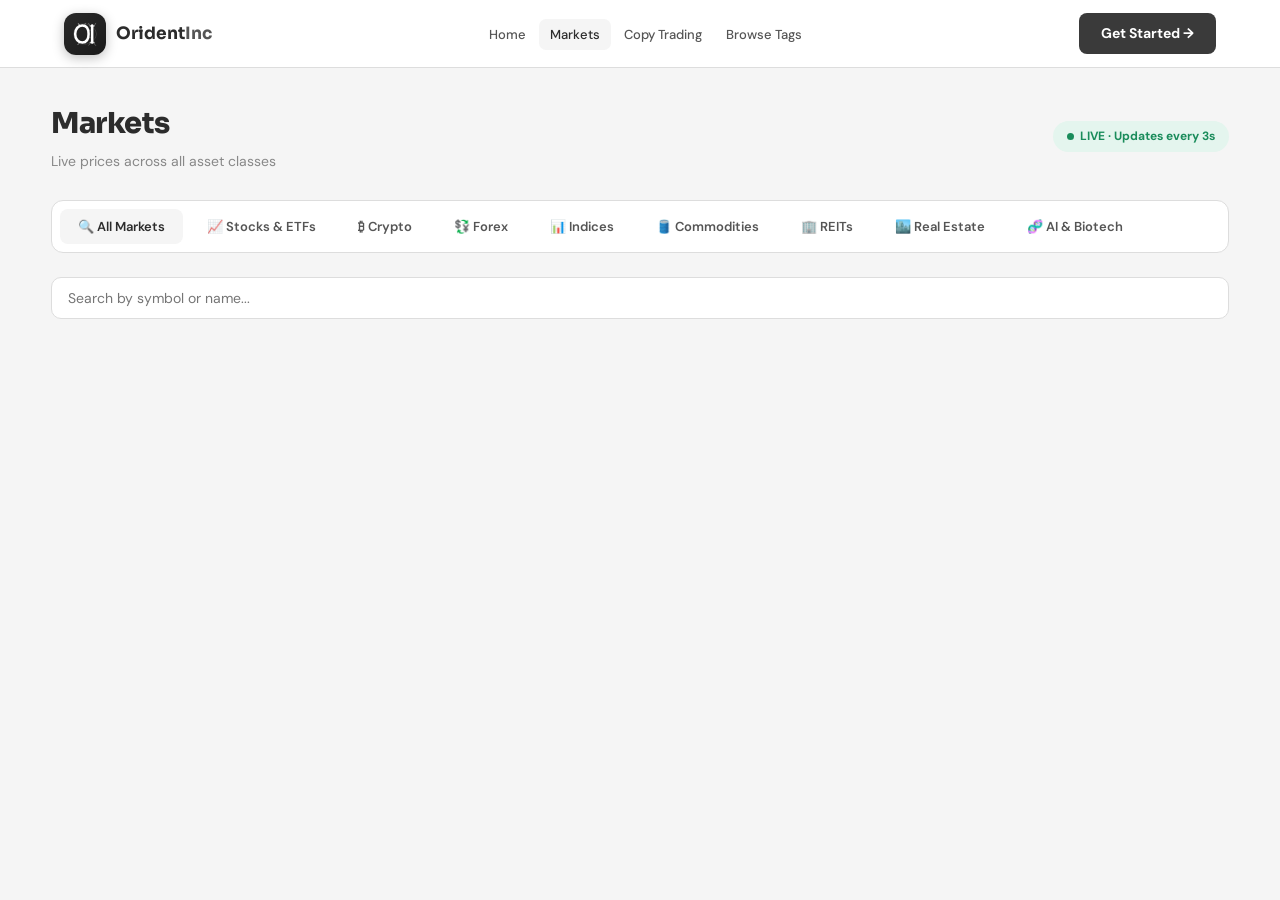
<file: Big Folder/Big Fold/markets.html>
<!DOCTYPE html><html lang="en"><head>
<meta charset="UTF-8"/><meta name="viewport" content="width=device-width,initial-scale=1.0"/>
<title>Markets — Orident Inc</title>
<link href="https://fonts.googleapis.com/css2?family=Sora:wght@300;400;500;600;700;800&family=DM+Sans:ital,wght@0,300;0,400;0,500;0,600;1,400&family=DM+Mono:wght@400;500&display=swap" rel="stylesheet"/>
<link rel="stylesheet" href="shared.css"/>
<style>
body{background:var(--surface);}
.markets-wrap{max-width:1300px;margin:0 auto;padding:100px 4% 60px;}
.markets-header{display:flex;align-items:center;justify-content:space-between;margin-bottom:28px;flex-wrap:wrap;gap:14px;}
.markets-header h1{font-family:'Sora',sans-serif;font-size:1.8rem;font-weight:800;color:var(--ink);letter-spacing:-0.5px;}
.live-badge{display:flex;align-items:center;gap:6px;background:var(--green2);color:var(--green);padding:6px 14px;border-radius:20px;font-size:12px;font-weight:700;}
.live-badge .dot{width:7px;height:7px;border-radius:50%;background:var(--green);animation:pulse 1.5s infinite;}
@keyframes pulse{0%,100%{opacity:1;}50%{opacity:.3;}}
.market-nav{display:flex;gap:6px;flex-wrap:wrap;margin-bottom:24px;background:white;border:1px solid var(--border);border-radius:12px;padding:8px;}
.mnav-btn{padding:9px 18px;border-radius:8px;border:none;background:transparent;color:var(--slate);font-family:'DM Sans',sans-serif;font-size:13px;font-weight:600;cursor:pointer;transition:all .2s;display:flex;align-items:center;gap:6px;}
.mnav-btn.active,.mnav-btn:hover{background:var(--surface);color:var(--ink);}
.search-bar{display:flex;gap:10px;margin-bottom:20px;}
.search-bar input{flex:1;padding:11px 16px;border:1.5px solid var(--border);border-radius:10px;font-family:'DM Sans',sans-serif;font-size:14px;outline:none;background:white;}
.search-bar input:focus{border-color:var(--ink);}
.market-table-wrap{background:white;border:1px solid var(--border);border-radius:var(--r);overflow:hidden;box-shadow:var(--shadow);}
.market-table{width:100%;border-collapse:collapse;}
.market-table th{font-size:11px;font-weight:700;color:var(--muted);letter-spacing:.8px;text-transform:uppercase;padding:14px 18px;border-bottom:1px solid var(--border);text-align:left;background:var(--surface);white-space:nowrap;}
.market-table td{padding:14px 18px;border-bottom:1px solid var(--border);font-size:14px;}
.market-table tr:last-child td{border-bottom:none;}
.market-table tr:hover td{background:var(--surface);cursor:pointer;}
.sym-cell{font-family:'DM Mono',monospace;font-weight:600;color:var(--ink);}
.name-cell{color:var(--ink);font-weight:500;}
.price-cell{font-family:'DM Mono',monospace;font-weight:700;color:var(--ink);}
.sector-tag{background:var(--surface);color:var(--muted);padding:3px 8px;border-radius:5px;font-size:11px;font-weight:600;}
.trade-btn{background:var(--surface);color:var(--ink);border:1px solid rgba(26,107,255,0.2);padding:6px 14px;border-radius:6px;font-size:12px;font-weight:700;cursor:pointer;font-family:'DM Sans',sans-serif;transition:all .2s;}
.trade-btn:hover{background:var(--blue);color:white;}
.re-section-inner{display:grid;grid-template-columns:repeat(auto-fill,minmax(280px,1fr));gap:16px;margin-top:8px;}
.re-idx-card{background:white;border:1px solid var(--border);border-radius:var(--r);padding:22px;transition:all .2s;cursor:pointer;}
.re-idx-card:hover{box-shadow:var(--shadow2);transform:translateY(-2px);border-color:var(--ink);}
.re-city-name{font-family:'Sora',sans-serif;font-size:16px;font-weight:700;color:var(--ink);margin-bottom:2px;}
.re-sub{font-size:12px;color:var(--muted);margin-bottom:14px;}
.re-sqft{font-family:'DM Mono',monospace;font-size:22px;font-weight:700;color:var(--ink);margin-bottom:4px;}
.re-sqft-lbl{font-size:11px;color:var(--muted);margin-bottom:12px;}
.re-row{display:flex;justify-content:space-between;align-items:center;}
.modal-trade .modal-box{max-width:400px;}
.trade-form-header{margin-bottom:20px;}
.trade-side-btns{display:flex;gap:8px;margin-bottom:20px;}
.side-btn{flex:1;padding:12px;border-radius:8px;border:2px solid var(--border);background:white;font-weight:700;font-size:14px;cursor:pointer;transition:all .2s;font-family:'DM Sans',sans-serif;}
.side-btn.buy.active{background:var(--green2);border-color:var(--green);color:var(--green);}
.side-btn.sell.active{background:var(--red2);border-color:var(--red);color:var(--red);}
.order-summary{background:var(--surface);border-radius:8px;padding:14px 16px;margin-bottom:18px;font-size:13px;}
.order-row{display:flex;justify-content:space-between;padding:4px 0;}
.order-row span:first-child{color:var(--muted);}
.order-row span:last-child{font-weight:600;color:var(--ink);}
</style>
</head><body>
<div id="toast-container"></div>
<nav class="orident-nav">
  <a href="index.html" class="nav-logo"><div class="nav-logo-mark"><svg viewBox="0 0 38 38" fill="none" xmlns="http://www.w3.org/2000/svg"><path d="M6 19 Q8 10 14 8 Q20 6 26 10 Q32 14 32 19 Q32 24 26 28 Q20 32 14 30 Q8 28 6 19Z" stroke="rgba(255,255,255,0.12)" stroke-width="1" fill="none"/><path d="M8 19 C8 13.5 11.5 9.5 16 9.5 C20.5 9.5 23 13 23 19 C23 25 20.5 28.5 16 28.5 C11.5 28.5 8 24.5 8 19Z" stroke="white" stroke-width="2.8" fill="none" stroke-linecap="round"/><path d="M13.5 10 C13 9 12.5 8 11.5 7.5" stroke="rgba(255,255,255,0.55)" stroke-width="1.2" stroke-linecap="round"/><path d="M18 9.6 C18.5 8.5 19 7.8 19.5 7" stroke="rgba(255,255,255,0.4)" stroke-width="0.9" stroke-linecap="round"/><path d="M13 28 C12.5 29.2 12 30 11 31" stroke="rgba(255,255,255,0.5)" stroke-width="1.1" stroke-linecap="round"/><path d="M27 9.5 L27 28.5" stroke="white" stroke-width="2.8" stroke-linecap="round"/><path d="M25 10 L29 10" stroke="rgba(255,255,255,0.65)" stroke-width="1.6" stroke-linecap="round"/><path d="M24.5 9.5 C24 8.5 23.5 8 23 7.2" stroke="rgba(255,255,255,0.35)" stroke-width="0.9" stroke-linecap="round"/><path d="M29.5 9.5 C30 8.5 30.5 8 31 7" stroke="rgba(255,255,255,0.35)" stroke-width="0.9" stroke-linecap="round"/><path d="M25 28.5 L29 28.5" stroke="rgba(255,255,255,0.65)" stroke-width="1.6" stroke-linecap="round"/><path d="M25 29 C24.5 30 24 30.8 23.2 31.5" stroke="rgba(255,255,255,0.35)" stroke-width="0.9" stroke-linecap="round"/><path d="M29 29 C29.5 30 30 31 30.8 31.8" stroke="rgba(255,255,255,0.35)" stroke-width="0.9" stroke-linecap="round"/><path d="M22 15 C24 14.5 26 14.8 27 15" stroke="rgba(255,255,255,0.2)" stroke-width="0.8" stroke-linecap="round"/><path d="M22 23 C24 23.2 26 23.1 27 23" stroke="rgba(255,255,255,0.2)" stroke-width="0.8" stroke-linecap="round"/></svg></div><span class="nav-logo-text">Orident<span>Inc</span></span></a>
    <ul class="nav-links">
    <li><a href="index.html">Home</a></li>
    <li><a href="markets.html" class="active">Markets</a></li>
    <li><a href="copy-trading.html">Copy Trading</a></li>
    <li><a href="browse-tags.html">Browse Tags</a></li>
  </ul>
    <div class="nav-right">
    <a href="login.html" class="btn-primary">Get Started →</a>
  </div>
</nav>

<!-- TRADE MODAL -->
<div class="modal-overlay modal-trade" id="trade-modal">
  <div class="modal-box">
    <div class="modal-head">
      <h3 id="trade-modal-title">Trade AAPL</h3>
      <button class="modal-close" onclick="closeTrade()">✕</button>
    </div>
    <div class="modal-body">
      <div class="trade-form-header">
        <div style="font-family:'DM Mono',monospace;font-size:22px;font-weight:700;color:var(--ink)" id="trade-price">$189.30</div>
        <div id="trade-badge" style="margin-top:4px;"></div>
      </div>
      <div class="trade-side-btns">
        <button class="side-btn buy active" id="btn-buy" onclick="setSide('buy')">▲ Buy</button>
        <button class="side-btn sell" id="btn-sell" onclick="setSide('sell')">▼ Sell</button>
      </div>
      <div class="form-group"><label>Amount (USD)</label><input type="number" id="trade-amount" placeholder="100.00" min="1" oninput="updateSummary()"/></div>
      <div class="order-summary">
        <div class="order-row"><span>Est. Units</span><span id="est-units">—</span></div>
        <div class="order-row"><span>Order Type</span><span>Market Order</span></div>
        <div class="order-row"><span>Fee</span><span>$0.00</span></div>
        <div class="order-row"><span style="font-weight:700;color:var(--ink)">Total</span><span id="est-total" style="font-weight:700;color:var(--ink)">—</span></div>
      </div>
      <button class="btn-primary" id="trade-confirm-btn" style="width:100%;justify-content:center;padding:14px;" onclick="confirmTrade()">Confirm Buy Order</button>
      <p style="font-size:12px;color:var(--muted);text-align:center;margin-top:10px;">You must be <a href="login.html" style="color:var(--ink);font-weight:700;">signed in</a> to place a live trade. <a href="login.html" style="color:var(--ink);font-weight:700;">Create account →</a></p>
    </div>
  </div>
</div>

<div class="markets-wrap">
  <div class="markets-header">
    <div>
      <h1>Markets</h1>
      <p style="font-size:14px;color:var(--muted);margin-top:4px;">Live prices across all asset classes</p>
    </div>
    <div class="live-badge"><div class="dot"></div>LIVE · Updates every 3s</div>
  </div>

  <div class="market-nav">
    <button class="mnav-btn active" onclick="setMarket('all',this)">🔍 All Markets</button>
    <button class="mnav-btn" onclick="setMarket('stocks',this)">📈 Stocks & ETFs</button>
    <button class="mnav-btn" onclick="setMarket('crypto',this)">₿ Crypto</button>
    <button class="mnav-btn" onclick="setMarket('forex',this)">💱 Forex</button>
    <button class="mnav-btn" onclick="setMarket('indices',this)">📊 Indices</button>
    <button class="mnav-btn" onclick="setMarket('commodities',this)">🛢️ Commodities</button>
    <button class="mnav-btn" onclick="setMarket('reits',this)">🏢 REITs</button>
    <button class="mnav-btn" onclick="setMarket('realestate',this)">🏙️ Real Estate</button>
    <button class="mnav-btn" onclick="setMarket('ai_biotech',this)">🧬 AI & Biotech</button>
  </div>

  <div class="search-bar">
    <input type="text" id="search-input" placeholder="Search by symbol or name..." oninput="renderTable()"/>
  </div>

  <div id="table-container"></div>
</div>

<script src="shared.js"></script>
<script>
let curMarket='all';
let tradeSym='',tradePrice=0,tradeSide='buy';

function setMarket(m,btn){
  curMarket=m;
  document.querySelectorAll('.mnav-btn').forEach(b=>b.classList.remove('active'));
  btn.classList.add('active');
  document.getElementById('search-input').value='';
  renderTable();
}

function getAllAssets(){
  var all=[];
  Object.keys(ASSETS).forEach(function(type){
    ASSETS[type].forEach(function(a){ all.push(Object.assign({},a,{_type:type})); });
  });
  return all;
}


function renderTable(){
  const q=document.getElementById('search-input').value.toLowerCase();
  const container=document.getElementById('table-container');
  if(curMarket==='realestate'){renderRETable(q,container);return;}
  var src = curMarket==='all' ? getAllAssets() : (ASSETS[curMarket]||[]);
  var arr = src.filter(function(a){
    if(!q) return true;
    return (a.sym||a.city||'').toLowerCase().includes(q)||
           (a.name||'').toLowerCase().includes(q)||
           (a.sector||'').toLowerCase().includes(q)||
           (a._type||'').toLowerCase().includes(q);
  });
  var total=arr.length;
  var rows=arr.map(function(a){
    var sym=a.sym||a.city||'';
    var nm=a.name||(a.city||'')+(a.state?', '+a.state:'');
    var price=a.price>100?'$'+fmt(a.price):'$'+fmt(a.price,4);
    var chg=a.chg||0;
    var chgColor=chg>=0?'var(--green)':'var(--red)';
    var chgStr=(chg>=0?'+':'')+fmt(chg,a.price>10?2:4);
    var sect=a.sector||a.type||a._type||curMarket;
    var safeSym=sym.replace(/'/g,"\\'");
    return '<tr onclick="openTrade(''+safeSym+'','+a.price+','+a.pct+')">'
      +'<td class="sym-cell"><div style="display:flex;align-items:center;gap:8px;"><div style="width:28px;height:28px;border-radius:6px;background:#f5f5f5;display:flex;align-items:center;justify-content:center;flex-shrink:0;">'+getAssetIcon(a.sym)+'</div><strong>'+sym+'</strong></div></td>'
      +'<td class="name-cell">'+nm+'</td>'
      +'<td class="price-cell">'+price+'</td>'
      +'<td style="font-family:'DM Mono',monospace;color:'+chgColor+'">'+chgStr+'</td>'
      +'<td>'+pctBadge(a.pct)+'</td>'
      +'<td><span class="sector-tag">'+sect+'</span></td>'
      +'<td><button class="trade-btn" onclick="event.stopPropagation();openTrade(''+safeSym+'','+a.price+','+a.pct+')">Trade</button></td>'
      +'</tr>';
  }).join('');
  container.innerHTML='<div class="market-table-wrap">'
    +'<div style="padding:10px 18px;background:var(--surface);border-bottom:1px solid var(--border);font-size:12px;color:var(--muted);font-weight:600;">'+total.toLocaleString()+' asset'+(total!==1?'s':'')+' available</div>'
    +'<table class="market-table"><thead><tr><th>Asset</th><th>Name</th><th>Price</th><th>Change</th><th>% Change</th><th>Type/Sector</th><th>Trade</th></tr></thead>'
    +'<tbody>'+rows+'</tbody></table></div>';
}

function renderRETable(q,container){
  const arr=ASSETS.realestate.filter(r=>r.city.toLowerCase().includes(q)||r.state.toLowerCase().includes(q));
  container.innerHTML=`<div class="re-section-inner">${arr.map(r=>`<div class="re-idx-card" onclick="openTrade('${r.city.replace(/ /g,'_')}',${r.price},${r.pct})">
    <div class="re-city-name">${r.city}</div>
    <div class="re-sub">${r.state} · Real Estate Price Index</div>
    <div class="re-sqft">$${fmt(r.price)}</div>
    <div class="re-sqft-lbl">Price per sq ft</div>
    <div class="re-row">${pctBadge(r.pct)}<span style="font-size:12px;color:var(--muted)">Vol ${r.vol}</span></div>
    <button class="btn-primary" style="width:100%;justify-content:center;margin-top:14px;text-decoration:none;display:block;text-align:center;padding:10px;">Trade Index</button>
  </div>`).join('')}</div>`;
}

renderTable();
document.addEventListener('prices:update',()=>{if(document.getElementById('table-container'))renderTable();});

function openTrade(sym,price,pct){
  tradeSym=sym;tradePrice=price;tradeSide='buy';
  document.getElementById('trade-modal-title').textContent='Trade '+sym;
  document.getElementById('trade-price').textContent='$'+fmt(price,price>100?2:4);
  document.getElementById('trade-badge').innerHTML=pctBadge(pct);
  document.getElementById('trade-amount').value='';
  document.getElementById('est-units').textContent='—';
  document.getElementById('est-total').textContent='—';
  document.getElementById('btn-buy').className='side-btn buy active';
  document.getElementById('btn-sell').className='side-btn sell';
  document.getElementById('trade-confirm-btn').textContent='Confirm Buy Order';
  document.getElementById('trade-confirm-btn').style.background='var(--blue)';
  document.getElementById('trade-modal').classList.add('open');
}
function closeTrade(){document.getElementById('trade-modal').classList.remove('open');}
function setSide(side){
  tradeSide=side;
  document.getElementById('btn-buy').className='side-btn buy'+(side==='buy'?' active':'');
  document.getElementById('btn-sell').className='side-btn sell'+(side==='sell'?' active':'');
  const btn=document.getElementById('trade-confirm-btn');
  btn.textContent=side==='buy'?'Confirm Buy Order':'Confirm Sell Order';
  btn.style.background=side==='buy'?'var(--blue)':'var(--red)';
  updateSummary();
}
function updateSummary(){
  const amt=parseFloat(document.getElementById('trade-amount').value)||0;
  if(!amt||!tradePrice){document.getElementById('est-units').textContent='—';document.getElementById('est-total').textContent='—';return;}
  const units=(amt/tradePrice).toFixed(6);
  document.getElementById('est-units').textContent=units;
  document.getElementById('est-total').textContent='$'+fmt(amt);
}
function confirmTrade(){
  if(!Auth.isLoggedIn()){showToast('Please sign in to trade','error','🔒');setTimeout(()=>window.location.href='login.html',1500);return;}
  const amt=parseFloat(document.getElementById('trade-amount').value)||0;
  if(!amt||amt<1){showToast('Enter an amount to trade','error','⚠️');return;}
  const u=Auth.currentUser;
  if(tradeSide==='buy'&&amt>u.balance){showToast('Insufficient balance. Please deposit funds.','error','💰');return;}
  if(tradeSide==='buy') Auth.updateUser({balance:u.balance-amt});
  closeTrade();
  showToast(`${tradeSide==='buy'?'Bought':'Sold'} $${fmt(amt)} of ${tradeSym}`,'success','✅');
}
document.getElementById('trade-modal').addEventListener('click',e=>{if(e.target===e.currentTarget)closeTrade();});
</script>
</body></html>
</file>
<file: Big Folder/Big Fold/shared.css>
/* ═══════════════════════════════════════════════
   ORIDENT INC — SHARED DESIGN SYSTEM
   ═══════════════════════════════════════════════ */
@import url('https://fonts.googleapis.com/css2?family=Sora:wght@300;400;500;600;700;800&family=DM+Sans:ital,wght@0,300;0,400;0,500;0,600;1,400&family=DM+Mono:wght@400;500&display=swap');

*,*::before,*::after{box-sizing:border-box;margin:0;padding:0;}
:root{
  --ink:#2C2C2C;
  --ink2:#3A3A3A;
  --ink3:#4A4A4A;
  --slate:#555555;
  --muted:#888888;
  --border:#DDDDDD;
  --surface:#F5F5F5;
  --surface2:#EBEBEB;
  --white:#FFFFFF;
  --blue:#2B2B2B;
  --blue2:#444444;
  --blue3:#EEEEEE;
  --green:#1A8C5B;
  --green2:#E4F5EE;
  --red:#D93025;
  --red2:#FDE8E6;
  --gold:#9A7000;
  --gold2:#FBF5E0;
  --purple:#5B3FBF;
  --purple2:#EDE8FF;
  --teal:#0E7490;
  --teal2:#E0F4FA;
  --accent:#4A4A4A;
  --accent2:#F0F0F0;
  --r:14px;
  --r2:10px;
  --shadow:0 2px 12px rgba(0,0,0,0.07);
  --shadow2:0 8px 40px rgba(0,0,0,0.10);
  --shadow3:0 20px 80px rgba(0,0,0,0.13);
}
html{scroll-behavior:smooth;font-size:16px;}
body{font-family:'DM Sans',sans-serif;color:var(--ink);background:var(--white);line-height:1.6;-webkit-font-smoothing:antialiased;}

/* ── NAV ── */
.orident-nav{
  position:fixed;top:0;width:100%;z-index:500;
  background:rgba(255,255,255,0.96);backdrop-filter:blur(16px);
  border-bottom:1px solid var(--border);
  display:flex;align-items:center;justify-content:space-between;
  padding:0 5%;height:68px;
}
.nav-logo{display:flex;align-items:center;gap:10px;text-decoration:none;}
.nav-logo-mark{
  width:42px;height:42px;border-radius:12px;
  background:linear-gradient(135deg,#2A2A2A,#1A1A1A);
  display:flex;align-items:center;justify-content:center;
  overflow:hidden;
  box-shadow:0 3px 12px rgba(0,0,0,0.25);
}
.nav-logo-mark svg{width:34px;height:34px;}
.nav-logo-text{font-family:'Sora',sans-serif;font-weight:700;font-size:17px;color:var(--ink);}
.nav-logo-text span{color:#555;}
.nav-links{display:flex;align-items:center;gap:2px;list-style:none;}
.nav-links a{color:var(--slate);text-decoration:none;font-size:13px;font-weight:500;padding:7px 11px;border-radius:7px;transition:all .2s;white-space:nowrap;}
.nav-links a:hover,.nav-links a.active{background:var(--surface);color:var(--ink);}
.nav-right{display:flex;align-items:center;gap:10px;}
.btn-ghost{background:none;border:1.5px solid var(--border);color:var(--ink);padding:9px 20px;border-radius:8px;font-family:'DM Sans',sans-serif;font-size:14px;font-weight:600;cursor:pointer;text-decoration:none;transition:all .2s;display:inline-flex;align-items:center;}
.btn-ghost:hover{border-color:var(--ink);color:var(--ink);}
.btn-primary{background:#3A3A3A;color:white;padding:9px 22px;border-radius:8px;font-family:'DM Sans',sans-serif;font-size:14px;font-weight:700;cursor:pointer;text-decoration:none;border:none;transition:all .2s;display:inline-flex;align-items:center;gap:6px;}
.btn-primary:hover{background:#333;transform:translateY(-1px);box-shadow:0 6px 20px rgba(0,0,0,0.25);}
.btn-green{background:var(--green);color:white;padding:9px 22px;border-radius:8px;font-family:'DM Sans',sans-serif;font-size:14px;font-weight:700;cursor:pointer;text-decoration:none;border:none;transition:all .2s;}
.btn-green:hover{background:#156B47;transform:translateY(-1px);}

/* ── BADGES ── */
.badge{display:inline-flex;align-items:center;gap:5px;padding:4px 10px;border-radius:20px;font-size:12px;font-weight:600;}
.badge-up{background:var(--green2);color:var(--green);}
.badge-down{background:var(--red2);color:var(--red);}
.badge-blue{background:var(--surface2);color:var(--ink2);}
.badge-gold{background:var(--gold2);color:var(--gold);}
.badge-purple{background:var(--purple2);color:var(--purple);}

/* ── CARDS ── */
.card{background:var(--white);border:1px solid var(--border);border-radius:var(--r);padding:24px;box-shadow:var(--shadow);}
.card:hover{box-shadow:var(--shadow2);}

/* ── TICKER TAPE ── */
.ticker-wrap{background:#3A3A3A;overflow:hidden;padding:10px 0;position:relative;}
.ticker-inner{display:flex;gap:0;white-space:nowrap;animation:ticker 60s linear infinite;}
.ticker-inner:hover{animation-play-state:paused;}
.ticker-item{display:inline-flex;align-items:center;gap:8px;padding:0 28px;font-family:'DM Mono',monospace;font-size:12px;color:rgba(255,255,255,0.75);}
.ticker-item .sym{color:white;font-weight:500;}
.ticker-item .up{color:#00C27A;}
.ticker-item .dn{color:#F03A47;}
.ticker-sep{color:rgba(255,255,255,0.2);padding:0 4px;}
@keyframes ticker{0%{transform:translateX(0);}100%{transform:translateX(-50%);}}

/* ── INPUTS ── */
.form-group{margin-bottom:18px;}
.form-group label{display:block;font-size:12px;font-weight:600;color:var(--ink2);letter-spacing:0.3px;margin-bottom:7px;text-transform:uppercase;}
.form-group input,.form-group select,.form-group textarea{width:100%;padding:13px 16px;border:1.5px solid var(--border);border-radius:var(--r2);font-family:'DM Sans',sans-serif;font-size:14px;color:var(--ink);background:var(--white);outline:none;transition:border-color .2s,box-shadow .2s;}
.form-group input:focus,.form-group select:focus{border-color:var(--ink);box-shadow:0 0 0 3px rgba(0,0,0,0.08);}
.form-group select{appearance:none;background-image:url("data:image/svg+xml,%3Csvg xmlns='http://www.w3.org/2000/svg' width='12' height='8'%3E%3Cpath d='M1 1l5 5 5-5' stroke='%234A5C74' stroke-width='1.5' fill='none'/%3E%3C/svg%3E");background-repeat:no-repeat;background-position:right 14px center;padding-right:38px;}

/* ── ALERTS / TOASTS ── */
#toast-container{position:fixed;bottom:24px;right:24px;z-index:9999;display:flex;flex-direction:column;gap:10px;pointer-events:none;}
.toast{background:#3A3A3A;color:white;padding:14px 18px;border-radius:10px;font-size:13px;font-weight:500;box-shadow:0 8px 32px rgba(0,0,0,0.25);display:flex;align-items:center;gap:10px;pointer-events:all;max-width:320px;animation:toast-in .3s ease;border-left:4px solid #888;}
.toast.success{border-left-color:var(--green);}
.toast.error{border-left-color:var(--red);}
.toast-close{margin-left:auto;background:none;border:none;color:rgba(255,255,255,0.4);cursor:pointer;font-size:16px;}
@keyframes toast-in{from{opacity:0;transform:translateX(30px);}to{opacity:1;transform:translateX(0);}}

/* ── TABLES ── */
.data-table{width:100%;border-collapse:collapse;}
.data-table th{font-size:11px;font-weight:700;color:var(--muted);letter-spacing:0.8px;text-transform:uppercase;padding:12px 16px;border-bottom:1px solid var(--border);text-align:left;background:var(--surface);}
.data-table td{padding:14px 16px;border-bottom:1px solid var(--border);font-size:14px;color:var(--ink);}
.data-table tr:hover td{background:var(--surface);}
.data-table tr:last-child td{border-bottom:none;}

/* ── SPARKLINE ── */
.sparkline{display:inline-block;vertical-align:middle;}

/* ── MODAL ── */
.modal-overlay{display:none;position:fixed;inset:0;background:rgba(11,17,32,0.6);backdrop-filter:blur(4px);z-index:8000;align-items:center;justify-content:center;}
.modal-overlay.open{display:flex;}
.modal-box{background:white;border-radius:var(--r);box-shadow:var(--shadow3);width:90%;max-width:480px;max-height:90vh;overflow-y:auto;position:relative;}
.modal-head{padding:24px 28px;border-bottom:1px solid var(--border);display:flex;align-items:center;justify-content:space-between;}
.modal-head h3{font-family:'Sora',sans-serif;font-size:18px;font-weight:700;color:var(--ink);}
.modal-close{background:none;border:none;font-size:20px;cursor:pointer;color:var(--muted);padding:4px;}
.modal-body{padding:28px;}

/* ── SIDEBAR ── */
.app-layout{display:grid;grid-template-columns:240px 1fr;min-height:100vh;padding-top:68px;}
.sidebar{background:var(--white);border-right:1px solid var(--border);padding:24px 0;position:sticky;top:68px;height:calc(100vh - 68px);overflow-y:auto;}
.sidebar-section{padding:0 16px;margin-bottom:8px;}
.sidebar-label{font-size:10px;font-weight:700;color:var(--muted);letter-spacing:1.5px;text-transform:uppercase;padding:16px 12px 8px;}
.sidebar-item{display:flex;align-items:center;gap:10px;padding:10px 12px;border-radius:8px;color:var(--slate);text-decoration:none;font-size:14px;font-weight:500;transition:all .2s;margin-bottom:2px;cursor:pointer;}
.sidebar-item:hover{background:var(--surface);color:var(--ink);}
.sidebar-item.active{background:var(--surface2);color:var(--ink);font-weight:600;}
.sidebar-item .icon{width:18px;text-align:center;font-size:16px;}
.sidebar-badge{margin-left:auto;background:var(--red);color:white;border-radius:10px;padding:2px 7px;font-size:10px;font-weight:700;}

/* ── RESPONSIVE ── */
@media(max-width:1024px){.app-layout{grid-template-columns:1fr;}}
@media(max-width:768px){.orident-nav .nav-links{display:none;}.orident-nav .btn-ghost{display:none;}}
</file>
